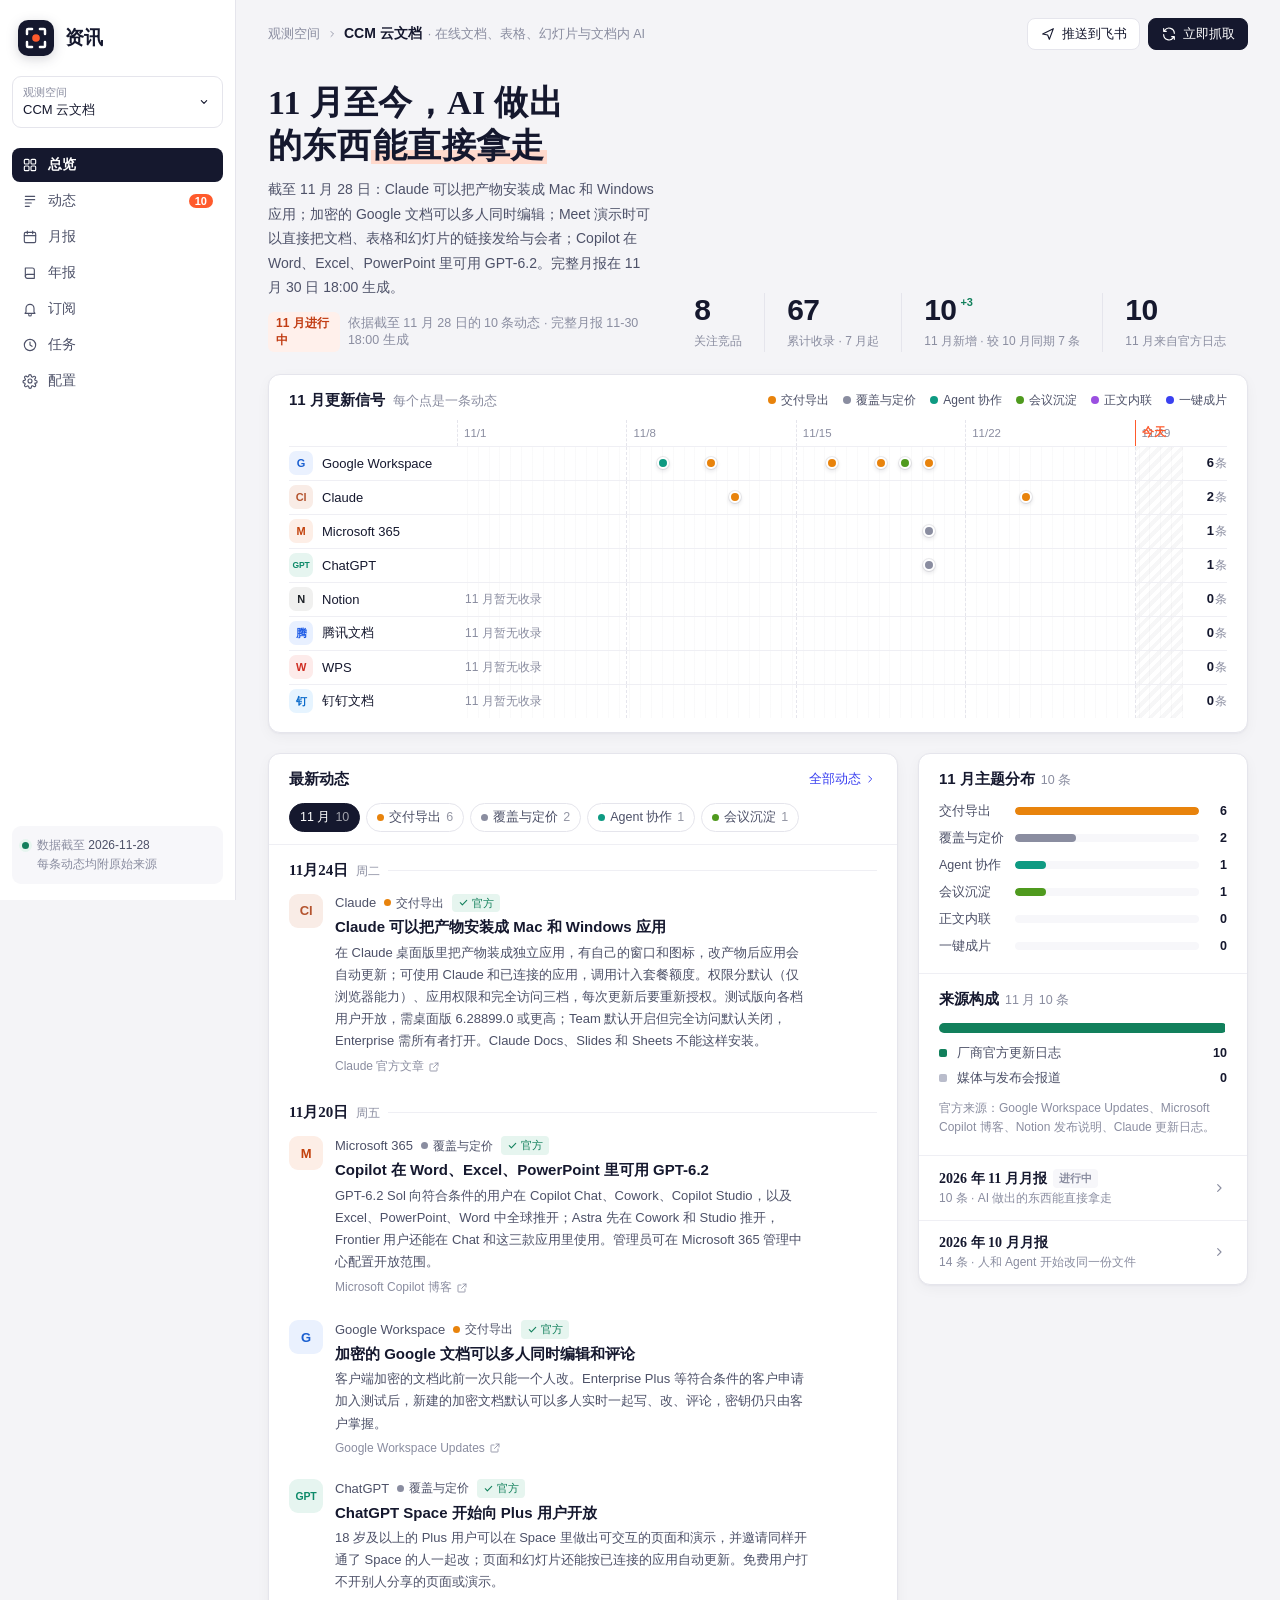
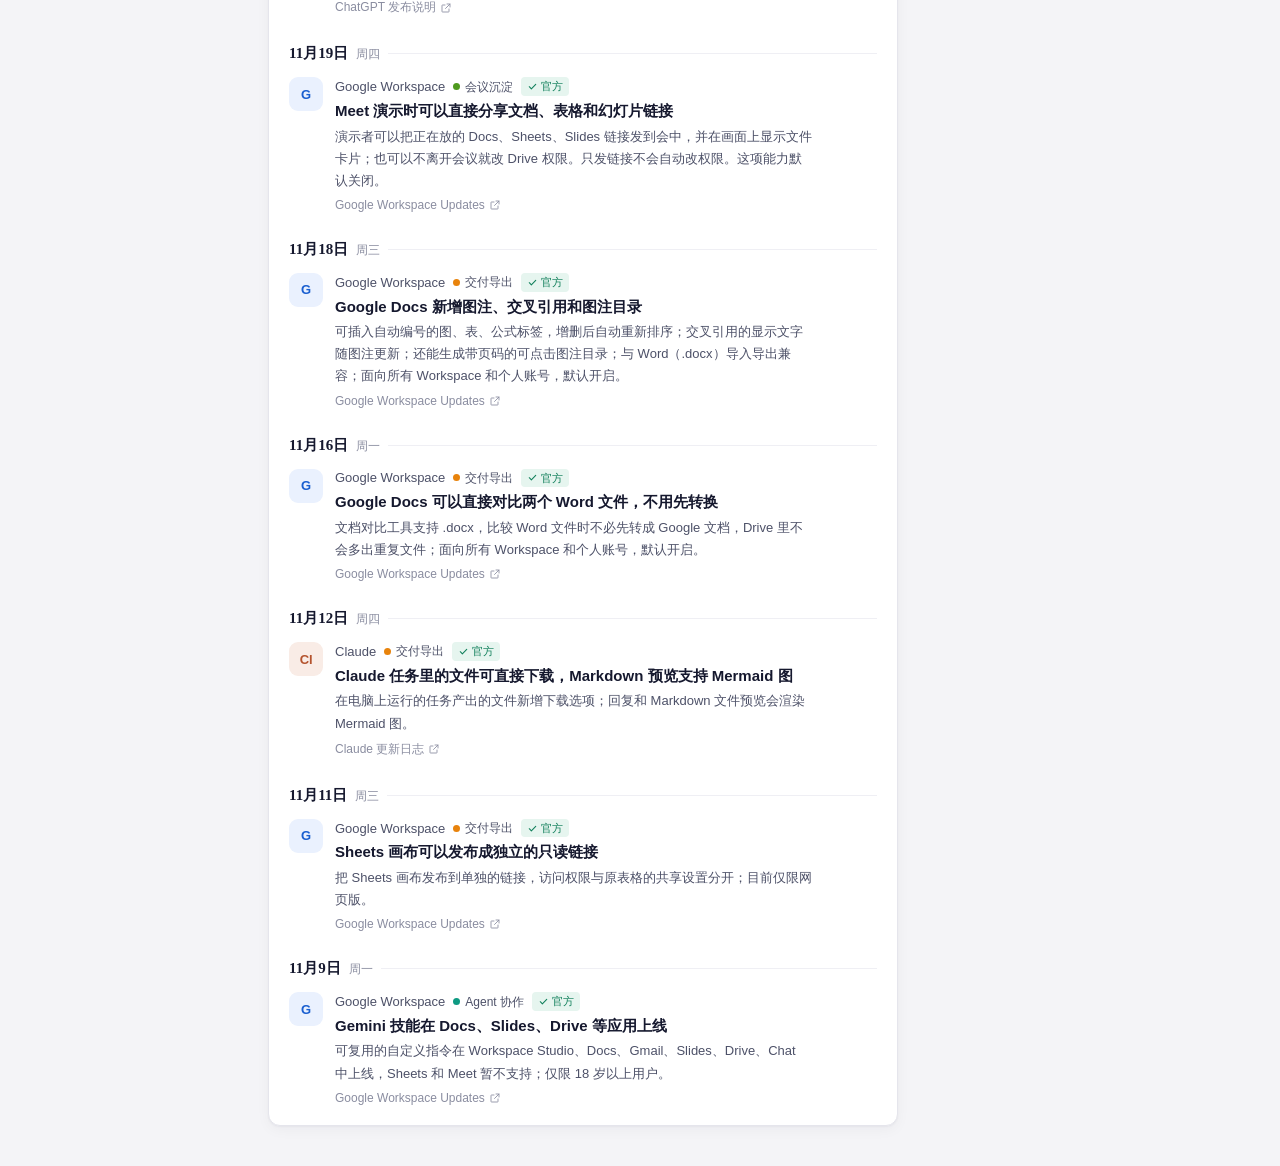
<file: index.html>
<!doctype html>
<html lang="zh-CN">
<head>
<meta charset="utf-8">
<meta name="viewport" content="width=device-width, initial-scale=1">
<title>资讯 · 总览</title>
<link rel="icon" href="data:image/svg+xml,%3Csvg xmlns='http://www.w3.org/2000/svg' viewBox='0 0 32 32'%3E%3Crect width='32' height='32' rx='9' fill='%2315182e'/%3E%3Cpath d='M8 12.5V9a1 1 0 0 1 1-1h3.5M19.5 8H23a1 1 0 0 1 1 1v3.5M24 19.5V23a1 1 0 0 1-1 1h-3.5M12.5 24H9a1 1 0 0 1-1-1v-3.5' fill='none' stroke='%23fff' stroke-width='2.2' stroke-linecap='round'/%3E%3Ccircle cx='16' cy='16' r='3.4' fill='%23ff5a2c'/%3E%3C/svg%3E">
<link rel="stylesheet" href="shared.css">
</head>
<!-- 版式与 竞品观测-总览.html 原稿一致；数据换成 10 月（最近完整月），全部来自 data.js 的真实收录 -->
<body>
<div class="app">
  <aside class="side"></aside>

  <main class="main">
    <header class="top">
      <div class="crumb">观测空间 <svg class="i" style="width:12px;height:12px"><use href="#i-right"/></svg> <b>CCM 云文档</b><span>· 在线文档、表格、幻灯片与文档内 AI</span></div>
      <div class="actions">
        <button class="btn" id="btn-push"><svg class="i"><use href="#i-send"/></svg>推送到飞书</button>
        <button class="btn primary" id="btn-crawl"><svg class="i"><use href="#i-refresh"/></svg>立即抓取</button>
      </div>
    </header>

    <div class="content">
      <section class="hero" aria-label="本月结论">
        <div>
          <h1 id="h1"></h1>
          <p id="lead"></p>
          <div class="hero-meta"><span class="chip" id="chip"></span><span id="hero-meta"></span></div>
        </div>
        <div class="kpis" id="kpis"></div>
      </section>

      <section class="panel" aria-label="竞品更新信号">
        <div class="panel-head">
          <h2 id="tl-title"><small>每个点是一条动态</small></h2>
          <div class="legend" id="legend"></div>
        </div>
        <div class="tl" id="timeline"></div>
      </section>

      <div class="cols">
        <section class="panel" aria-label="最新动态">
          <div class="panel-head">
            <h2>最新动态</h2>
            <a class="link" href="feed.html">全部动态<svg class="i" style="width:14px;height:14px"><use href="#i-right"/></svg></a>
          </div>
          <div class="tabs" role="tablist" id="tabs"></div>
          <div id="feed"></div>
          <div style="height:8px"></div>
        </section>

        <div class="aside">
          <section class="panel" aria-label="主题分布与来源">
            <div class="block">
              <div class="block-title"><h2 id="bars-title"></h2></div>
              <div class="bars" id="bars"></div>
            </div>
            <div class="block">
              <div class="block-title"><h2 id="src-title"></h2></div>
              <div class="stack" aria-hidden="true" id="stack"></div>
              <div class="src-list" id="src-list"></div>
              <p class="note" id="src-note"></p>
            </div>
            <div id="reports"></div>
          </section>
        </div>
      </div>
    </div>
  </main>
</div>

<script src="data.js"></script>
<script src="data-b2b.js"></script>
<script src="data-news.js"></script>
<script src="spaces.js"></script>
<script src="shell.js"></script>
<script>
const { SP, D, P, ORDER, T, U, esc, inMonth, feedHTML, logoHTML, toast, busy, pushDialog } = CW;
document.getElementById('src-note').textContent = SP.srcNote;
CW.side('index');

/* 首页展示最新的月份（11 月，进行中）；和上个月比同期（1 日到今天），不拿半个月比整月 */
const M = D.MONTHS[0], R = D.REPORT[M], LIVE = !!R.partial;
const TODAY = +D.NOW.slice(8), LAST = new Date(2026, M, 0).getDate();
const idx = inMonth(M), prevAll = inMonth(M - 1);
const prev = LIVE ? prevAll.filter(i => +U[i][0].slice(3) <= TODAY) : prevAll;
const off = idx.filter(i => U[i][3] === 'off').length;
const delta = idx.length - prev.length;

document.getElementById('h1').innerHTML = R.h1;
document.getElementById('lead').textContent = R.lead;
document.getElementById('chip').textContent = LIVE ? `${M} 月进行中` : `${M} 月月报结论`;
document.getElementById('hero-meta').textContent = LIVE ? `依据截至 ${M} 月 ${TODAY} 日的 ${idx.length} 条动态 · 完整月报 ${M}-${LAST} 18:00 生成` : `依据 ${idx.length} 条动态 · 2026-${M}-${LAST} 生成`;
document.getElementById('kpis').innerHTML = `
  <div class="kpi"><div class="kpi-value num">${ORDER.length}</div><div class="kpi-label">关注竞品</div></div>
  <div class="kpi"><div class="kpi-value num">${U.length}</div><div class="kpi-label">累计收录 · 7 月起</div></div>
  <div class="kpi"><div class="kpi-value num">${idx.length}<sup${delta < 0 ? ' class="down"' : ''}>${delta > 0 ? '+' : delta < 0 ? '−' : '±'}${Math.abs(delta)}</sup></div><div class="kpi-label">${M} 月新增 · 较 ${M - 1} 月${LIVE ? '同期' : ''} ${prev.length} 条</div></div>
  <div class="kpi"><div class="kpi-value num">${off}</div><div class="kpi-label">${M} 月来自官方日志</div></div>`;

/* 图例与主题计数：按当月条数排序 */
const tCount = t => idx.filter(i => U[i][2] === t).length;
const themes = Object.keys(T).sort((a, b) => tCount(b) - tCount(a));
document.getElementById('legend').innerHTML = themes.map(t => `<span><i style="background:${T[t][1]}"></i>${T[t][0]}</span>`).join('');

/* ---------- 信号时间轴：当月 1 日 – 月末 ---------- */
document.getElementById('tl-title').insertAdjacentText('afterbegin', `${M} 月更新信号`);
const SPAN = new Date(2026, M, 0).getDate(), START = new Date(2026, M - 1, 1);
const pos = d => { const [m, day] = d.split('-').map(Number); return ((new Date(2026, m - 1, day) - START) / 864e5 + .5) / SPAN * 100; };
const pad = n => String(n).padStart(2, '0');
const weeks = [1, 8, 15, 22, 29].map(d => `${pad(M)}-${pad(d)}`);
/* 进行中的月份：今天以后的部分淡化，并标出「今天」 */
const restL = LIVE ? pos(`${pad(M)}-${pad(TODAY)}`) + .5 / SPAN * 100 : 100;
const rest = LIVE ? `<div class="tl-rest" style="left:${restL}%"></div>` : '';
const order = [...ORDER].sort((a, b) => idx.filter(i => U[i][1] === b).length - idx.filter(i => U[i][1] === a).length);
let tl = `<div class="tl-axis"><div></div><div class="tl-track">
  ${weeks.map(w => `<div class="tl-month" style="left:${pos(w) - .5 / SPAN * 100}%">${+w.slice(0, 2)}/${+w.slice(3)}</div>`).join('')}${LIVE ? `<div class="tl-today" style="left:${restL}%">今天</div>` : ''}
</div><div></div></div>`;
for (const p of order) {
  const items = idx.filter(i => U[i][1] === p);
  let dots = rest + weeks.slice(1).map(w => `<div class="tl-grid" style="left:${pos(w) - .5 / SPAN * 100}%"></div>`).join('');
  if (!items.length) dots += `<span class="tl-empty">${M} 月${LIVE ? '暂' : ''}无收录</span>`;
  const seen = {};
  for (const i of items) {
    const [d, , t, , title] = U[i];
    const n = seen[d] = (seen[d] || 0) + 1, same = items.filter(j => U[j][0] === d).length;
    const dy = (n - 1) * 9 - (same - 1) * 4.5;
    dots += `<a class="dot${pos(d) > 60 ? ' tip-r' : ''}" href="detail.html#u${i}" style="left:${pos(d)}%;top:calc(50% + ${dy}px);background:${T[t][1]}" data-tip="${esc(`${+d.slice(0, 2)}/${+d.slice(3)} ${title}`)}" aria-label="${esc(title)}"></a>`;
  }
  tl += `<div class="tl-row">
    <div class="tl-name"><div class="logo sm ${P[p].cls}">${P[p].mark}</div><span>${P[p].name}</span></div>
    <div class="tl-track">${dots}</div>
    <div class="tl-count num">${items.length}<small>条</small></div>
  </div>`;
}
document.getElementById('timeline').innerHTML = tl;

/* ---------- 最新动态：按主题筛选 ---------- */
const tabs = document.getElementById('tabs');
tabs.innerHTML = `<span class="tab on" role="tab" tabindex="0" aria-selected="true" data-t="">${M} 月<span class="num">${idx.length}</span></span>` +
  themes.filter(tCount).map(t => `<span class="tab" role="tab" tabindex="0" aria-selected="false" data-t="${t}"><i style="background:${T[t][1]}"></i>${T[t][0]}<span class="num">${tCount(t)}</span></span>`).join('');
const renderFeed = t => { document.getElementById('feed').innerHTML = feedHTML(idx.filter(i => !t || U[i][2] === t)); };
const pick = el => { tabs.querySelectorAll('.tab').forEach(x => { x.classList.toggle('on', x === el); x.setAttribute('aria-selected', x === el); }); renderFeed(el.dataset.t); };
tabs.addEventListener('click', e => { const el = e.target.closest('.tab'); if (el) pick(el); });
tabs.addEventListener('keydown', e => { const el = e.target.closest('.tab'); if (el && (e.key === 'Enter' || e.key === ' ')) { e.preventDefault(); pick(el); } });
renderFeed('');

/* ---------- 右栏 ---------- */
const max = Math.max(...themes.map(tCount));
document.getElementById('bars-title').innerHTML = `${M} 月主题分布<small>${idx.length} 条</small>`;
document.getElementById('bars').innerHTML = themes.map(t => `
  <div class="bar"><span>${T[t][0]}</span><div class="bar-track"><div class="bar-fill" style="width:${tCount(t) / max * 100}%;background:${T[t][1]}"></div></div><span class="num">${tCount(t)}</span></div>`).join('');
document.getElementById('src-title').innerHTML = `来源构成<small>${M} 月 ${idx.length} 条</small>`;
document.getElementById('stack').innerHTML = `<span style="flex:${off};background:var(--ok)"></span><span style="flex:${idx.length - off};background:#b9bccb"></span>`;
document.getElementById('src-list').innerHTML = `
  <div><i style="background:var(--ok)"></i>厂商官方更新日志<b class="num">${off}</b></div>
  <div><i style="background:#b9bccb"></i>媒体与发布会报道<b class="num">${idx.length - off}</b></div>`;
const strip = h => h.replace(/<[^>]+>/g, '').replace(/^\d+ 月[^，]*，/, '');
document.getElementById('reports').innerHTML = [M, M - 1].map(m => `
  <a class="report-link" href="monthly.html#m${m}"><span><span class="serif">2026 年 ${m} 月月报${D.REPORT[m].partial ? '<span class="kind" style="margin-left:6px;vertical-align:1px">进行中</span>' : ''}</span><small>${inMonth(m).length} 条 · ${strip(D.REPORT[m].h1)}</small></span><svg class="i" style="color:var(--ink-3)"><use href="#i-right"/></svg></a>`).join('');

/* ---------- 顶栏按钮 ---------- */
document.getElementById('btn-push').onclick = () => pushDialog(`${M} 月${LIVE ? '进展' : '月报'} · ${strip(R.h1)}`);
document.getElementById('btn-crawl').onclick = e => busy(e.currentTarget, '抓取中…', 1600, () => toast(`抓取完成：${SP.SRC.length} 个来源都没有新动态`));
</script>
</body>
</html>
</file>
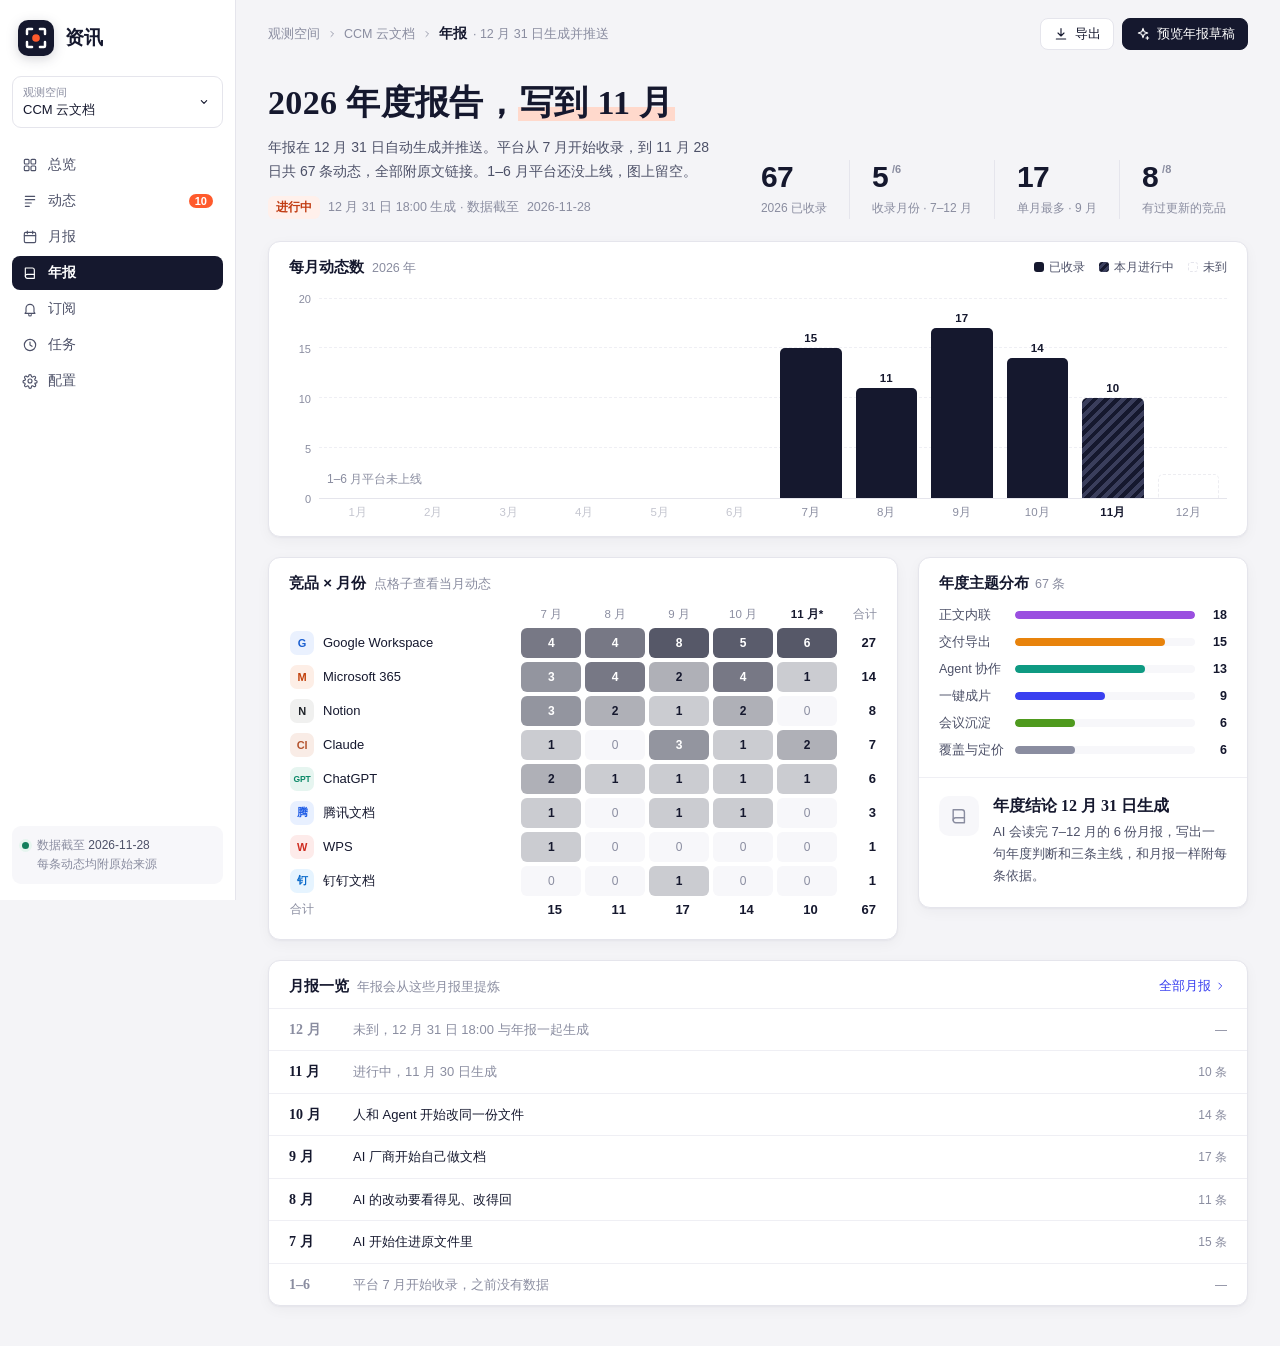
<file: annual.html>
<!doctype html>
<html lang="zh-CN">
<head>
<meta charset="utf-8">
<meta name="viewport" content="width=device-width, initial-scale=1">
<title>资讯 · 年报</title>
<link rel="icon" href="data:image/svg+xml,%3Csvg xmlns='http://www.w3.org/2000/svg' viewBox='0 0 32 32'%3E%3Crect width='32' height='32' rx='9' fill='%2315182e'/%3E%3Cpath d='M8 12.5V9a1 1 0 0 1 1-1h3.5M19.5 8H23a1 1 0 0 1 1 1v3.5M24 19.5V23a1 1 0 0 1-1 1h-3.5M12.5 24H9a1 1 0 0 1-1-1v-3.5' fill='none' stroke='%23fff' stroke-width='2.2' stroke-linecap='round'/%3E%3Ccircle cx='16' cy='16' r='3.4' fill='%23ff5a2c'/%3E%3C/svg%3E">
<link rel="stylesheet" href="shared.css">
<style>
  .cc-bar.partial { background: repeating-linear-gradient(135deg, var(--brand) 0 4px, #3a3e5c 4px 8px); }
  .cc-empty { position: absolute; left: 8px; bottom: 10px; font-size: 12px; color: var(--ink-3); }
  .heat td.c { cursor: pointer; }
  .heat td.c:hover { box-shadow: inset 0 0 0 2px var(--accent); }
</style>
</head>
<!-- 数据全部来自 data.js：2026-07-01 起真实收录，截至 2026-11-15。1–6 月平台尚未开始收录，不放任何数字。 -->
<body>
<div class="app">
  <aside class="side"></aside>

  <main class="main">
    <header class="top">
      <div class="crumb">观测空间 <svg class="i" style="width:12px;height:12px"><use href="#i-right"/></svg> <a href="index.html">CCM 云文档</a> <svg class="i" style="width:12px;height:12px"><use href="#i-right"/></svg> <b>年报</b><span>· 12 月 31 日生成并推送</span></div>
      <div class="actions">
        <button class="btn" id="btn-export"><svg class="i"><use href="#i-download"/></svg>导出</button>
        <button class="btn primary" id="btn-draft"><svg class="i"><use href="#i-spark"/></svg>预览年报草稿</button>
      </div>
    </header>

    <div class="content">
      <section class="hero" aria-label="年度概况">
        <div>
          <h1>2026 年度报告，<mark>写到 11 月</mark></h1>
          <p id="lead"></p>
          <div class="hero-meta"><span class="chip">进行中</span>12 月 31 日 18:00 生成 · 数据截至 <span id="now"></span></div>
        </div>
        <div class="kpis" id="kpis"></div>
      </section>

      <section class="panel" aria-label="每月动态数">
        <div class="panel-head">
          <h2>每月动态数<small>2026 年</small></h2>
          <div class="cc-key">
            <span><i style="background:var(--brand)"></i>已收录</span>
            <span><i style="background:repeating-linear-gradient(135deg,var(--brand) 0 3px,#3a3e5c 3px 6px)"></i>本月进行中</span>
            <span><i style="border:1px dashed var(--line)"></i>未到</span>
          </div>
        </div>
        <div class="cc">
          <div class="cc-y" id="cc-y"></div>
          <div class="cc-plot" id="cc-plot"></div>
        </div>
        <div class="cc-xwrap"><div></div><div class="cc-x" id="cc-x"></div></div>
      </section>

      <div class="cols">
        <section class="panel" aria-label="竞品 × 月份">
          <div class="panel-head">
            <h2>竞品 × 月份<small>点格子查看当月动态</small></h2>
          </div>
          <div class="heat"><table id="heat"></table></div>
        </section>

        <div class="aside">
          <section class="panel" aria-label="年度主题与结论">
            <div class="block">
              <div class="block-title"><h2 id="topics-title"></h2></div>
              <div class="bars" id="topics"></div>
            </div>
            <div class="pending" style="border-top:1px solid var(--line-soft)">
              <div class="pending-ico"><svg class="i" style="width:20px;height:20px"><use href="#i-book"/></svg></div>
              <div>
                <h3>年度结论 12 月 31 日生成</h3>
                <p>AI 会读完 7–12 月的 6 份月报，写出一句年度判断和三条主线，和月报一样附每条依据。</p>
              </div>
            </div>
          </section>
        </div>
      </div>

      <section class="panel" aria-label="月报一览">
        <div class="panel-head" style="padding-bottom:12px">
          <h2>月报一览<small>年报会从这些月报里提炼</small></h2>
          <a class="link" href="monthly.html">全部月报<svg class="i" style="width:14px;height:14px"><use href="#i-right"/></svg></a>
        </div>
        <div class="miles" id="miles"></div>
      </section>
    </div>
  </main>
</div>

<script src="data.js"></script>
<script src="data-b2b.js"></script>
<script src="data-news.js"></script>
<script src="spaces.js"></script>
<script src="shell.js"></script>
<script>
const { D, P, ORDER, T, U, esc, inMonth, logoHTML, modal, toast, busy } = CW;
CW.side('annual');

const NOWM = CW.CUR, COLLECTED = D.MONTHS.slice().reverse();
document.getElementById('now').textContent = D.NOW;
const cnt = m => inMonth(m).length;
const total = U.length, full = [7, 8, 9, 10];
const peak = full.reduce((a, m) => cnt(m) > cnt(a) ? m : a, 7);

document.getElementById('lead').textContent = `年报在 12 月 31 日自动生成并推送。平台从 7 月开始收录，到 ${NOWM} 月 ${CW.DAY} 日共 ${total} 条动态，全部附原文链接。1–6 月平台还没上线，图上留空。`;
document.getElementById('kpis').innerHTML = `
  <div class="kpi"><div class="kpi-value num">${total}</div><div class="kpi-label">2026 已收录</div></div>
  <div class="kpi"><div class="kpi-value num">${COLLECTED.length}<sup class="down">/6</sup></div><div class="kpi-label">收录月份 · 7–12 月</div></div>
  <div class="kpi"><div class="kpi-value num">${cnt(peak)}</div><div class="kpi-label">单月最多 · ${peak} 月</div></div>
  <div class="kpi"><div class="kpi-value num">${new Set(U.map(u => u[1])).size}<sup class="down">/${ORDER.length}</sup></div><div class="kpi-label">有过更新的竞品</div></div>`;

/* ---------- 柱状图 ---------- */
/* 纵轴按当前空间最多的月份取整到 5 */
const YMAX = Math.max(20, Math.ceil(Math.max(...COLLECTED.map(cnt)) / 5) * 5), TICKS = Array.from({ length: YMAX / 5 + 1 }, (_, k) => k * 5);
document.getElementById('cc-y').innerHTML = TICKS.map(v => `<span class="num" style="bottom:${v / YMAX * 100}%">${v}</span>`).join('');
document.getElementById('cc-plot').innerHTML =
  TICKS.slice(1).map(v => `<div class="cc-line" style="bottom:${v / YMAX * 100}%"></div>`).join('') +
  `<div class="cc-bars">${Array.from({ length: 12 }, (_, k) => { const m = k + 1;
    if (m < 7) return '<div></div>';
    if (m > NOWM) return `<div class="cc-bar future" style="height:12%" title="${m} 月未到"></div>`;
    const v = cnt(m);
    return `<a class="cc-bar${m === NOWM ? ' partial' : ''}" href="monthly.html#m${m}" style="height:${v / YMAX * 100}%" title="${m} 月 ${v} 条${m === NOWM ? '（截至 ${CW.DAY} 日）' : ''}" aria-label="${m} 月 ${v} 条"><span class="cc-val num">${v}</span></a>`; }).join('')}</div>` +
  `<span class="cc-empty">1–6 月平台未上线</span>`;
document.getElementById('cc-x').innerHTML = Array.from({ length: 12 }, (_, k) => `<span class="num${k + 1 === NOWM ? ' now' : ''}"${k < 6 ? ' style="opacity:.5"' : ''}>${k + 1}月</span>`).join('');

/* ---------- 热力表 ---------- */
const shade = v => {
  if (!v) return 'class="c zero"';
  const a = Math.min(.1 + v / 5 * .6, .72);
  return `class="c num" style="background:rgba(21,24,46,${a.toFixed(2)});color:${a > .42 ? '#fff' : 'var(--ink)'}"`;
};
const order = [...ORDER].sort((a, b) => U.filter(u => u[1] === b).length - U.filter(u => u[1] === a).length);
document.getElementById('heat').innerHTML = `
  <thead><tr><th></th>${COLLECTED.map(m => `<th class="num${m === NOWM ? ' now' : ''}">${m} 月${m === NOWM ? '*' : ''}</th>`).join('')}<th class="num" style="text-align:right">合计</th></tr></thead>
  <tbody>${order.map(p => { const r = COLLECTED.map(m => inMonth(m).filter(i => U[i][1] === p).length);
    return `<tr><td class="name"><div class="tl-name">${logoHTML(p, true)}<span>${P[p].name}</span></div></td>${r.map((v, k) => `<td ${shade(v)} data-p="${p}" data-m="${COLLECTED[k]}" tabindex="0" title="${P[p].name} · ${COLLECTED[k]} 月 ${v} 条">${v}</td>`).join('')}<td class="sum num">${r.reduce((a, b) => a + b, 0)}</td></tr>`; }).join('')}</tbody>
  <tfoot><tr><td class="name" style="font-size:12px;color:var(--ink-3)">合计</td>${COLLECTED.map(m => `<td class="sum num" style="text-align:center">${cnt(m)}</td>`).join('')}<td class="sum num">${total}</td></tr></tfoot>`;
const openCell = td => {
  const p = td.dataset.p, m = +td.dataset.m, ids = inMonth(m).filter(i => U[i][1] === p);
  modal({ title: `${P[p].name} · ${m} 月`, sub: ids.length ? `${ids.length} 条动态` : '这个月没有可核实的公开更新', ok: ids.length ? '在动态页查看' : '知道了', wide: true,
    body: ids.length ? `<div class="rel">${ids.map(i => `<a href="detail.html#u${i}">${logoHTML(p, true)}<span><span class="t">${esc(U[i][4])}</span><small>${+U[i][0].slice(0, 2)} 月 ${+U[i][0].slice(3)} 日 · ${T[U[i][2]][0]}</small></span></a>`).join('')}</div>` : `<p class="note" style="margin:0">平台检索了 ${P[p].name} 的官方日志和媒体报道，这个月没有找到可核实的发布。</p>`,
    onOk() { if (ids.length) location.href = `feed.html#p-${p}`; } });
};
const heat = document.getElementById('heat');
heat.addEventListener('click', e => { const td = e.target.closest('td.c'); if (td) openCell(td); });
heat.addEventListener('keydown', e => { const td = e.target.closest('td.c'); if (td && (e.key === 'Enter' || e.key === ' ')) { e.preventDefault(); openCell(td); } });

/* ---------- 年度主题分布 ---------- */
const tc = t => U.filter(u => u[2] === t).length;
const themes = Object.keys(T).sort((a, b) => tc(b) - tc(a)), tmax = tc(themes[0]);
document.getElementById('topics-title').innerHTML = `年度主题分布<small>${total} 条</small>`;
document.getElementById('topics').innerHTML = themes.map(t => `
  <a class="bar" href="feed.html#t-${t}" style="grid-template-columns:66px 1fr 22px"><span>${T[t][0]}</span><div class="bar-track"><div class="bar-fill" style="width:${tc(t) / tmax * 100}%;background:${T[t][1]}"></div></div><span class="num">${tc(t)}</span></a>`).join('');

/* ---------- 月报一览 ---------- */
const strip = h => h.replace(/<[^>]+>/g, '').replace(/^\d+ 月[，]?/, '');
document.getElementById('miles').innerHTML =
  (D.MONTHS.includes(12) ? '' : `<div class="mile"><span class="m" style="color:var(--ink-3)">12 月</span><span class="t ph">未到，12 月 31 日 18:00 与年报一起生成</span><span class="n">—</span></div>`) +
  D.MONTHS.map(m => `<a class="mile" href="monthly.html#m${m}"><span class="m">${m} 月</span><span class="t${D.REPORT[m].partial ? ' ph' : ''}">${D.REPORT[m].partial ? `进行中，${NOWM} 月 ${CW.lastDay(NOWM)} 日生成` : strip(D.REPORT[m].h1)}</span><span class="n num">${cnt(m)} 条</span></a>`).join('') +
  `<div class="mile"><span class="m" style="color:var(--ink-3)">1–6</span><span class="t ph">平台 7 月开始收录，之前没有数据</span><span class="n">—</span></div>`;

document.getElementById('btn-draft').onclick = e => busy(e.currentTarget, '起草中…', 1600, () => modal({
  title: '年报草稿预览', sub: `依据 7–${CW.FULL} 月 ${CW.FULL - 6} 份月报和 ${NOWM} 月已收录动态，正式版 12 月 31 日生成`, ok: '知道了', wide: true,
  body: `<p class="note" style="margin:0 0 4px">下面是按已有月报拼出的骨架，年度判断要等 12 月数据齐了再写。</p>
    <div class="list-plain">${D.MONTHS.slice().reverse().map(m => `<div><span><b>${m} 月</b> · ${D.REPORT[m].partial ? '进行中' : strip(D.REPORT[m].h1)}</span><span class="num">${cnt(m)} 条</span></div>`).join('')}</div>
    <div class="list-plain" style="margin-top:6px">${themes.slice(0, 3).map(t => `<div><span>主线候选 · <b>${T[t][0]}</b></span><span class="num">${tc(t)} 条</span></div>`).join('')}</div>`,
}));
document.getElementById('btn-export').onclick = () => toast(`已导出年报数据：${total} 条动态，${COLLECTED.length} 个月`);
</script>
</body>
</html>
</file>
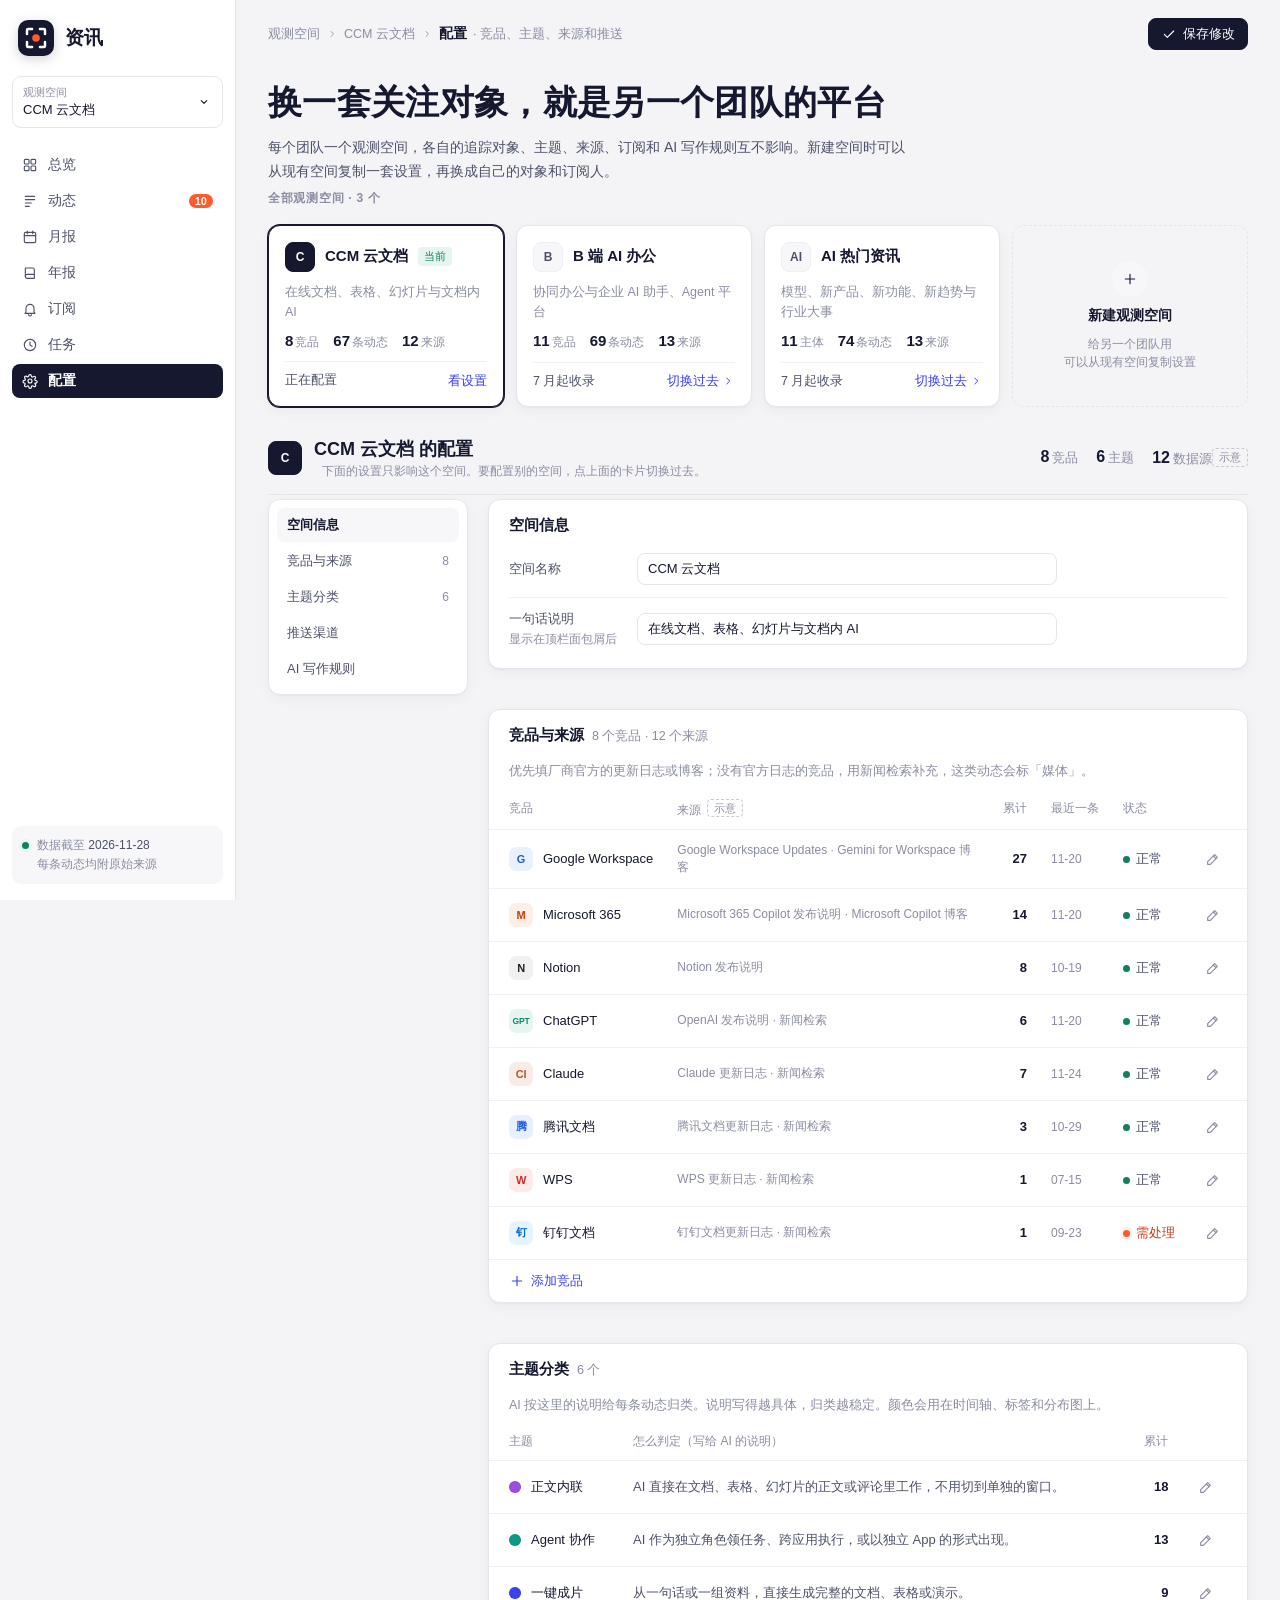
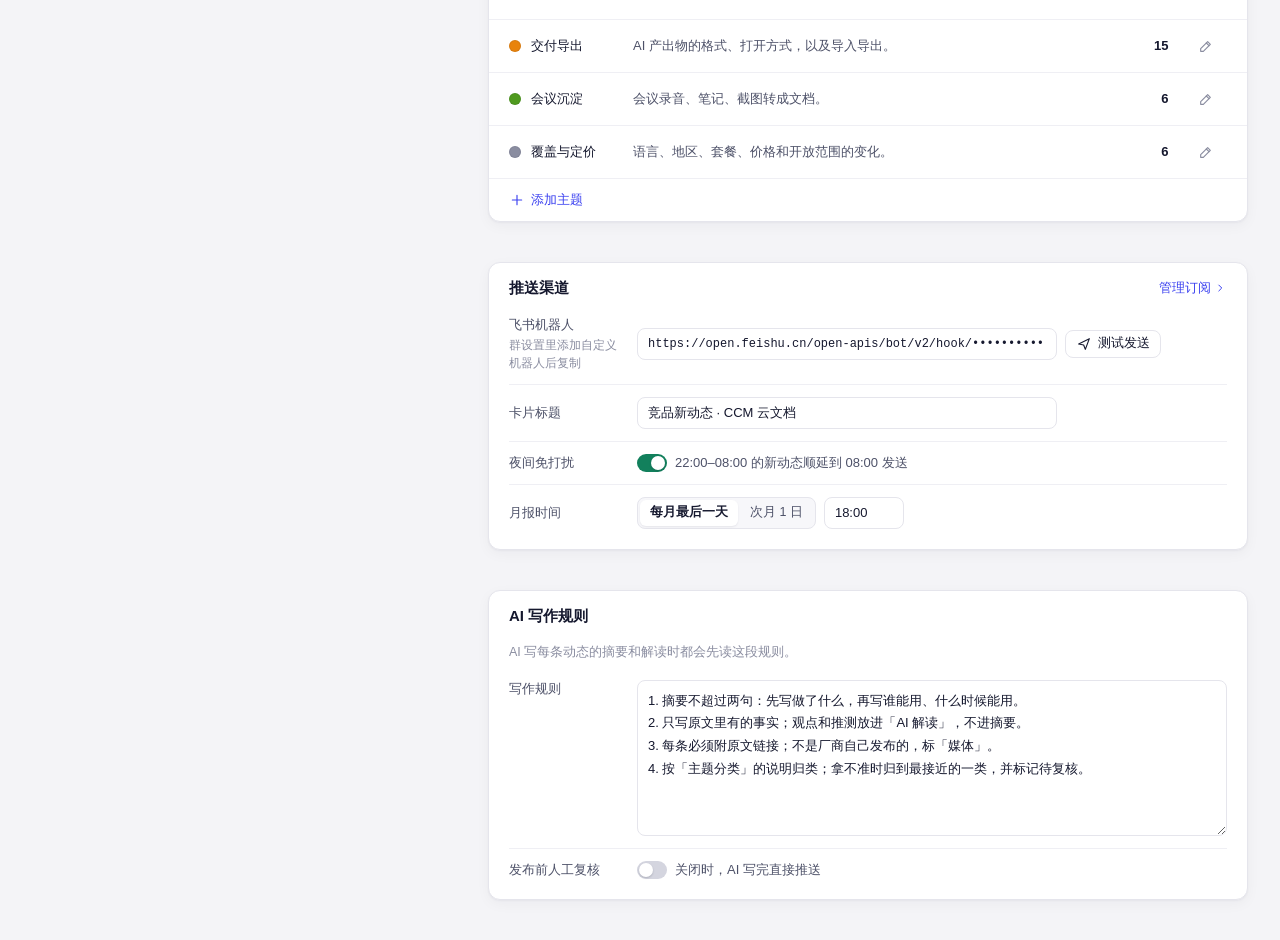
<file: config.html>
<!doctype html>
<html lang="zh-CN">
<head>
<meta charset="utf-8">
<meta name="viewport" content="width=device-width, initial-scale=1">
<title>资讯 · 配置</title>
<link rel="icon" href="data:image/svg+xml,%3Csvg xmlns='http://www.w3.org/2000/svg' viewBox='0 0 32 32'%3E%3Crect width='32' height='32' rx='9' fill='%2315182e'/%3E%3Cpath d='M8 12.5V9a1 1 0 0 1 1-1h3.5M19.5 8H23a1 1 0 0 1 1 1v3.5M24 19.5V23a1 1 0 0 1-1 1h-3.5M12.5 24H9a1 1 0 0 1-1-1v-3.5' fill='none' stroke='%23fff' stroke-width='2.2' stroke-linecap='round'/%3E%3Ccircle cx='16' cy='16' r='3.4' fill='%23ff5a2c'/%3E%3C/svg%3E">
<link rel="stylesheet" href="shared.css">
</head>
<!-- 竞品、主题与累计条数来自 data.js 的真实收录；其他空间名称、来源清单、机器人地址为示意 -->
<body>
<div class="app">
  <aside class="side"></aside>

  <main class="main">
    <header class="top">
      <div class="crumb">观测空间 <svg class="i" style="width:12px;height:12px"><use href="#i-right"/></svg> <a href="index.html" id="crumb-name">CCM 云文档</a> <svg class="i" style="width:12px;height:12px"><use href="#i-right"/></svg> <b>配置</b><span>· 竞品、主题、来源和推送</span></div>
      <div class="actions">
        <button class="btn primary" id="btn-save"><svg class="i"><use href="#i-check"/></svg>保存修改</button>
      </div>
    </header>

    <div class="content">
      <section class="hero" aria-label="观测空间" style="grid-template-columns:1fr;padding-bottom:0">
        <div>
          <h1>换一套关注对象，就是另一个团队的平台</h1>
          <p>每个团队一个观测空间，各自的追踪对象、主题、来源、订阅和 AI 写作规则互不影响。新建空间时可以从现有空间复制一套设置，再换成自己的对象和订阅人。</p>
        </div>
      </section>

      <p class="section-label" id="spaces-label">全部观测空间</p>
      <div class="space-grid" id="spaces"></div>

      <div class="scope-head" id="scope">
        <span class="av" id="scope-av">C</span>
        <h2><span id="scope-name">CCM 云文档</span> 的配置<small>下面的设置只影响这个空间。要配置别的空间，点上面的卡片切换过去。</small></h2>
        <div class="scope-stats"><span><b class="num" id="k-comp">8</b><span id="k-unit">竞品</span></span><span><b class="num" id="k-topic">6</b>主题</span><span><b class="num" id="k-src">12</b>数据源<span class="demo">示意</span></span></div>
      </div>

      <div class="split">
        <nav class="panel subnav" aria-label="配置分区">
          <a href="#space" class="on">空间信息</a>
          <a href="#sources">竞品与来源<span class="num" id="n-comp">8</span></a>
          <a href="#topics">主题分类<span class="num" id="n-topic">6</span></a>
          <a href="#push">推送渠道</a>
          <a href="#ai">AI 写作规则</a>
        </nav>

        <div class="stack-col">
          <section class="panel anchor" id="space" aria-label="空间信息">
            <div class="panel-head"><h2>空间信息</h2></div>
            <div class="form">
              <div class="form-row"><label class="lbl" for="f-name">空间名称</label><input class="input" id="f-name" value="CCM 云文档"></div>
              <div class="form-row"><label class="lbl" for="f-desc">一句话说明<small>显示在顶栏面包屑后</small></label><input class="input" id="f-desc" value="在线文档、表格、幻灯片与文档内 AI"></div>
            </div>
          </section>

          <section class="panel anchor" id="sources" aria-label="竞品与来源">
            <div class="panel-head">
              <h2 id="comp-title">竞品与来源<small>8 个竞品 · 12 个来源</small></h2>
              <p class="panel-sub">优先填厂商官方的更新日志或博客；没有官方日志的竞品，用新闻检索补充，这类动态会标「媒体」。</p>
            </div>
            <div class="table-wrap">
              <table class="table">
                <thead><tr><th>竞品</th><th>来源<span class="demo" style="margin-left:6px">示意</span></th><th class="r">累计</th><th>最近一条</th><th>状态</th><th class="r"></th></tr></thead>
                <tbody id="comp"></tbody>
              </table>
            </div>
            <button class="add-row" id="add-comp"><svg class="i"><use href="#i-plus"/></svg>添加竞品</button>
          </section>

          <section class="panel anchor" id="topics" aria-label="主题分类">
            <div class="panel-head">
              <h2 id="topic-title">主题分类<small>6 个</small></h2>
              <p class="panel-sub">AI 按这里的说明给每条动态归类。说明写得越具体，归类越稳定。颜色会用在时间轴、标签和分布图上。</p>
            </div>
            <div class="table-wrap">
              <table class="table">
                <thead><tr><th>主题</th><th>怎么判定（写给 AI 的说明）</th><th class="r">累计</th><th class="r"></th></tr></thead>
                <tbody id="tps"></tbody>
              </table>
            </div>
            <button class="add-row" id="add-topic"><svg class="i"><use href="#i-plus"/></svg>添加主题</button>
          </section>

          <section class="panel anchor" id="push" aria-label="推送渠道">
            <div class="panel-head"><h2>推送渠道</h2><a class="link" href="subscribe.html">管理订阅<svg class="i" style="width:14px;height:14px"><use href="#i-right"/></svg></a></div>
            <div class="form">
              <div class="form-row"><label class="lbl" for="f-hook">飞书机器人<small>群设置里添加自定义机器人后复制</small></label>
                <div class="input-row"><input class="input mono" id="f-hook" value="https://open.feishu.cn/open-apis/bot/v2/hook/••••••••••••3f2a" readonly><button class="btn sm" type="button" id="btn-hook"><svg class="i"><use href="#i-send"/></svg>测试发送</button></div>
              </div>
              <div class="form-row"><label class="lbl" for="f-title">卡片标题</label><input class="input" id="f-title" value="竞品新动态 · CCM 云文档"></div>
              <div class="form-row"><span class="lbl">夜间免打扰</span>
                <div class="input-row"><button class="switch" role="switch" aria-checked="true" aria-label="夜间免打扰"></button><span style="font-size:13px;color:var(--ink-2)">22:00–08:00 的新动态顺延到 08:00 发送</span></div>
              </div>
              <div class="form-row"><span class="lbl">月报时间</span>
                <div class="input-row"><div class="seg" role="group" aria-label="月报时间"><button class="on">每月最后一天</button><button>次月 1 日</button></div><input class="input num" id="f-time" value="18:00" style="width:80px"></div>
              </div>
            </div>
          </section>

          <section class="panel anchor" id="ai" aria-label="AI 写作规则">
            <div class="panel-head">
              <h2>AI 写作规则</h2>
              <p class="panel-sub">AI 写每条动态的摘要和解读时都会先读这段规则。</p>
            </div>
            <div class="form">
              <div class="form-row top"><label class="lbl" for="f-rule">写作规则</label>
                <textarea class="input" id="f-rule" rows="6">1. 摘要不超过两句：先写做了什么，再写谁能用、什么时候能用。
2. 只写原文里有的事实；观点和推测放进「AI 解读」，不进摘要。
3. 每条必须附原文链接；不是厂商自己发布的，标「媒体」。
4. 按「主题分类」的说明归类；拿不准时归到最接近的一类，并标记待复核。</textarea>
              </div>
              <div class="form-row"><span class="lbl">发布前人工复核</span>
                <div class="input-row"><button class="switch" role="switch" aria-checked="false" aria-label="发布前人工复核"></button><span style="font-size:13px;color:var(--ink-2)">关闭时，AI 写完直接推送</span></div>
              </div>
            </div>
          </section>
        </div>
      </div>
    </div>
  </main>
</div>

<script src="data.js"></script>
<script src="data-b2b.js"></script>
<script src="data-news.js"></script>
<script src="spaces.js"></script>
<script src="shell.js"></script>
<script>
const { SP, SPACES: LIST, HEX, srcOf, FAILING, withSpace, P, ORDER, T, U, esc, logoHTML, modal, val, toast, busy } = CW;
document.getElementById('f-name').value = SP.name;
document.getElementById('f-desc').value = SP.desc;
document.getElementById('f-title').value = `${SP.unit === '竞品' ? '竞品新动态' : 'AI 新动态'} · ${SP.name}`;
document.getElementById('k-src').textContent = SP.SRC.length;
CW.side('config');

/* 全部观测空间（平台级）：固定顺序，当前空间高亮；新建的空间只在本页演示 */
const SPACES = LIST.map(x => ({ ...x }));
document.getElementById('scope-av').textContent = SP.av;
document.getElementById('scope-name').textContent = SP.name;
document.getElementById('k-unit').textContent = SP.unit;
const tile = x => {
  const cur = x.key === SP.key;
  const body = `<div class="space-tile-head"><span class="av">${esc(x.av)}</span><b>${esc(x.name)}</b>${cur ? '<span class="kind off">当前</span>' : x.key ? '' : '<span class="demo">示意</span>'}</div>
    <p>${esc(x.desc || '')}</p>
    <div class="space-tile-stats"><span><b class="num">${x.comps}</b>${esc(x.unit)}</span><span><b class="num">${x.total}</b>条动态</span><span><b class="num">${x.srcs}</b>来源</span></div>
    <div class="space-tile-foot">${cur ? '<span>正在配置</span><a class="link" href="#scope">看设置</a>' : x.key ? `<span>${x.total ? '7 月起收录' : ''}</span><span class="go">切换过去<svg class="i" style="width:14px;height:14px"><use href="#i-right"/></svg></span>` : '<span>等待首次抓取 · 明天 09:00</span>'}</div>`;
  return cur || !x.key ? `<div class="space-tile${cur ? ' on' : ''}" role="listitem" data-keep>${body}</div>` : `<a class="space-tile" role="listitem" href="${withSpace('config.html', x.key)}" data-space="${x.key}" data-keep>${body}</a>`;
};
const renderSpaces = () => {
  document.getElementById('spaces').innerHTML = SPACES.map(tile).join('') +
    `<button type="button" class="space-tile new" id="btn-new-space"><span class="plus"><svg class="i"><use href="#i-plus"/></svg></span><b>新建观测空间</b><small>给另一个团队用<br>可以从现有空间复制设置</small></button>`;
  document.getElementById('spaces-label').textContent = `全部观测空间 · ${SPACES.length} 个`;
};
renderSpaces();
document.getElementById('spaces').setAttribute('role', 'list');
document.getElementById('spaces').addEventListener('click', e => {
  const a = e.target.closest('[data-space]'); if (a) CW.store.raw('space', a.dataset.space);
  if (e.target.closest('#btn-new-space')) newSpace();
});
renderSpaces();

/* 来源：该竞品的官方来源；有媒体条目的再加「新闻检索」 */
const SRCS = Object.fromEntries(ORDER.map(p => [p, [...srcOf(p), ...(U.some(u => u[1] === p && u[3] === 'media') ? ['新闻检索'] : [])].join(' · ') || '新闻检索']));
const COMP = ORDER.map(p => ({ id: p, name: P[p].name, mark: P[p].mark, cls: P[p].cls, src: SRCS[p] }));
function renderComp() {
  document.getElementById('comp').innerHTML = COMP.map((c, k) => { const n = U.filter(u => u[1] === c.id), last = n[0];
    return `<tr class="${c.fresh ? 'row-new' : ''}">
      <td><div class="cell"><div class="logo sm ${c.cls}">${esc(c.mark)}</div><b>${esc(c.name)}</b></div></td>
      <td class="muted">${esc(c.src)}</td>
      <td class="r num" style="color:var(--ink);font-weight:600">${n.length}</td>
      <td class="muted num" style="white-space:nowrap">${last ? `<a href="detail.html#u${U.indexOf(last)}">${last[0]}</a>` : c.fresh ? '等待首次抓取' : '—'}</td>
      <td>${FAILING && c.id === FAILING[1] ? '<a class="st warn" href="tasks.html">需处理</a>' : c.fresh ? '<span class="st run">待抓取</span>' : '<span class="st ok">正常</span>'}</td>
      <td class="r"><button class="icon-btn" data-ec="${k}" aria-label="编辑 ${esc(c.name)}"><svg class="i"><use href="#i-edit"/></svg></button></td>
    </tr>`; }).join('');
  const nsrc = COMP.reduce((a, c) => a + c.src.split('·').filter(x => !x.includes('新闻检索')).length, 0) + 2;
  document.getElementById('comp-title').innerHTML = `竞品与来源<small>${COMP.length} 个竞品 · ${nsrc} 个来源</small>`;
  document.getElementById('k-comp').textContent = document.getElementById('n-comp').textContent = COMP.length;
}
function editComp(c) {
  const isNew = !c; c = c || { id: 'new' + Date.now(), name: '', mark: '', cls: 'l-notion', src: '', fresh: true };
  modal({ title: isNew ? '添加竞品' : `编辑 ${c.name}`, sub: '来源越接近厂商官方，收录越准确', ok: isNew ? '添加' : '保存',
    body: `<div style="display:grid;grid-template-columns:1fr 90px;gap:12px">
        <div class="field"><label for="c-name">竞品名称</label><input class="input" id="c-name" name="name" value="${esc(c.name)}" placeholder="例如：飞书文档" maxlength="20"></div>
        <div class="field"><label for="c-mark">标识</label><input class="input" id="c-mark" name="mark" value="${esc(c.mark)}" placeholder="1–3 字" maxlength="3"></div></div>
      <div class="field"><label for="c-src">来源</label><textarea class="input" id="c-src" name="src" rows="3" placeholder="每行一个：官方更新日志、博客地址，或「新闻检索」">${esc(c.src.split(' · ').join('\n'))}</textarea></div>`,
    onOk(f, err) { const name = val(f, 'name'), src = val(f, 'src');
      if (!name) { err('填写竞品名称'); return false; } if (!src) { err('至少填一个来源'); return false; }
      Object.assign(c, { name, mark: val(f, 'mark') || name.slice(0, 1), src: src.split('\n').map(x => x.trim()).filter(Boolean).join(' · ') });
      if (isNew) COMP.push(c); renderComp(); dirty(); toast(isNew ? `已添加「${name}」，下次抓取时开始收录` : `已更新「${name}」`); } });
}
document.getElementById('comp').addEventListener('click', e => { const b = e.target.closest('[data-ec]'); if (b) editComp(COMP[+b.dataset.ec]); });
document.getElementById('add-comp').onclick = () => editComp();

const PALETTE = ['#9a4fe0', '#0e9a82', '#3a40f0', '#e8830c', '#4f9a1e', '#8a8da0', '#d6457a', '#1d8fd6'];
/* 主题名、颜色和判定说明都来自当前空间（spaces.js） */
const TOP = Object.keys(T).map((t, k) => ({ id: t, name: T[t][0], color: HEX[T[t][1]] || PALETTE[k], rule: T[t][2] }));
function renderTopics() {
  document.getElementById('tps').innerHTML = TOP.map((t, k) => `
    <tr class="${t.fresh ? 'row-new' : ''}">
      <td style="white-space:nowrap"><div class="cell"><span class="swatch" style="background:${t.color}"></span><b>${esc(t.name)}</b></div></td>
      <td>${esc(t.rule)}</td>
      <td class="r num" style="color:var(--ink);font-weight:600">${t.fresh ? '—' : `<a href="feed.html#t-${t.id}">${U.filter(u => u[2] === t.id).length}</a>`}</td>
      <td class="r"><button class="icon-btn" data-et="${k}" aria-label="编辑 ${esc(t.name)}"><svg class="i"><use href="#i-edit"/></svg></button></td>
    </tr>`).join('');
  document.getElementById('topic-title').innerHTML = `主题分类<small>${TOP.length} 个</small>`;
  document.getElementById('k-topic').textContent = document.getElementById('n-topic').textContent = TOP.length;
}
function editTopic(t) {
  const isNew = !t; t = t || { id: 'new' + Date.now(), name: '', color: PALETTE[6], rule: '', fresh: true };
  modal({ title: isNew ? '添加主题' : `编辑「${t.name}」`, sub: '改了判定说明后，新收录的动态按新说明归类', ok: isNew ? '添加' : '保存',
    body: `<div class="field"><label for="t-name">主题名称</label><input class="input" id="t-name" name="name" value="${esc(t.name)}" maxlength="8" placeholder="不超过 8 个字"></div>
      <div class="field"><span class="lbl">颜色</span><div class="colors">${PALETTE.map(c => `<label style="background:${c}"><input type="radio" name="color" value="${c}"${c === t.color ? ' checked' : ''} aria-label="颜色 ${c}"></label>`).join('')}</div></div>
      <div class="field"><label for="t-rule">怎么判定</label><textarea class="input" id="t-rule" name="rule" rows="3" placeholder="写给 AI：什么样的动态归到这一类">${esc(t.rule)}</textarea></div>`,
    onOk(f, err) { const name = val(f, 'name'), rule = val(f, 'rule');
      if (!name) { err('填写主题名称'); return false; } if (rule.length < 8) { err('判定说明写具体一点，至少 8 个字'); return false; }
      Object.assign(t, { name, rule, color: f.querySelector('[name=color]:checked').value });
      if (isNew) TOP.push(t); renderTopics(); dirty(); toast(isNew ? `已添加主题「${name}」` : `已更新「${name}」`); } });
}
document.getElementById('tps').addEventListener('click', e => { const b = e.target.closest('[data-et]'); if (b) editTopic(TOP[+b.dataset.et]); });
document.getElementById('add-topic').onclick = () => editTopic();

const saveBtn = document.getElementById('btn-save');
function dirty() { saveBtn.innerHTML = '<svg class="i"><use href="#i-check"/></svg>保存修改 ·'; }
document.querySelectorAll('.form input, .form textarea').forEach(el => el.addEventListener('input', dirty));
document.querySelectorAll('.form .switch, .form .seg button').forEach(el => el.addEventListener('click', dirty));
saveBtn.onclick = () => {
  const name = document.getElementById('f-name').value.trim();
  if (!name) { toast('空间名称不能为空', 'warn'); document.getElementById('f-name').focus(); return; }
  busy(saveBtn, '保存中…', 700, () => {
    document.getElementById('crumb-name').textContent = name; document.getElementById('scope-name').textContent = name;
    const me = SPACES.find(x => x.key === SP.key); me.name = name; me.desc = document.getElementById('f-desc').value.trim(); renderSpaces();
    saveBtn.innerHTML = '<svg class="i"><use href="#i-check"/></svg>保存修改';
    toast('已保存，下次抓取和推送按新配置执行');
  });
};
function newSpace() { const m = modal({
  title: '新建观测空间', sub: '给另一个团队用：先复制一套现成的设置，再换成自己的追踪对象和订阅人', ok: '创建', wide: true,
  body: `<div style="display:grid;grid-template-columns:1fr 1fr;gap:12px">
      <div class="field"><label for="ns-name">空间名称</label><input class="input" id="ns-name" name="name" placeholder="例如：飞书多维表格" maxlength="20"></div>
      <div class="field"><label for="ns-desc">一句话说明</label><input class="input" id="ns-desc" name="desc" placeholder="显示在顶栏面包屑后" maxlength="30"></div></div>
    <div class="field"><span class="lbl">从哪里开始</span><div class="pills">
      ${SPACES.filter(x => x.key).map(x => `<label class="pill"><input type="radio" name="from" value="${x.key}"${x.key === SP.key ? ' checked' : ''}>复制「${esc(x.name)}」</label>`).join('')}
      <label class="pill"><input type="radio" name="from" value="">空白空间</label></div></div>
    <div class="field" id="ns-what"><span class="lbl">一起复制</span><div class="pills">
      <label class="pill"><input type="checkbox" name="w" value="c" checked>追踪对象与来源</label>
      <label class="pill"><input type="checkbox" name="w" value="t" checked>主题分类</label>
      <label class="pill"><input type="checkbox" name="w" value="a" checked>AI 写作规则</label>
      <label class="pill"><input type="checkbox" name="w" value="s">订阅</label></div></div>
    <p class="note" style="margin:0">新空间从明天 09:00 的抓取开始收录；之前的动态不会复制过去。</p>`,
  onOk(f, err) {
    const n = val(f, 'name'); if (!n) { err('填写空间名称'); return false; }
    if (SPACES.some(x => x.name === n)) { err('已经有同名的空间'); return false; }
    const from = SPACES.find(x => x.key === f.querySelector('[name=from]:checked').value);
    const w = [...f.querySelectorAll('[name=w]:checked')].map(x => x.value);
    const copyC = from && w.includes('c');
    SPACES.push({ key: '', av: n.slice(0, 1), name: n, desc: val(f, 'desc') || (from ? `从「${from.name}」复制` : '空白空间'), unit: from ? from.unit : '竞品', comps: copyC ? from.comps : 0, total: 0, srcs: copyC ? from.srcs : 0 });
    renderSpaces(); toast(`已创建「${n}」，明天 09:00 开始抓取`);
  },
});
  const what = m.form.querySelector('#ns-what');
  m.form.addEventListener('change', () => { what.hidden = !m.form.querySelector('[name=from]:checked').value; });
}
document.getElementById('btn-hook').onclick = e => busy(e.currentTarget, '发送中', 900, () => toast('测试消息已发到机器人所在的群'));

renderComp(); renderTopics();

/* 子导航高亮跟随滚动 */
const links = [...document.querySelectorAll('.subnav a')];
const secs = links.map(a => document.querySelector(a.getAttribute('href')));
addEventListener('scroll', () => {
  let k = 0; secs.forEach((s, i) => { if (s.getBoundingClientRect().top < 140) k = i; });
  links.forEach((a, i) => a.classList.toggle('on', i === k));
}, { passive: true });
</script>
</body>
</html>
</file>
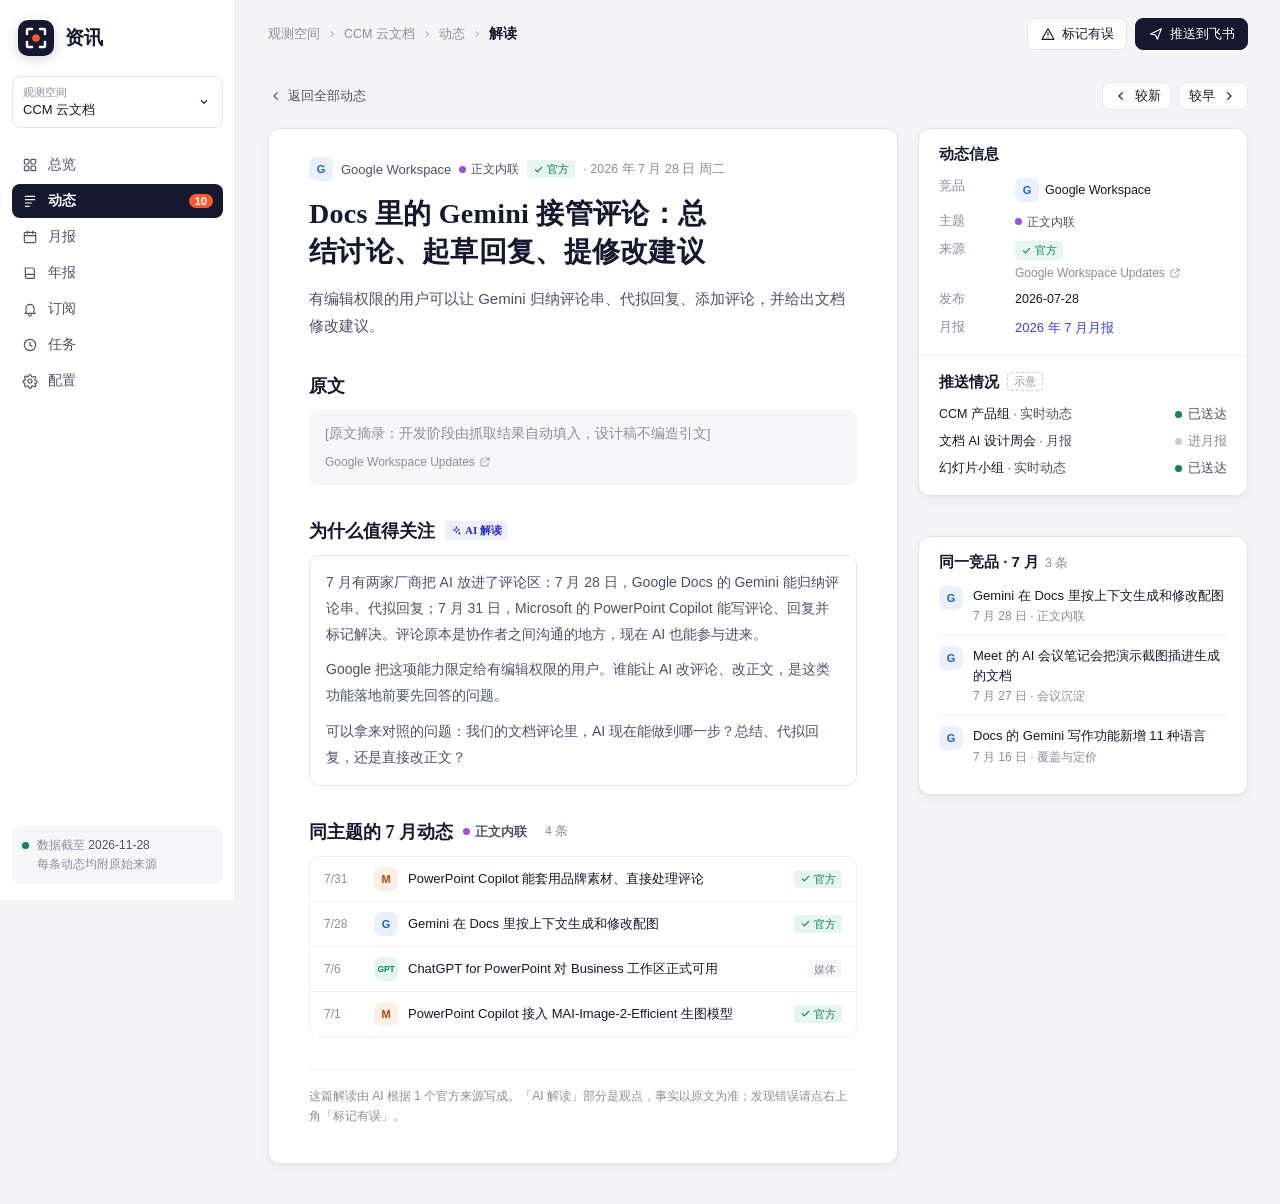
<file: detail.html>
<!doctype html>
<html lang="zh-CN">
<head>
<meta charset="utf-8">
<meta name="viewport" content="width=device-width, initial-scale=1">
<title>资讯 · 动态解读</title>
<link rel="icon" href="data:image/svg+xml,%3Csvg xmlns='http://www.w3.org/2000/svg' viewBox='0 0 32 32'%3E%3Crect width='32' height='32' rx='9' fill='%2315182e'/%3E%3Cpath d='M8 12.5V9a1 1 0 0 1 1-1h3.5M19.5 8H23a1 1 0 0 1 1 1v3.5M24 19.5V23a1 1 0 0 1-1 1h-3.5M12.5 24H9a1 1 0 0 1-1-1v-3.5' fill='none' stroke='%23fff' stroke-width='2.2' stroke-linecap='round'/%3E%3Ccircle cx='16' cy='16' r='3.4' fill='%23ff5a2c'/%3E%3C/svg%3E">
<link rel="stylesheet" href="shared.css">
</head>
<body>
<div class="app">
  <aside class="side"></aside>

  <main class="main">
    <header class="top">
      <div class="crumb">观测空间 <svg class="i" style="width:12px;height:12px"><use href="#i-right"/></svg> <a href="index.html">CCM 云文档</a> <svg class="i" style="width:12px;height:12px"><use href="#i-right"/></svg> <a href="feed.html">动态</a> <svg class="i" style="width:12px;height:12px"><use href="#i-right"/></svg> <b>解读</b></div>
      <div class="actions">
        <button class="btn" id="btn-flag"><svg class="i"><use href="#i-alert"/></svg>标记有误</button>
        <button class="btn primary" id="btn-push"><svg class="i"><use href="#i-send"/></svg>推送到飞书</button>
      </div>
    </header>

    <div class="content">
      <div style="padding:14px 0 18px;display:flex;justify-content:space-between;gap:12px;flex-wrap:wrap"><a class="back" href="feed.html"><svg class="i"><use href="#i-left"/></svg>返回全部动态</a><span style="display:flex;gap:6px"><a class="btn sm" id="prev"><svg class="i"><use href="#i-left"/></svg>较新</a><a class="btn sm" id="next">较早<svg class="i"><use href="#i-right"/></svg></a></span></div>

      <div class="cols" style="margin-top:0">
        <article class="panel doc" id="doc"></article>

        <div class="aside">
          <section class="panel" aria-label="动态信息">
            <div class="block">
              <div class="block-title"><h2>动态信息</h2></div>
              <dl class="kv" id="kv"></dl>
            </div>
            <div class="block">
              <div class="block-title"><h2>推送情况<span class="demo">示意</span></h2></div>
              <div class="list-plain" id="push-list"></div>
            </div>
          </section>

          <section class="panel" aria-label="同一竞品的其他动态">
            <div class="block">
              <div class="block-title"><h2 id="rel-title">同一竞品</h2></div>
              <div class="rel" id="rel"></div>
            </div>
          </section>
        </div>
      </div>
    </div>
  </main>
</div>

<script src="data.js"></script>
<script src="data-b2b.js"></script>
<script src="data-news.js"></script>
<script src="spaces.js"></script>
<script src="shell.js"></script>
<script>
const { SP, subHits, D, P, T, U, esc, md, kindHTML, tagHTML, logoHTML, modal, val, checked, toast, pushDialog } = CW;
CW.side('feed');

/* 完整解读样例：每个空间写了一条（spaces.js 的 SAMPLE），其余条目显示同样的版式 */
const SAMPLE = Math.max(0, U.findIndex(u => u[4].includes(SP.SAMPLE.find)));
const AI = { [SAMPLE]: SP.SAMPLE.html };
const KL = { rt: '实时动态', daily: '每日汇总', mon: '月报', year: '年报' };

function render() {
  const m = /^#u(\d+)$/.exec(location.hash);
  const i = m && U[+m[1]] ? +m[1] : SAMPLE;
  cur = i;
  const [d, p, t, k, title, body, [srcName, srcUrl]] = U[i];
  const { m: mo, day, w } = md(d);
  const mo0 = d.slice(0, 2);
  const same = U.map((u, j) => j).filter(j => j !== i && U[j][2] === t && U[j][0].slice(0, 2) === mo0);
  const sameP = U.map((u, j) => j).filter(j => j !== i && U[j][1] === p && U[j][0].slice(0, 2) === mo0);

  document.title = `资讯 · ${title}`;
  document.getElementById('doc').innerHTML = `
    <div class="doc-eyebrow">${logoHTML(p, true)}<span class="who" style="color:var(--ink-2);font-weight:500;font-size:13px">${P[p].name}</span>${tagHTML(t)}${kindHTML(k)}<span>· 2026 年 ${mo} 月 ${day} 日 周${w}</span></div>
    <h1>${esc(title)}</h1>
    <p class="lead">${esc(body)}</p>

    <h2 class="sec" id="s-src">原文</h2>
    <div class="quote">
      <span style="color:var(--ink-3)">[原文摘录：开发阶段由抓取结果自动填入，设计稿不编造引文]</span>
      <cite><a href="${srcUrl}" target="_blank" rel="noopener">${esc(srcName)}</a><svg class="i"><use href="#i-out"/></svg></cite>
    </div>

    <h2 class="sec" id="s-ai">为什么值得关注<span class="kind blue"><svg class="i" style="width:11px;height:11px"><use href="#i-spark"/></svg>AI 解读</span></h2>
    <div class="ai-box">
      ${AI[i] || `<p style="color:var(--ink-3)">设计稿只为「${esc(U[SAMPLE][4])}」这一条写了完整解读，这里显示同样的位置。<a class="link" href="detail.html#u${SAMPLE}">看样例</a></p>`}
    </div>

    <h2 class="sec" id="s-same">同主题的 ${mo} 月动态${tagHTML(t)}<small>${same.length} 条</small></h2>
    ${same.length ? `<div class="mini">${same.map(j => {
      const [dj, pj, , kj, tj] = U[j]; const x = md(dj);
      return `<a href="detail.html#u${j}"><span class="d num">${x.m}/${x.day}</span>${logoHTML(pj, true)}<span class="t">${esc(tj)}</span>${kindHTML(kj)}</a>`;
    }).join('')}</div>` : `<p style="color:var(--ink-3)">${mo} 月没有同主题的其他动态。</p>`}

    <div class="doc-foot">这篇解读由 AI 根据 1 个${k === 'off' ? '官方' : '媒体'}来源写成。「AI 解读」部分是观点，事实以原文为准；发现错误请点右上角「标记有误」。</div>`;

  document.getElementById('kv').innerHTML = `
    <dt>竞品</dt><dd>${logoHTML(p, true)}${P[p].name}</dd>
    <dt>主题</dt><dd>${tagHTML(t)}</dd>
    <dt>来源</dt><dd>${kindHTML(k)}<a class="src" style="margin:0" href="${srcUrl}" target="_blank" rel="noopener">${esc(srcName)}<svg class="i"><use href="#i-out"/></svg></a></dd>
    <dt>发布</dt><dd class="num">2026-${d}</dd>
    <dt>月报</dt><dd><a class="link" href="monthly.html#m${mo}">2026 年 ${mo} 月月报</a></dd>`;

  document.getElementById('rel-title').innerHTML = `同一竞品 · ${mo} 月<small>${sameP.length} 条</small>`;
  document.getElementById('rel').innerHTML = sameP.length ? sameP.map(j => {
    const [dj, pj, tj, , tl] = U[j]; const x = md(dj);
    return `<a href="detail.html#u${j}">${logoHTML(pj, true)}<span><span class="t">${esc(tl)}</span><small>${x.m} 月 ${x.day} 日 · ${T[tj][0]}</small></span></a>`;
  }).join('') : `<p class="note" style="margin:0">${P[p].name} ${mo} 月只有这一条。<a class="link" href="feed.html#p-${p}">看全部</a></p>`;
  /* 推送情况：当前空间前三个群订阅，按订阅条件判断这条会不会发过去（示意） */
  document.getElementById('push-list').innerHTML = SP.SEED.filter(s => s.kind === 'group').slice(0, 3).map(s => {
    const k = s.k.find(x => x === 'rt' || x === 'daily') || s.k[0], hit = s.on && (k === 'rt' || k === 'daily') && subHits(s, i);
    return `<div><span><b>${esc(s.name)}</b> · ${KL[k]}</span><span class="st ${hit ? 'ok' : 'idle'}">${hit ? '已送达' : k === 'mon' ? '进月报' : '不在范围'}</span></div>`; }).join('');
  const prev = document.getElementById('prev'), next = document.getElementById('next');
  prev.toggleAttribute('hidden', i === 0); prev.href = `detail.html#u${i - 1}`;
  next.toggleAttribute('hidden', i === U.length - 1); next.href = `detail.html#u${i + 1}`;
  window.scrollTo(0, 0);
}
let cur = SAMPLE;
document.getElementById('btn-push').onclick = () => pushDialog('动态 · ' + U[cur][4]);
document.getElementById('btn-flag').onclick = () => modal({
  title: '标记有误', sub: U[cur][4], ok: '提交',
  body: `<div class="field"><span class="lbl">哪里不对</span><div class="pills">
      <label class="pill"><input type="checkbox" name="w" value="fact">摘要与原文不符</label>
      <label class="pill"><input type="checkbox" name="w" value="theme">主题归错了</label>
      <label class="pill"><input type="checkbox" name="w" value="src">来源或日期有误</label>
      <label class="pill"><input type="checkbox" name="w" value="dup">重复收录</label></div></div>
    <div class="field"><label for="fl-theme">改成哪个主题（可选）</label><select class="input" id="fl-theme" name="theme"><option value="">不改</option>${Object.keys(T).map(k => `<option value="${k}">${T[k][0]}</option>`).join('')}</select></div>
    <div class="field"><label for="fl-note">补充说明</label><textarea class="input" id="fl-note" name="note" rows="3" placeholder="例如：原文写的是仅限网页端"></textarea></div>`,
  onOk(f, err) { if (!checked(f, 'w').length && !val(f, 'note')) { err('选一项问题，或写一句说明'); return false; } toast('已提交，管理员复核后会更新这条动态'); },
});
render();
addEventListener('hashchange', render);
</script>
</body>
</html>
</file>
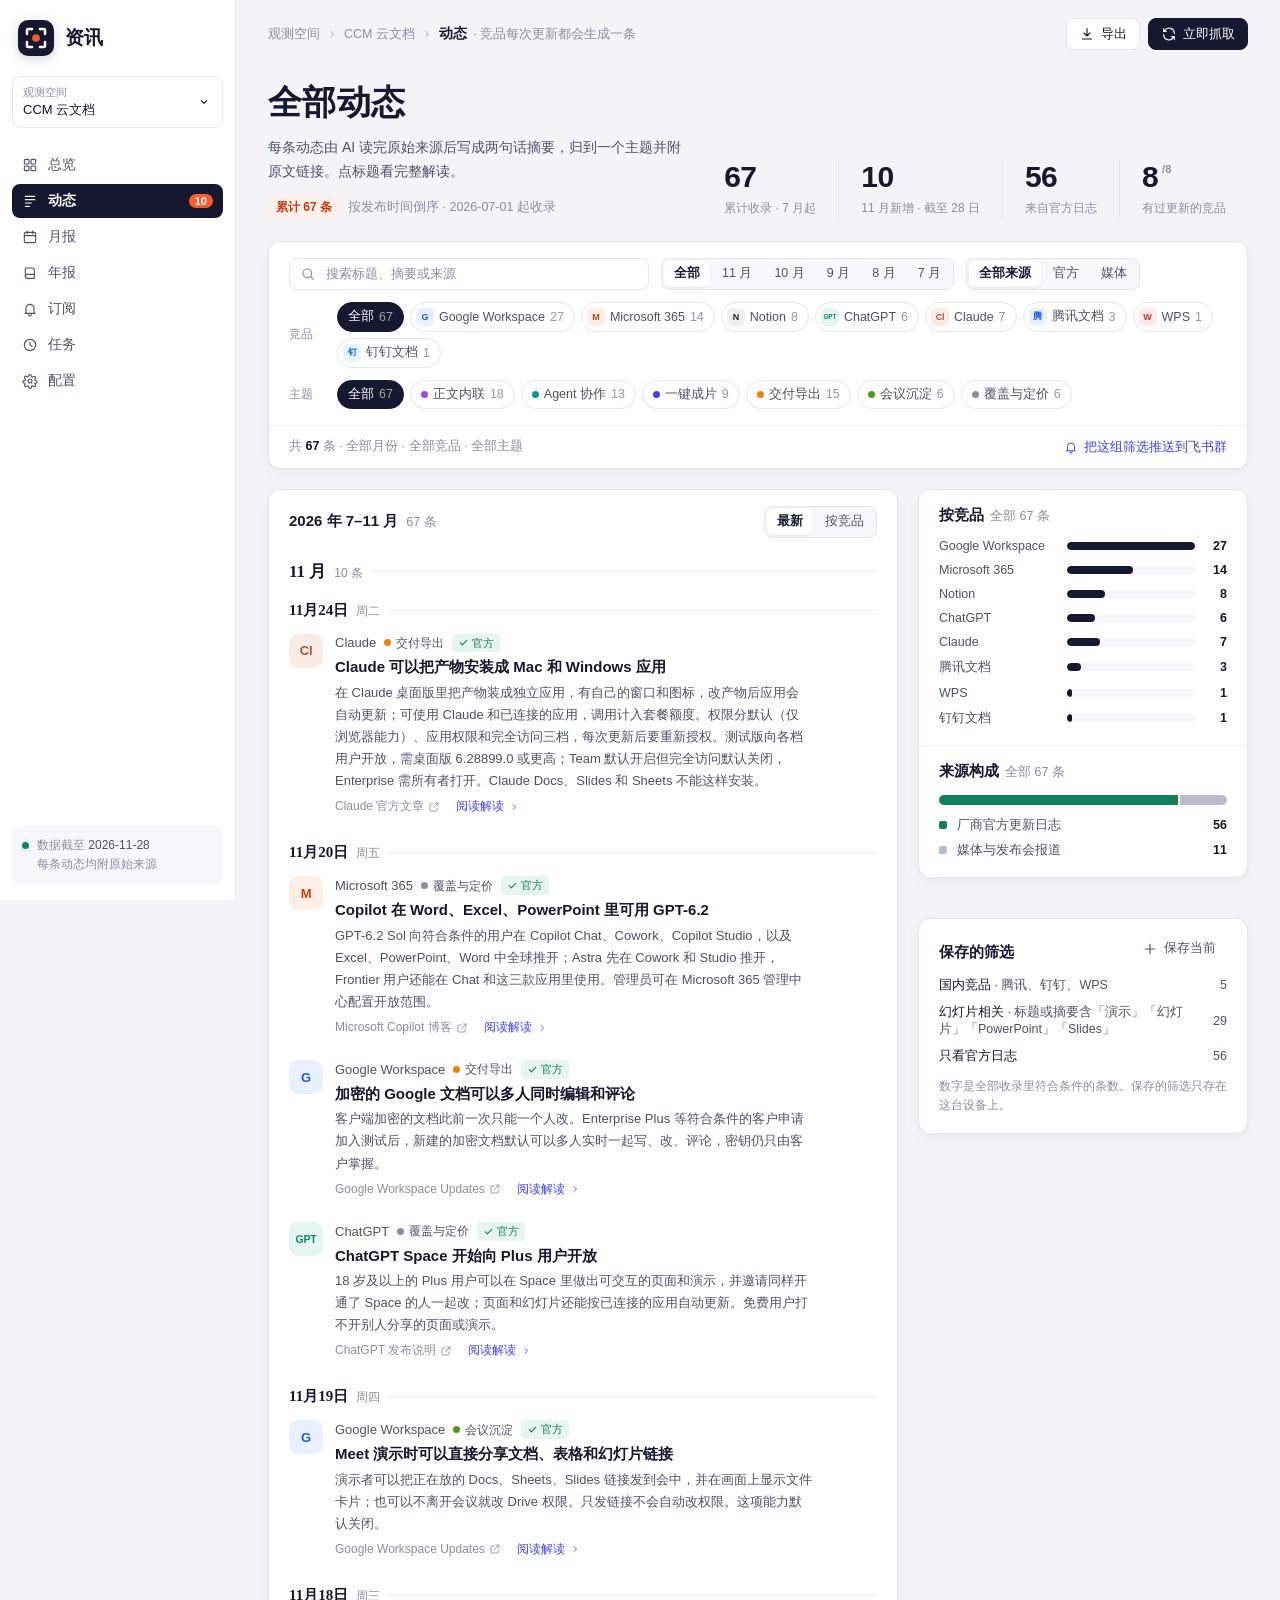
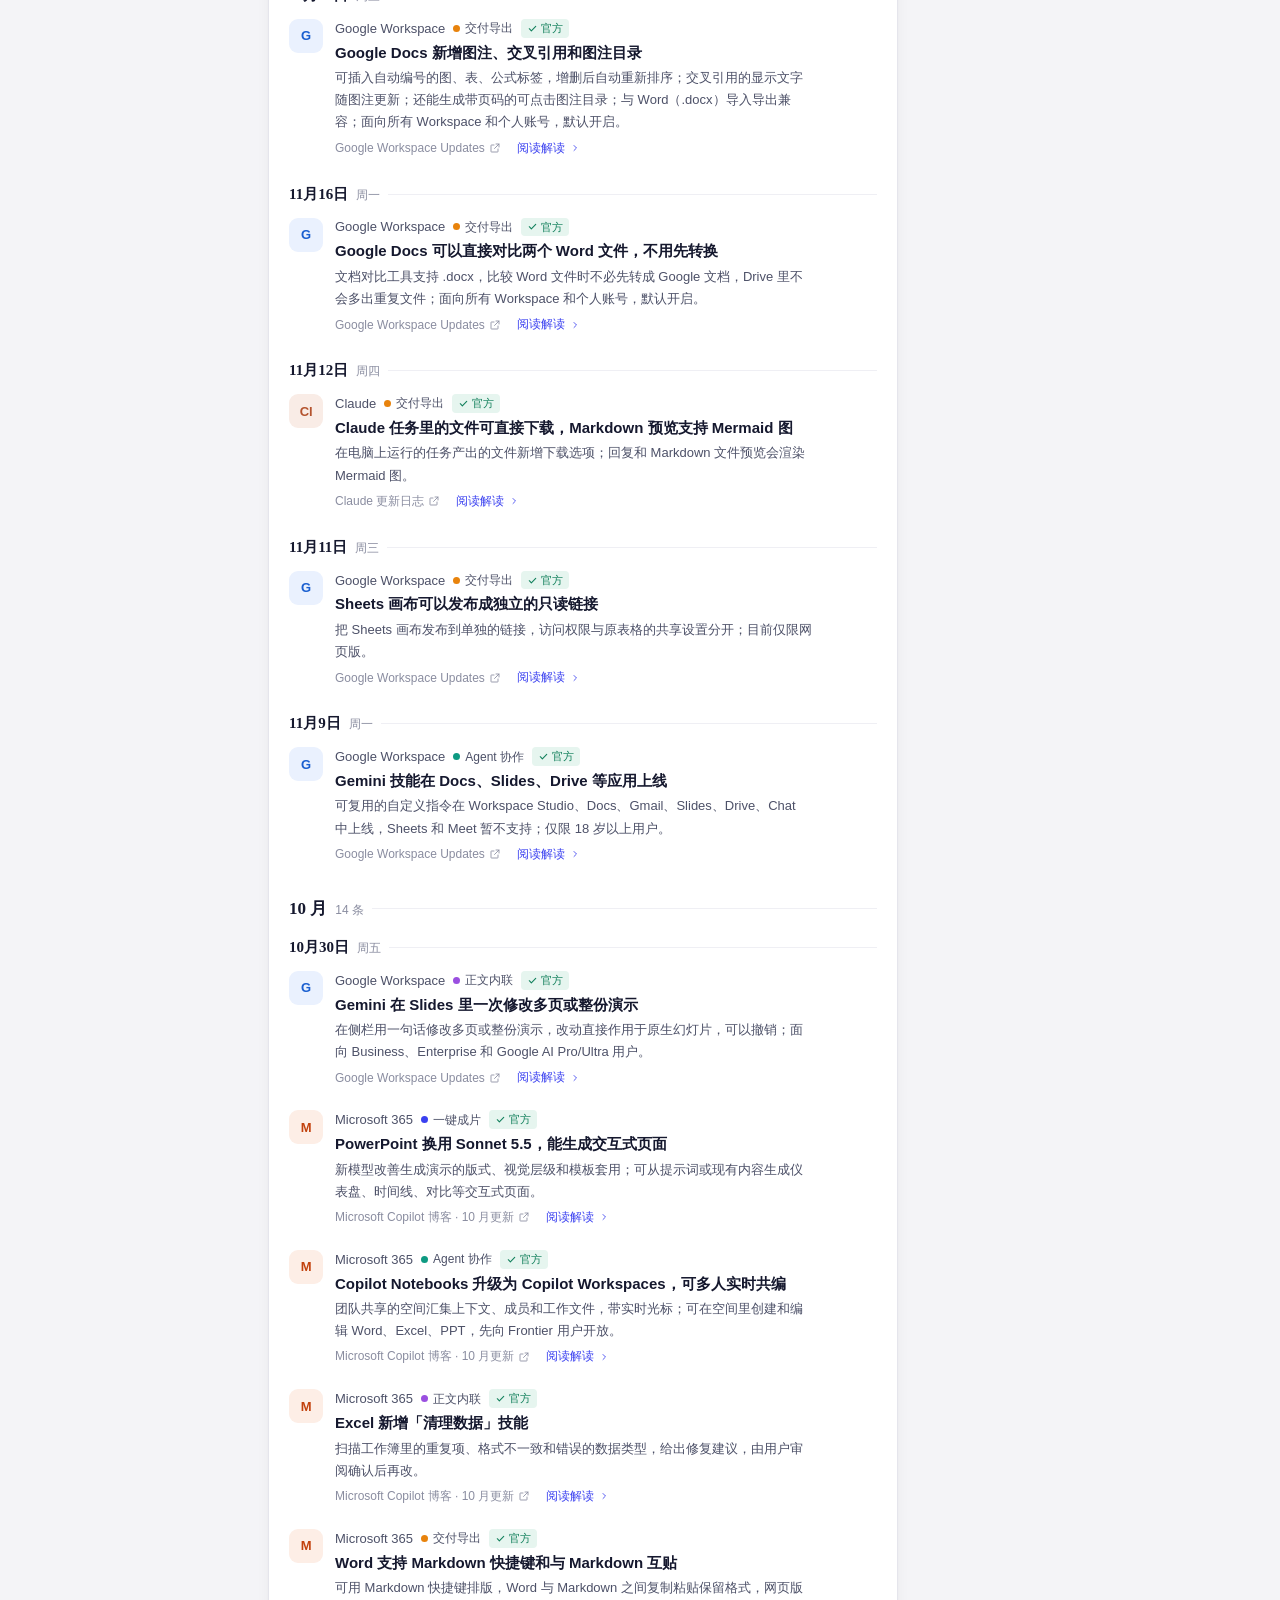
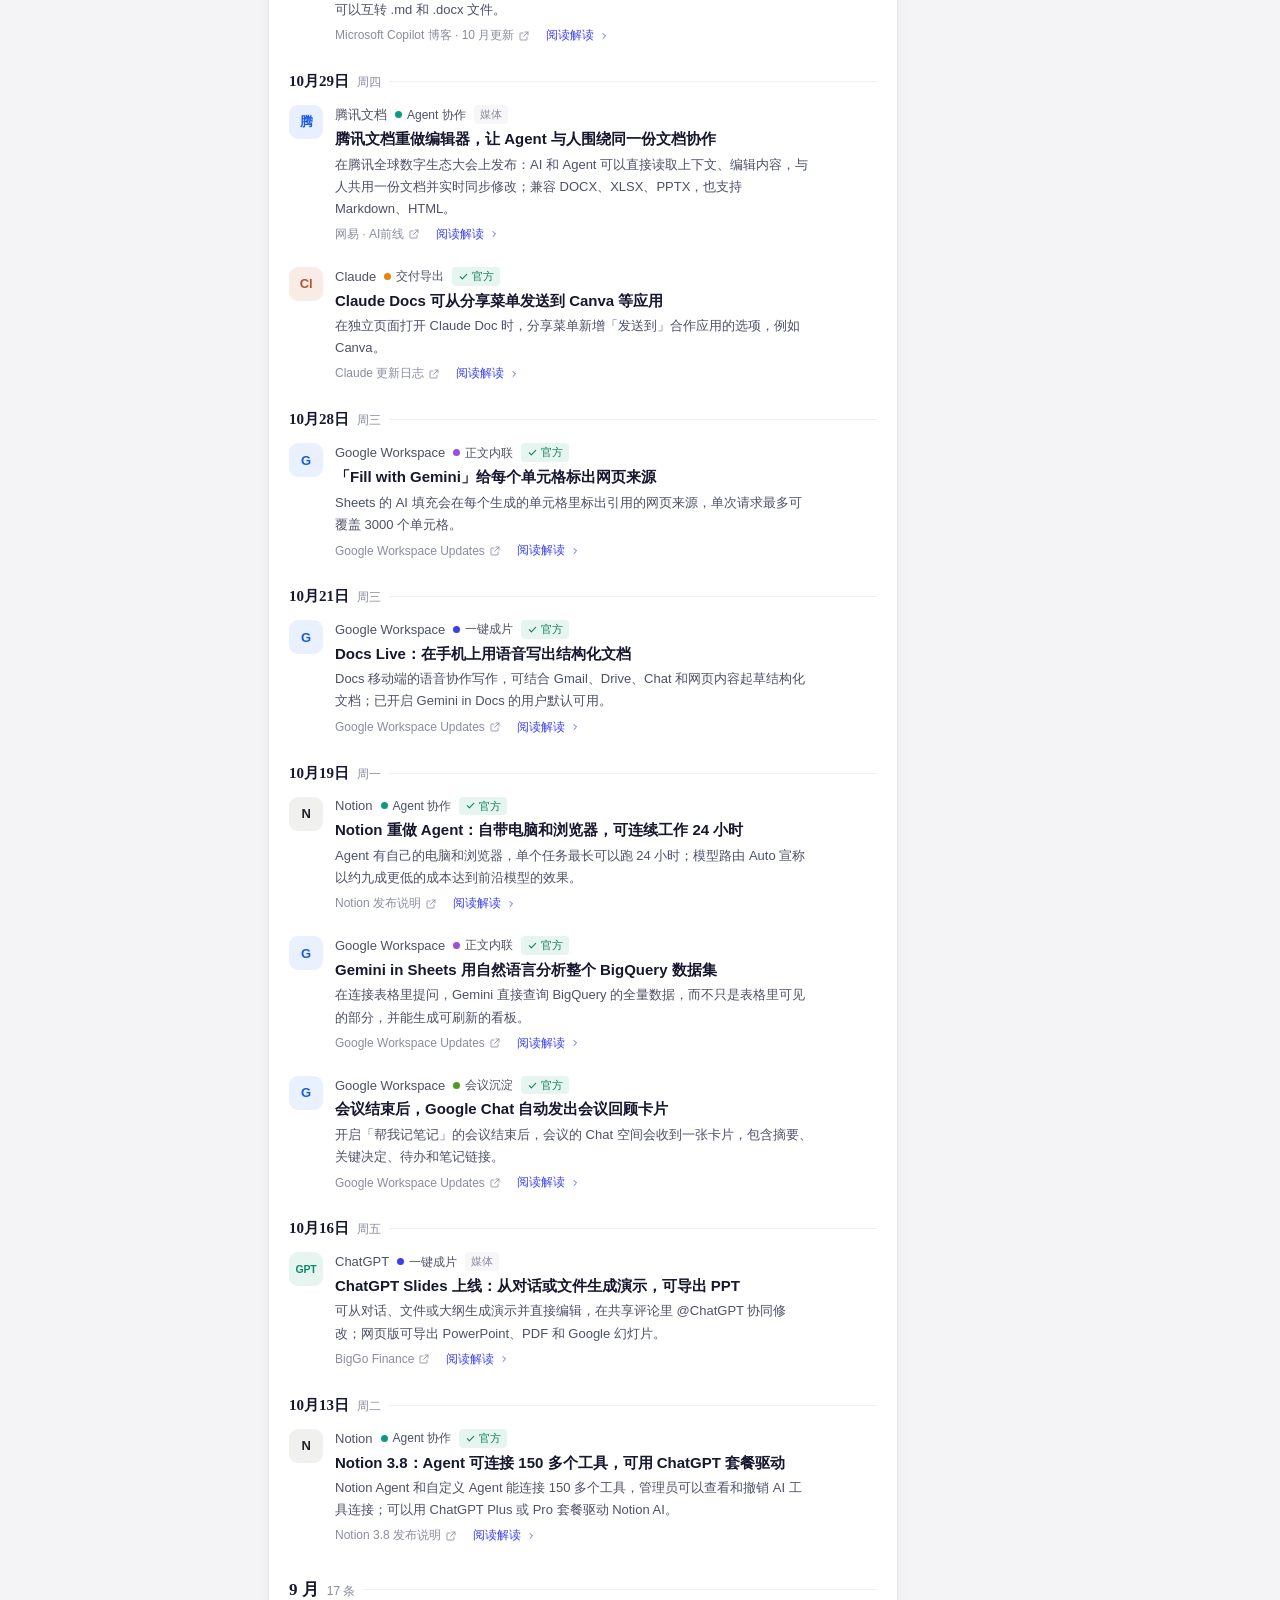
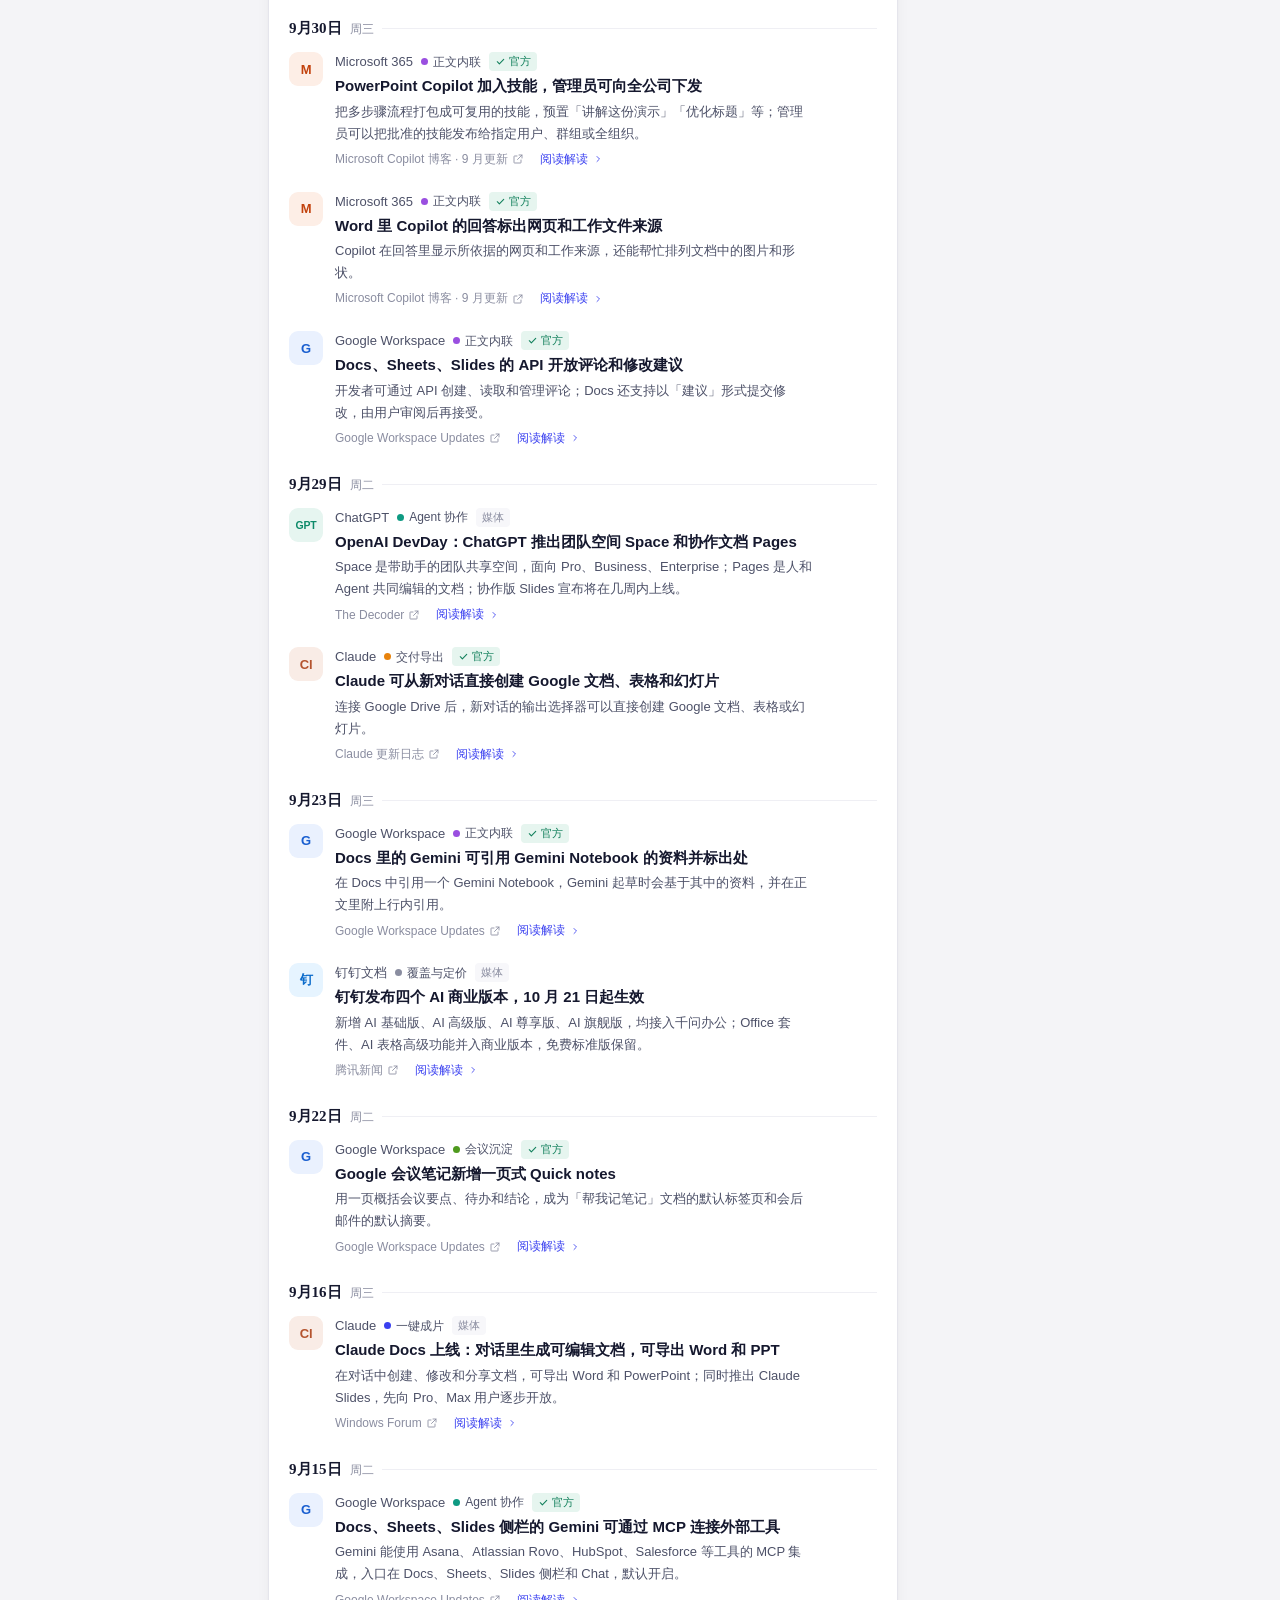
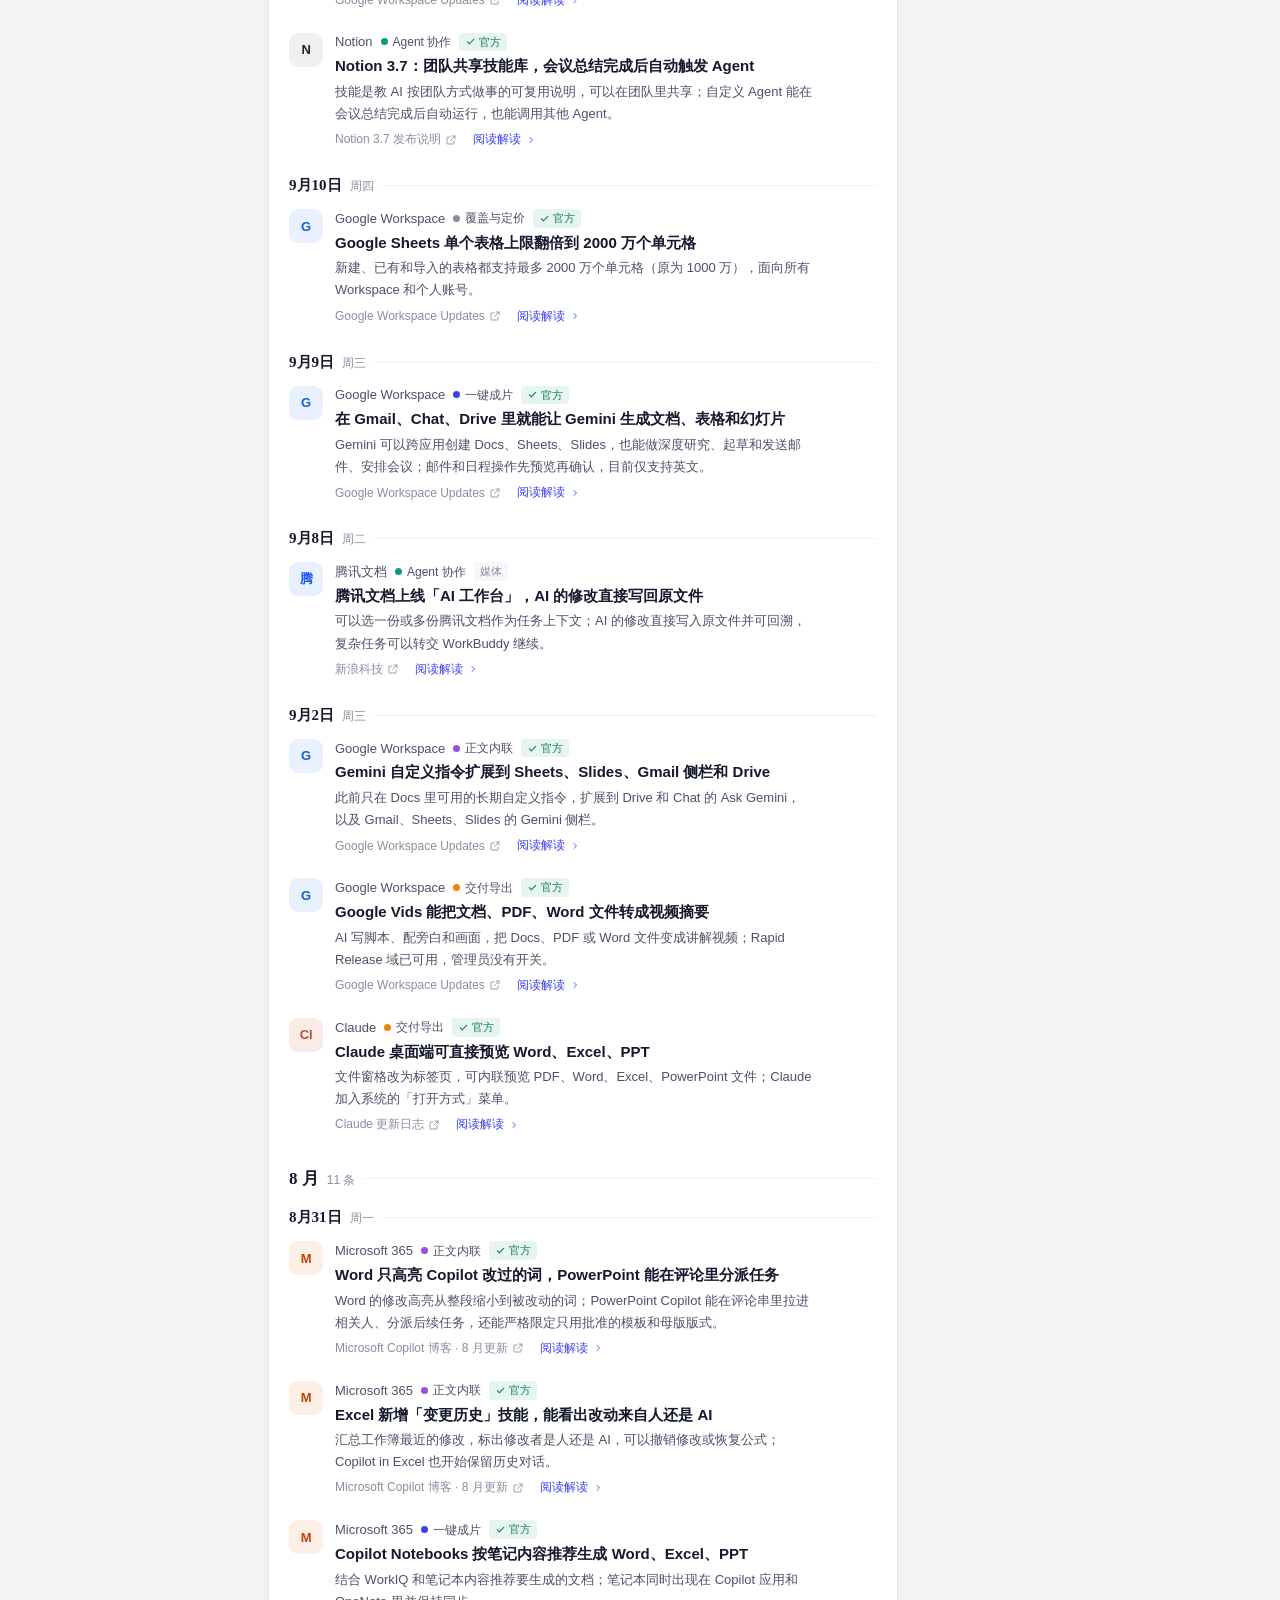
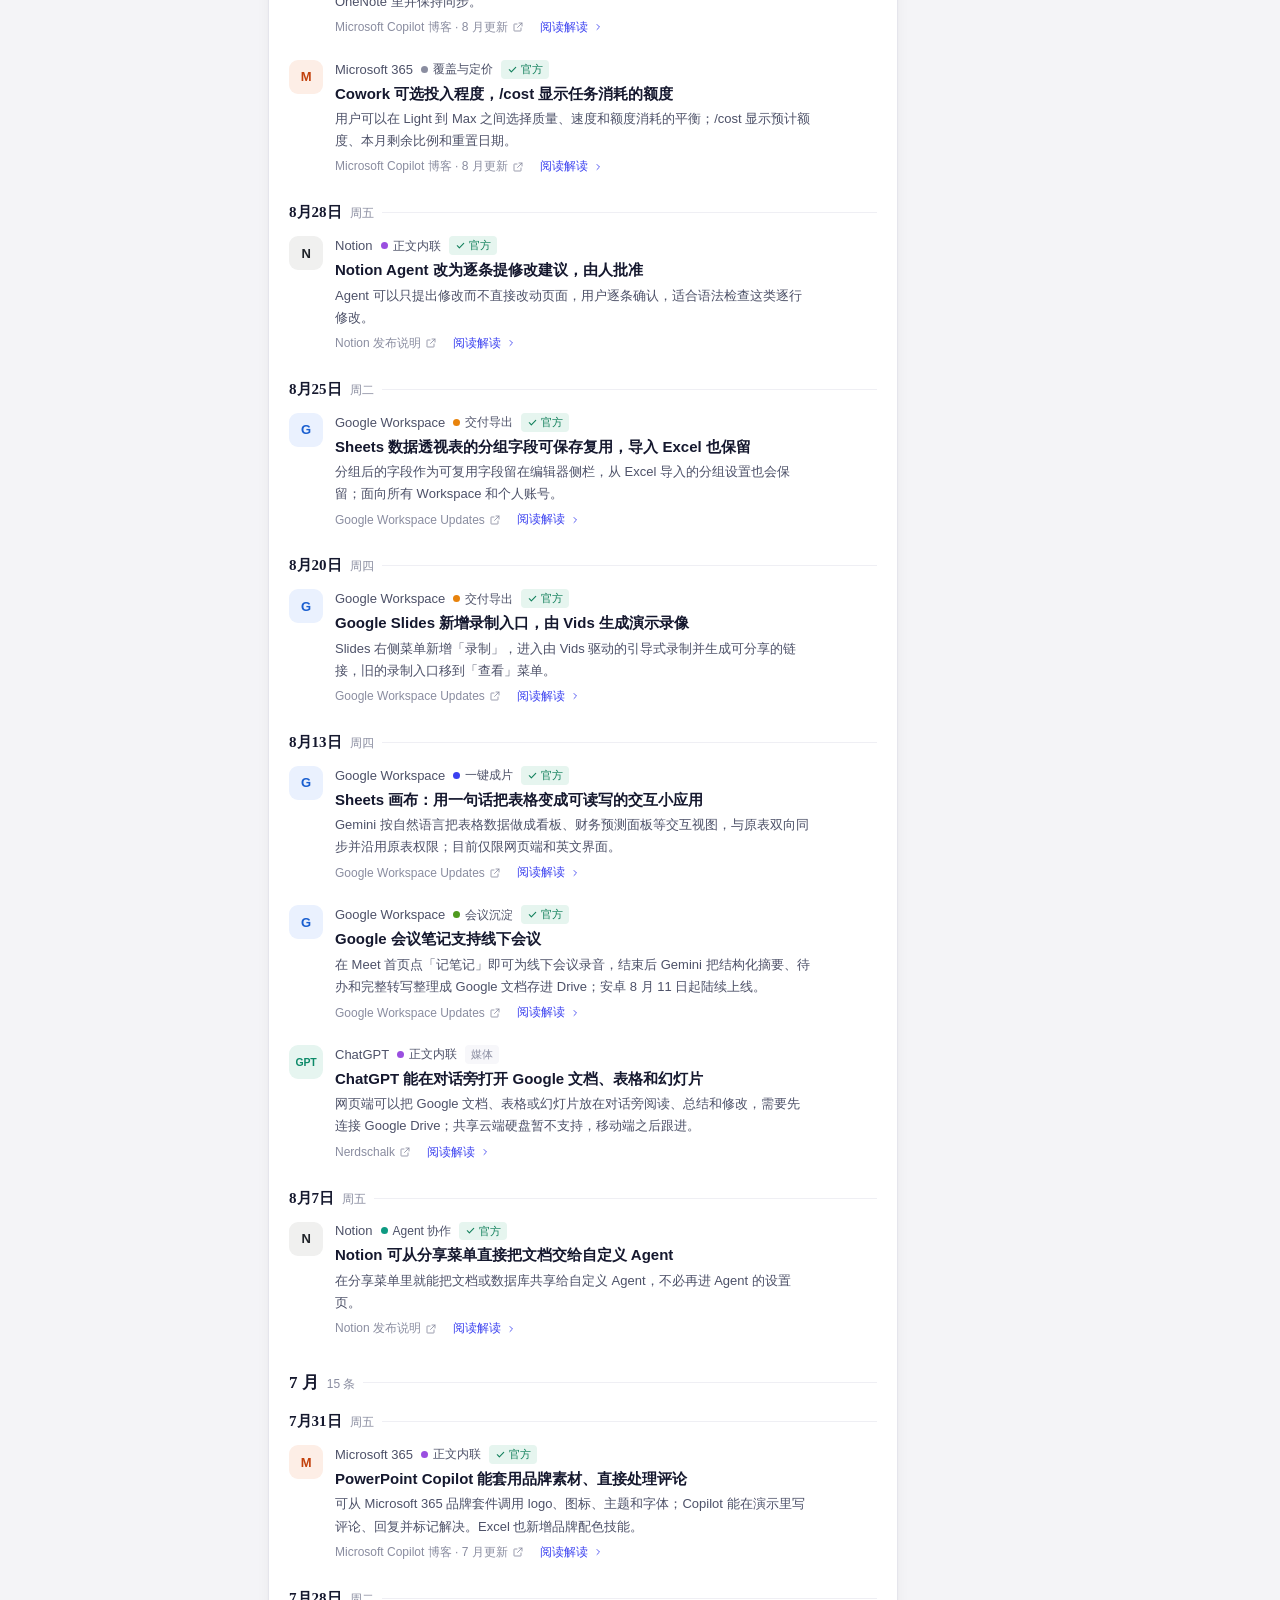
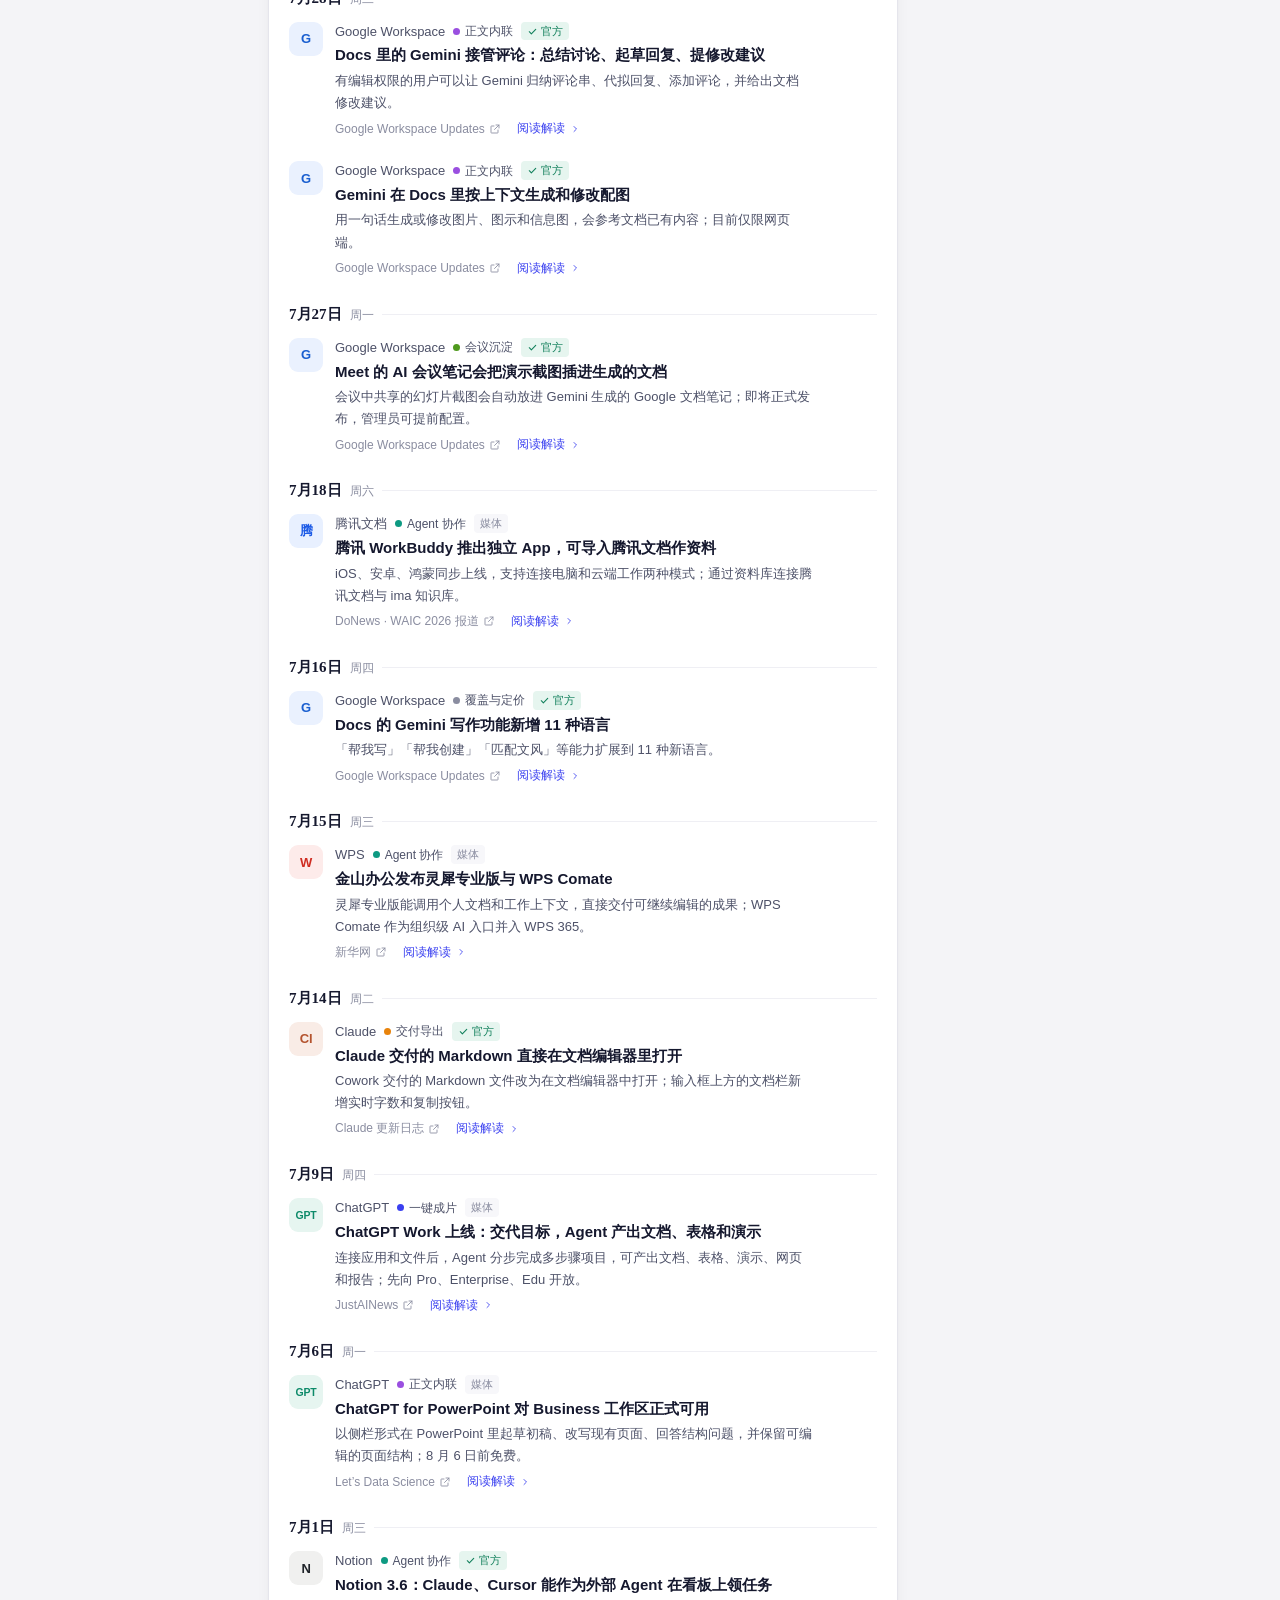
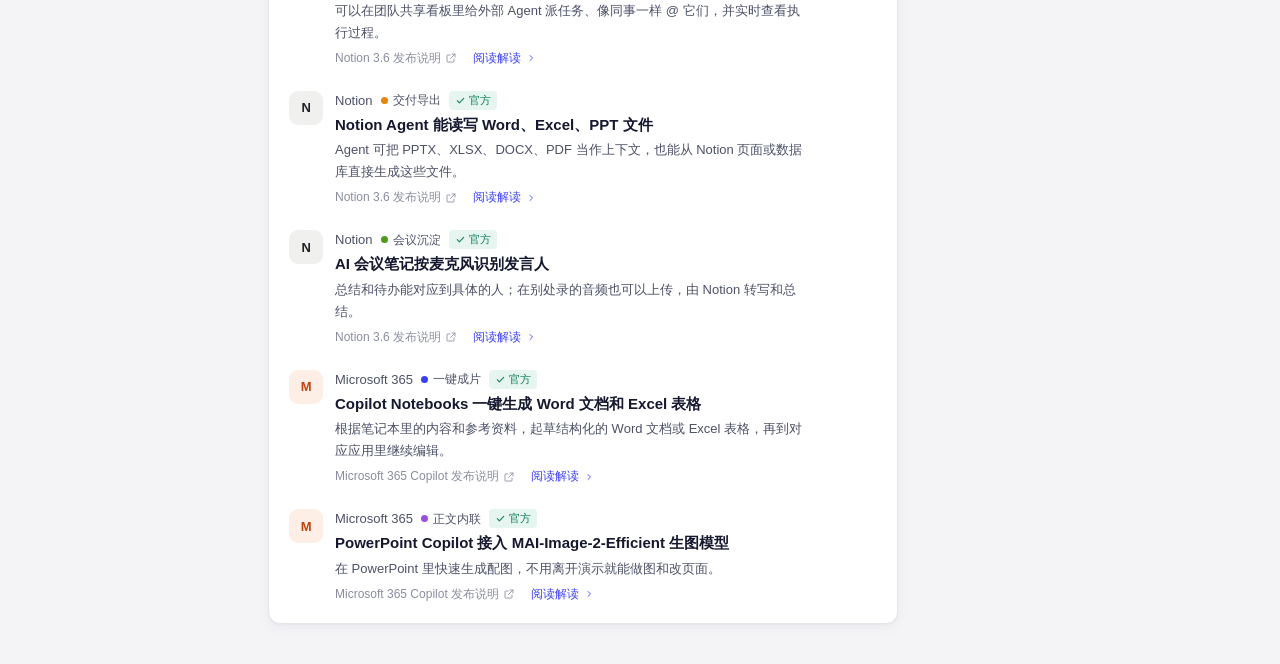
<file: feed.html>
<!doctype html>
<html lang="zh-CN">
<head>
<meta charset="utf-8">
<meta name="viewport" content="width=device-width, initial-scale=1">
<title>资讯 · 动态</title>
<link rel="icon" href="data:image/svg+xml,%3Csvg xmlns='http://www.w3.org/2000/svg' viewBox='0 0 32 32'%3E%3Crect width='32' height='32' rx='9' fill='%2315182e'/%3E%3Cpath d='M8 12.5V9a1 1 0 0 1 1-1h3.5M19.5 8H23a1 1 0 0 1 1 1v3.5M24 19.5V23a1 1 0 0 1-1 1h-3.5M12.5 24H9a1 1 0 0 1-1-1v-3.5' fill='none' stroke='%23fff' stroke-width='2.2' stroke-linecap='round'/%3E%3Ccircle cx='16' cy='16' r='3.4' fill='%23ff5a2c'/%3E%3C/svg%3E">
<link rel="stylesheet" href="shared.css">
</head>
<body>
<div class="app">
  <aside class="side"></aside>

  <main class="main">
    <header class="top">
      <div class="crumb">观测空间 <svg class="i" style="width:12px;height:12px"><use href="#i-right"/></svg> <a href="index.html">CCM 云文档</a> <svg class="i" style="width:12px;height:12px"><use href="#i-right"/></svg> <b>动态</b><span>· 竞品每次更新都会生成一条</span></div>
      <div class="actions">
        <button class="btn" id="btn-export"><svg class="i"><use href="#i-download"/></svg>导出</button>
        <button class="btn primary" id="btn-crawl"><svg class="i"><use href="#i-refresh"/></svg>立即抓取</button>
      </div>
    </header>

    <div class="content">
      <section class="hero" aria-label="动态概况">
        <div>
          <h1>全部动态</h1>
          <p>每条动态由 AI 读完原始来源后写成两句话摘要，归到一个主题并附原文链接。点标题看完整解读。</p>
          <div class="hero-meta"><span class="chip" id="chip"></span>按发布时间倒序 · 2026-07-01 起收录</div>
        </div>
        <div class="kpis" id="kpis"></div>
      </section>

      <section class="panel" aria-label="筛选">
        <div class="filters">
          <div class="f-row">
            <label class="search"><svg class="i"><use href="#i-search"/></svg><input id="q" type="search" placeholder="搜索标题、摘要或来源" autocomplete="off"></label>
            <div class="seg" role="group" aria-label="时间范围" id="f-m"></div>
            <div class="seg" role="group" aria-label="来源类型" id="f-k">
              <button data-v="" class="on">全部来源</button><button data-v="off">官方</button><button data-v="media">媒体</button>
            </div>
          </div>
          <div class="f-row"><span class="f-label">竞品</span><div class="f-tabs" id="f-p"></div></div>
          <div class="f-row"><span class="f-label">主题</span><div class="f-tabs" id="f-t"></div></div>
        </div>
        <div class="result-bar">
          <span id="result"></span>
          <span style="display:flex;gap:16px;flex-wrap:wrap">
            <button class="btn link-btn sm" id="btn-reset" hidden>清空筛选</button>
            <a class="link" href="subscribe.html#new" id="to-sub"><svg class="i" style="width:14px;height:14px"><use href="#i-bell"/></svg>&nbsp;把这组筛选推送到飞书群</a>
          </span>
        </div>
      </section>

      <div class="cols">
        <section class="panel" aria-label="动态列表">
          <div class="panel-head">
            <h2 id="list-title"></h2>
            <div class="seg" role="group" aria-label="排序" id="f-sort"><button data-v="date" class="on">最新</button><button data-v="comp">按竞品</button></div>
          </div>
          <div id="feed"></div>
          <div style="height:8px"></div>
        </section>

        <div class="aside">
          <section class="panel" aria-label="竞品与来源分布">
            <div class="block">
              <div class="block-title"><h2 id="by-p-title"></h2></div>
              <div class="bars" id="by-p"></div>
            </div>
            <div class="block">
              <div class="block-title"><h2 id="src-title"></h2></div>
              <div class="stack" aria-hidden="true" id="stack"></div>
              <div class="src-list" id="src-list"></div>
            </div>
          </section>

          <section class="panel" aria-label="保存的筛选">
            <div class="block">
              <div class="block-title"><h2>保存的筛选</h2><button class="btn sm ghost" id="btn-save"><svg class="i"><use href="#i-plus"/></svg>保存当前</button></div>
              <div class="list-plain" id="saved"></div>
              <p class="note">数字是全部收录里符合条件的条数。保存的筛选只存在这台设备上。</p>
            </div>
          </section>
        </div>
      </div>
    </div>
  </main>
</div>

<script src="data.js"></script>
<script src="data-b2b.js"></script>
<script src="data-news.js"></script>
<script src="spaces.js"></script>
<script src="shell.js"></script>
<script>
const { D, P, ORDER, T, U, esc, md, kindHTML, tagHTML, logoHTML, toast, busy, modal, val, store } = CW;
CW.side('feed');

/* ---------- 筛选状态 ---------- */
const S = { q: '', m: 'all', k: '', p: '', t: '', sort: 'date' };
const ALL = U.map((_, i) => i);
const match = (i, s = S, skip) => {
  const [d, p, t, k, title, body, [src]] = U[i];
  if (skip !== 'm' && s.m !== 'all' && +d.slice(0, 2) !== +s.m) return false;
  if (skip !== 'k' && s.k && k !== s.k) return false;
  if (skip !== 'p' && s.p && p !== s.p) return false;
  if (skip !== 't' && s.t && t !== s.t) return false;
  if (s.q) { const q = s.q.toLowerCase(); if (![title, body, src, P[p].name, T[t][0]].some(x => x.toLowerCase().includes(q))) return false; }
  return true;
};

/* ---------- 头部 ---------- */
const off = U.filter(u => u[3] === 'off').length;
document.getElementById('chip').textContent = `累计 ${U.length} 条`;
document.getElementById('kpis').innerHTML = `
  <div class="kpi"><div class="kpi-value num">${U.length}</div><div class="kpi-label">累计收录 · 7 月起</div></div>
  <div class="kpi"><div class="kpi-value num">${CW.inMonth(CW.CUR).length}</div><div class="kpi-label">${CW.CUR} 月新增 · 截至 ${CW.DAY} 日</div></div>
  <div class="kpi"><div class="kpi-value num">${off}</div><div class="kpi-label">来自官方日志</div></div>
  <div class="kpi"><div class="kpi-value num">${new Set(U.map(u => u[1])).size}<sup class="down">/${ORDER.length}</sup></div><div class="kpi-label">有过更新的竞品</div></div>`;
document.getElementById('f-m').innerHTML = ['all', ...D.MONTHS].map(m => `<button data-v="${m}"${m === 'all' ? ' class="on"' : ''}>${m === 'all' ? '全部' : m + ' 月'}</button>`).join('');

/* ---------- 渲染 ---------- */
const hl = s => { const e = esc(s); if (!S.q) return e; const q = esc(S.q).replace(/[.*+?^${}()|[\]\\]/g, '\\$&'); return e.replace(new RegExp(q, 'gi'), x => `<mark class="hit">${x}</mark>`); };
function item(i) {
  const [d, p, t, k, title, body, [srcName, srcUrl]] = U[i];
  return `<article class="item">
    ${logoHTML(p)}
    <div>
      <div class="meta"><span class="who">${P[p].name}</span>${tagHTML(t)}${kindHTML(k)}</div>
      <h3><a href="detail.html#u${i}">${hl(title)}</a></h3>
      <p>${hl(body)}</p>
      <div class="item-links">
        <a class="src" href="${srcUrl}" target="_blank" rel="noopener">${esc(srcName)}<svg class="i"><use href="#i-out"/></svg></a>
        <a class="src read" href="detail.html#u${i}">阅读解读<svg class="i"><use href="#i-right"/></svg></a>
      </div>
    </div>
  </article>`;
}
function tabsHTML(key, list, label, extra) {
  return `<span class="tab${S[key] ? '' : ' on'}" role="button" tabindex="0" data-k="${key}" data-v="">全部<span class="num">${ALL.filter(i => match(i, S, key)).length}</span></span>` +
    list.map(v => { const n = ALL.filter(i => match(i, { ...S, [key]: v })).length;
      return `<span class="tab${S[key] === v ? ' on' : ''}" role="button" tabindex="0" data-k="${key}" data-v="${v}"${n || S[key] === v ? '' : ' style="opacity:.45"'}>${extra(v)}${label(v)}<span class="num">${n}</span></span>`; }).join('');
}
function render() {
  const idx = ALL.filter(i => match(i));
  document.getElementById('f-p').innerHTML = tabsHTML('p', ORDER, p => P[p].name, p => logoHTML(p, true));
  document.getElementById('f-t').innerHTML = tabsHTML('t', Object.keys(T), t => T[t][0], t => `<i style="background:${T[t][1]}"></i>`);

  const parts = [S.m === 'all' ? '全部月份' : S.m + ' 月', S.p ? P[S.p].name : '全部竞品', S.t ? T[S.t][0] : '全部主题'];
  if (S.k) parts.push(S.k === 'off' ? '只看官方' : '只看媒体');
  if (S.q) parts.push(`含「${esc(S.q)}」`);
  document.getElementById('result').innerHTML = `共 <b class="num">${idx.length}</b> 条 · ${parts.join(' · ')}`;
  const dirty = S.q || S.m !== 'all' || S.k || S.p || S.t;
  document.getElementById('btn-reset').hidden = !dirty;
  document.getElementById('list-title').innerHTML = `${S.m === 'all' ? '2026 年 7–11 月' : `2026 年 ${S.m} 月`}<small>${idx.length} 条</small>`;

  let html = '';
  if (!idx.length) {
    html = `<div class="empty"><b>没有符合条件的动态</b>${S.p && !S.q ? `${P[S.p].name} 在所选范围内没有可核实的公开更新。` : '换个关键词，或者放宽筛选条件。'}<br><button class="btn" data-reset>清空筛选</button></div>`;
  } else if (S.sort === 'comp') {
    for (const p of ORDER) { const g = idx.filter(i => U[i][1] === p); if (!g.length) continue;
      html += `<div class="day"><b>${P[p].name}</b><span class="num">${g.length} 条</span></div>` + g.map(item).join(''); }
  } else {
    let last = '', lastM = 0;
    for (const i of idx) {
      const d = U[i][0], m = +d.slice(0, 2);
      if (S.m === 'all' && m !== lastM) { html += `<div class="day" style="padding-top:22px"><b style="font-size:17px">${m} 月</b><span class="num">${idx.filter(j => +U[j][0].slice(0, 2) === m).length} 条</span></div>`; lastM = m; last = ''; }
      if (d !== last) { const x = md(d); html += `<div class="day"><b class="num">${x.m}月${x.day}日</b><span>周${x.w}</span></div>`; last = d; }
      html += item(i);
    }
  }
  document.getElementById('feed').innerHTML = html;

  /* 右栏跟随当前时间范围 */
  const scope = ALL.filter(i => match(i, { ...S, p: '', t: '', k: '', q: '' }));
  const lab = S.m === 'all' ? '全部' : S.m + ' 月';
  const cnt = p => scope.filter(i => U[i][1] === p).length, max = Math.max(1, ...ORDER.map(cnt));
  document.getElementById('by-p-title').innerHTML = `按竞品<small>${lab} ${scope.length} 条</small>`;
  document.getElementById('by-p').innerHTML = ORDER.map(p => `
    <div class="bar" style="grid-template-columns:118px 1fr 22px"><span>${P[p].name}</span><div class="bar-track"><div class="bar-fill" style="width:${cnt(p) / max * 100}%;background:var(--ink)"></div></div><span class="num">${cnt(p)}</span></div>`).join('');
  const so = scope.filter(i => U[i][3] === 'off').length;
  document.getElementById('src-title').innerHTML = `来源构成<small>${lab} ${scope.length} 条</small>`;
  document.getElementById('stack').innerHTML = `<span style="flex:${so};background:var(--ok)"></span><span style="flex:${scope.length - so};background:#b9bccb"></span>`;
  document.getElementById('src-list').innerHTML = `<div><i style="background:var(--ok)"></i>厂商官方更新日志<b class="num">${so}</b></div><div><i style="background:#b9bccb"></i>媒体与发布会报道<b class="num">${scope.length - so}</b></div>`;
  renderSaved();
}

/* ---------- 保存的筛选（本机） ---------- */
/* 预设筛选来自当前空间（spaces.js），缺省字段补成「全部」 */
const PRESET = CW.SP.PRESET.map(s => ({ ...s, f: { q: '', m: 'all', k: '', p: '', t: '', ...s.f } }));
let saved = store.get('feed-saved', []);
const presetMatch = (i, f) => (!f.ps || f.ps.includes(U[i][1])) && (!f.ts || f.ts.includes(U[i][2])) && (!f.kw || f.kw.some(w => (U[i][4] + U[i][5]).includes(w))) && match(i, f);
function renderSaved() {
  const all = [...PRESET, ...saved];
  document.getElementById('saved').innerHTML = all.map((s, n) => `
    <div><button class="linkish" data-saved="${n}"><b>${esc(s.name)}</b>${s.desc ? ` · ${esc(s.desc)}` : ''}</button><span class="num">${ALL.filter(i => presetMatch(i, s.f)).length}</span></div>`).join('');
}

/* ---------- 事件 ---------- */
let timer;
document.getElementById('q').addEventListener('input', e => { clearTimeout(timer); timer = setTimeout(() => { S.q = e.target.value.trim(); render(); }, 120); });
const seg = (id, key) => document.getElementById(id).addEventListener('click', e => { const b = e.target.closest('button'); if (!b) return; S[key] = b.dataset.v; render(); });
seg('f-m', 'm'); seg('f-k', 'k'); seg('f-sort', 'sort');
const onTab = e => { const t = e.target.closest('.tab'); if (!t) return; S[t.dataset.k] = S[t.dataset.k] === t.dataset.v ? '' : t.dataset.v; render(); };
['f-p', 'f-t'].forEach(id => { const el = document.getElementById(id); el.addEventListener('click', onTab); el.addEventListener('keydown', e => { if (e.key === 'Enter' || e.key === ' ') { e.preventDefault(); onTab(e); } }); });
function reset() {
  Object.assign(S, { q: '', m: 'all', k: '', p: '', t: '' });
  document.getElementById('q').value = '';
  document.querySelectorAll('#f-m button, #f-k button').forEach(b => b.classList.toggle('on', b.dataset.v === '' || b.dataset.v === 'all'));
  render();
}
document.getElementById('btn-reset').onclick = reset;
document.getElementById('feed').addEventListener('click', e => { if (e.target.closest('[data-reset]')) reset(); });
document.getElementById('saved').addEventListener('click', e => {
  const b = e.target.closest('[data-saved]'); if (!b) return;
  const s = [...PRESET, ...saved][+b.dataset.saved];
  reset();
  Object.assign(S, { m: s.f.m, k: s.f.k, p: s.f.p, t: s.f.t, q: s.f.q || '' });
  document.getElementById('q').value = S.q;
  document.querySelectorAll('#f-m button').forEach(x => x.classList.toggle('on', x.dataset.v === String(S.m)));
  document.querySelectorAll('#f-k button').forEach(x => x.classList.toggle('on', x.dataset.v === S.k));
  render();
  if (s.f.ps || s.f.kw || s.f.ts) { // 预设里的多竞品 / 关键词条件，单独渲染
    const idx = ALL.filter(i => presetMatch(i, s.f));
    document.getElementById('feed').innerHTML = idx.length ? idx.map(item).join('') : '<div class="empty"><b>没有符合条件的动态</b></div>';
    document.getElementById('result').innerHTML = `共 <b class="num">${idx.length}</b> 条 · 保存的筛选「${esc(s.name)}」`;
    document.getElementById('list-title').innerHTML = `${esc(s.name)}<small>${idx.length} 条</small>`;
    document.getElementById('btn-reset').hidden = false;
  }
});
document.getElementById('btn-save').onclick = () => {
  const dirty = S.q || S.m !== 'all' || S.k || S.p || S.t;
  if (!dirty) { toast('先选一些筛选条件再保存', 'warn'); return; }
  const desc = [S.m !== 'all' && S.m + ' 月', S.p && P[S.p].name, S.t && T[S.t][0], S.k && (S.k === 'off' ? '官方' : '媒体'), S.q && `含「${S.q}」`].filter(Boolean).join('、');
  modal({
    title: '保存当前筛选', sub: desc, ok: '保存',
    body: `<div class="field"><label for="sv-name">名称</label><input class="input" id="sv-name" name="name" maxlength="20" placeholder="例如：微软的正文内联"></div>`,
    onOk(f, err) { const name = val(f, 'name'); if (!name) { err('给这组筛选起个名字'); return false; }
      saved.push({ name, desc, f: { q: S.q, m: S.m, k: S.k, p: S.p, t: S.t } }); store.set('feed-saved', saved); renderSaved(); toast(`已保存「${name}」`); },
  });
};
document.getElementById('btn-export').onclick = () => {
  const idx = ALL.filter(i => match(i));
  modal({ title: '导出动态', sub: `当前筛选下共 ${idx.length} 条`, ok: '导出',
    body: `<div class="field"><span class="lbl">格式</span><div class="pills">
      <label class="pill"><input type="radio" name="fmt" value="飞书文档" checked>飞书文档</label>
      <label class="pill"><input type="radio" name="fmt" value="Excel">Excel</label>
      <label class="pill"><input type="radio" name="fmt" value="Markdown">Markdown</label></div></div>
      <p class="note">导出内容包含日期、竞品、主题、来源类型、标题、摘要和原文链接。</p>`,
    onOk(f) { toast(`已生成${f.querySelector('[name=fmt]:checked').value}，共 ${idx.length} 条`); } });
};
document.getElementById('btn-crawl').onclick = e => busy(e.currentTarget, '抓取中…', 1600, () => toast(`抓取完成：${CW.SP.SRC.length} 个来源都没有新动态`));

/* 从其他页带筛选进来：feed.html#p-google、#t-inline、#m10 */
const h = location.hash.slice(1);
if (/^p-\w+$/.test(h) && P[h.slice(2)]) S.p = h.slice(2);
if (/^t-\w+$/.test(h) && T[h.slice(2)]) S.t = h.slice(2);
if (/^m\d+$/.test(h) && D.MONTHS.includes(+h.slice(1))) { S.m = h.slice(1); document.querySelectorAll('#f-m button').forEach(x => x.classList.toggle('on', x.dataset.v === S.m)); }
render();
</script>
</body>
</html>
</file>
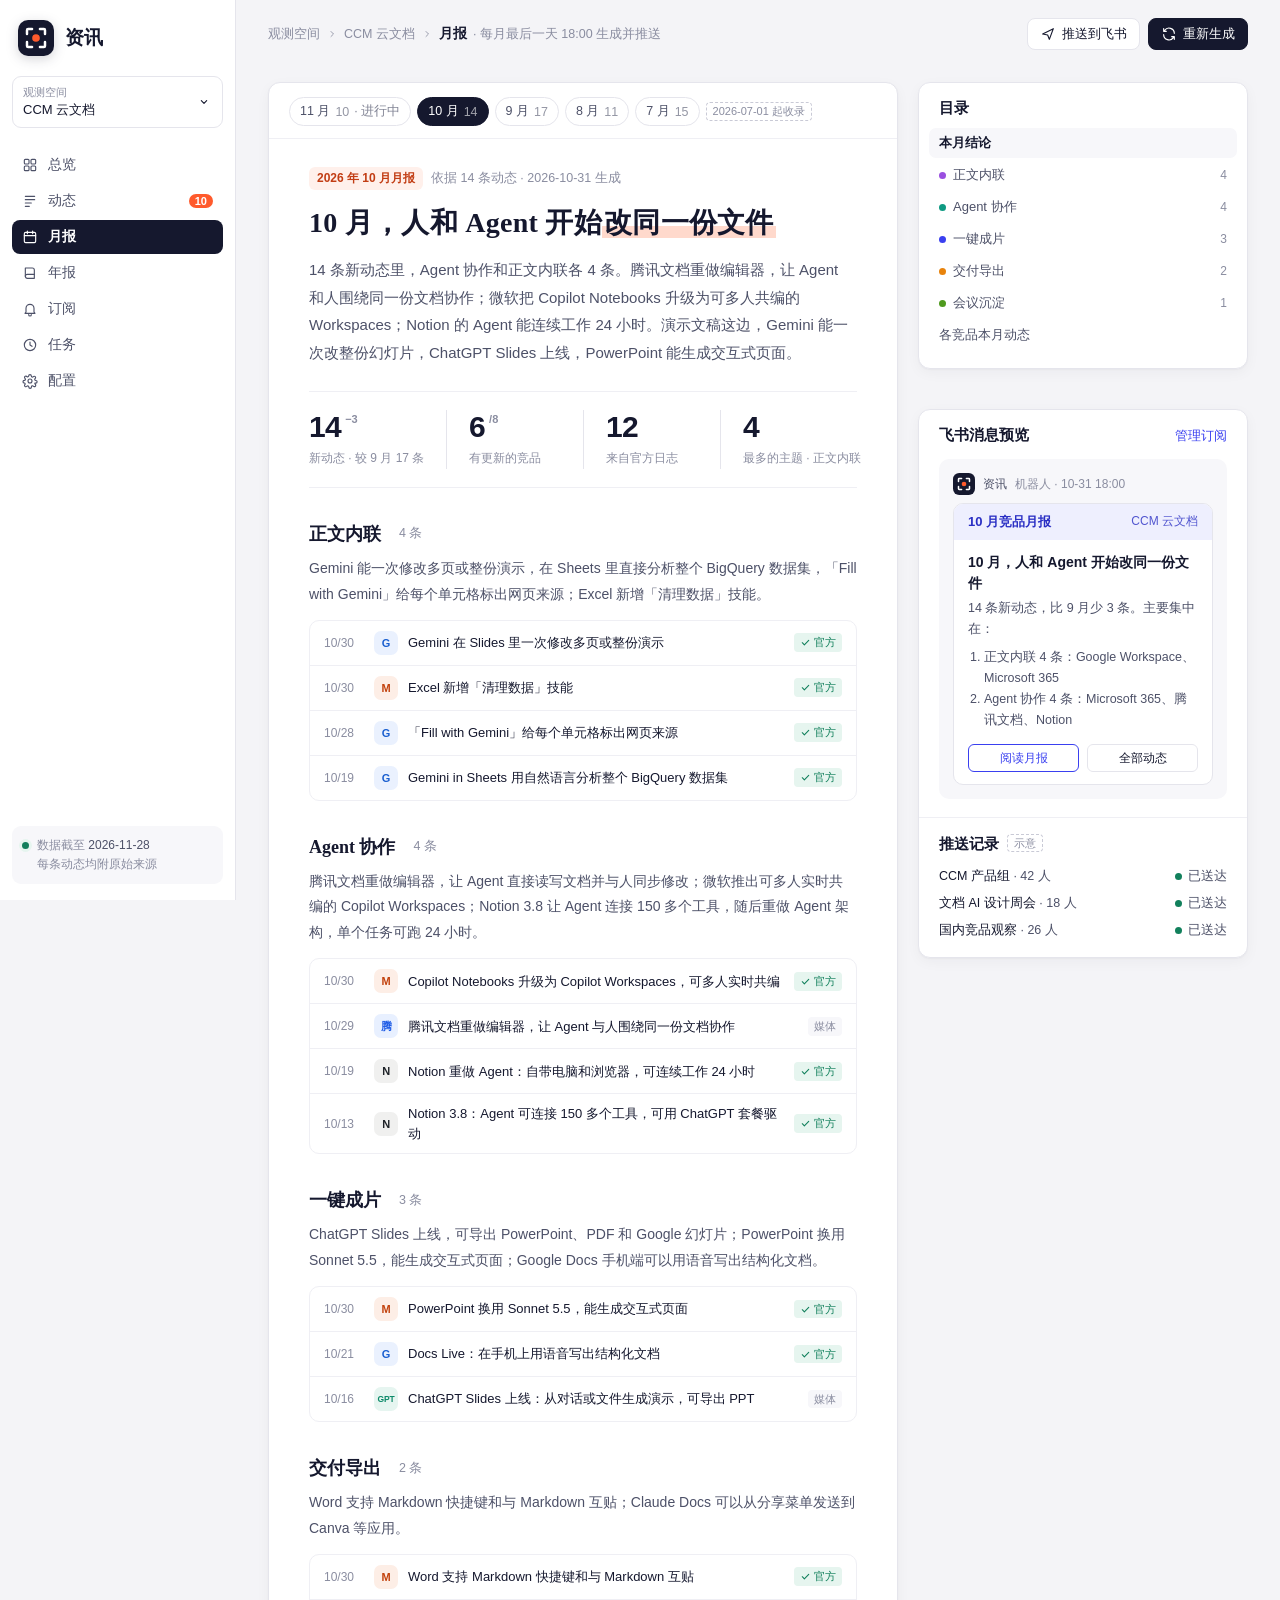
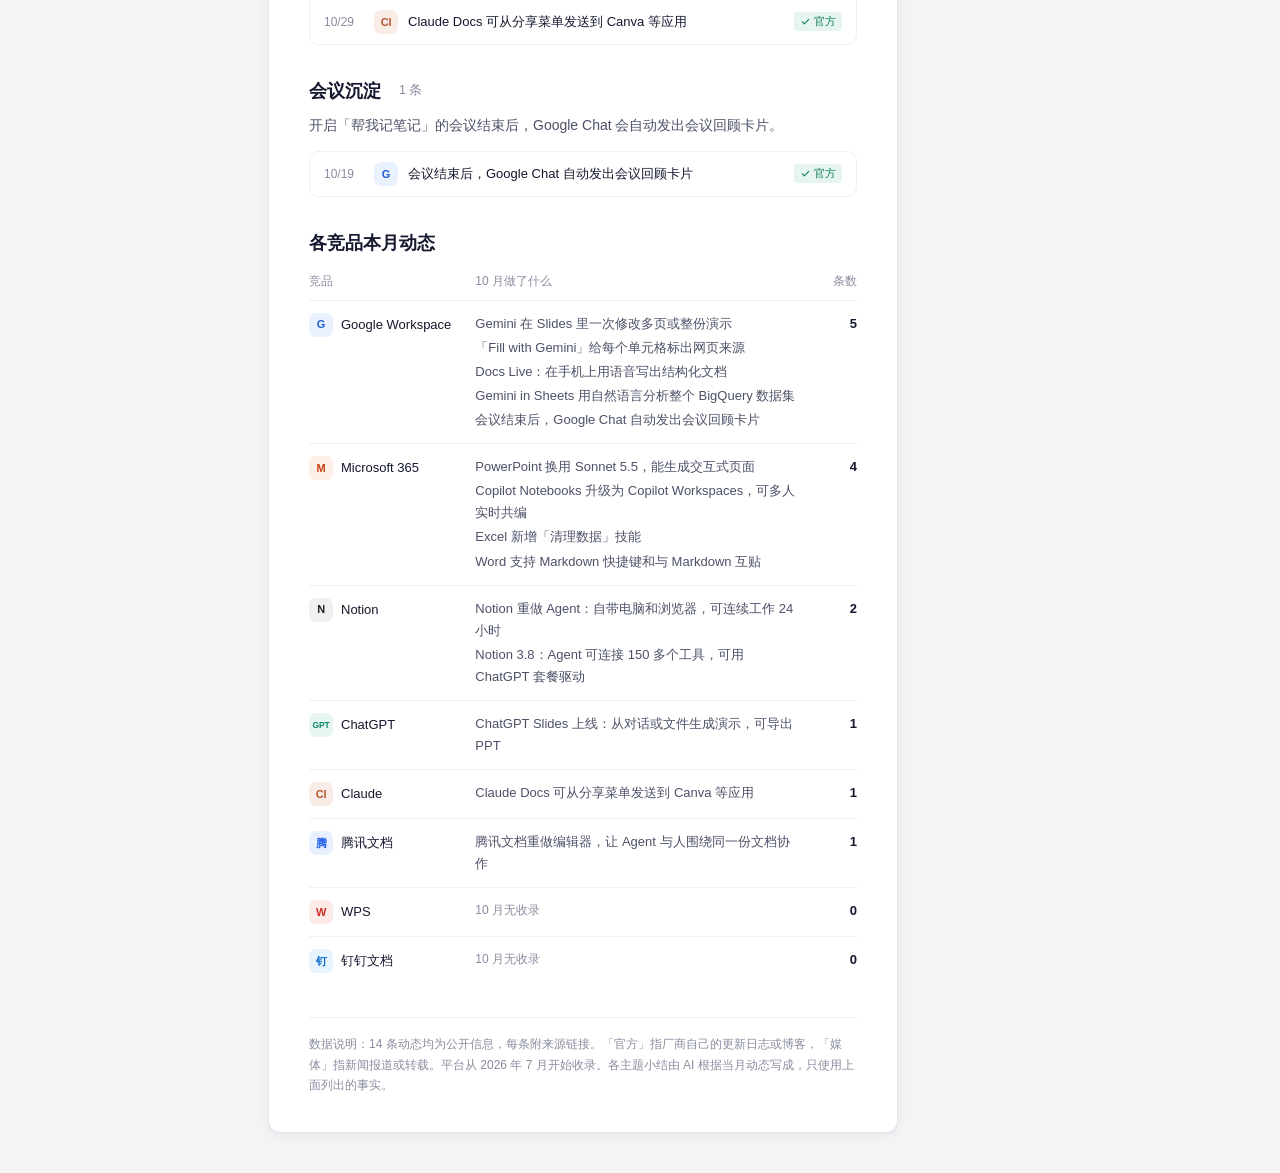
<file: monthly.html>
<!doctype html>
<html lang="zh-CN">
<head>
<meta charset="utf-8">
<meta name="viewport" content="width=device-width, initial-scale=1">
<title>资讯 · 月报</title>
<link rel="icon" href="data:image/svg+xml,%3Csvg xmlns='http://www.w3.org/2000/svg' viewBox='0 0 32 32'%3E%3Crect width='32' height='32' rx='9' fill='%2315182e'/%3E%3Cpath d='M8 12.5V9a1 1 0 0 1 1-1h3.5M19.5 8H23a1 1 0 0 1 1 1v3.5M24 19.5V23a1 1 0 0 1-1 1h-3.5M12.5 24H9a1 1 0 0 1-1-1v-3.5' fill='none' stroke='%23fff' stroke-width='2.2' stroke-linecap='round'/%3E%3Ccircle cx='16' cy='16' r='3.4' fill='%23ff5a2c'/%3E%3C/svg%3E">
<link rel="stylesheet" href="shared.css">
<style>
  .doc .table td:first-child, .doc .table th:first-child { padding-left: 0; }
  .doc .table td:last-child, .doc .table th:last-child { padding-right: 0; }
  .doc .table td { vertical-align: top; line-height: 1.7; }
  .doc .table .who-cell { display: flex; align-items: center; gap: 8px; white-space: nowrap; color: var(--ink); font-weight: 500; }
  .doc .table .titles { display: flex; flex-direction: column; gap: 2px; }
  .doc .table .titles a:hover { color: var(--accent-ink); }
</style>
</head>
<body>
<div class="app">
  <aside class="side"></aside>

  <main class="main">
    <header class="top">
      <div class="crumb">观测空间 <svg class="i" style="width:12px;height:12px"><use href="#i-right"/></svg> <a href="index.html">CCM 云文档</a> <svg class="i" style="width:12px;height:12px"><use href="#i-right"/></svg> <b>月报</b><span>· 每月最后一天 18:00 生成并推送</span></div>
      <div class="actions">
        <button class="btn" id="btn-push"><svg class="i"><use href="#i-send"/></svg>推送到飞书</button>
        <button class="btn primary" id="btn-regen"><svg class="i"><use href="#i-refresh"/></svg>重新生成</button>
      </div>
    </header>

    <div class="content">
      <div class="cols" style="margin-top:14px">
        <section class="panel" aria-label="月报">
          <div class="tabs" role="tablist" aria-label="选择月份" id="months"></div>
          <div class="doc" id="doc"></div>
        </section>

        <div class="aside sticky">
          <section class="panel" aria-label="目录">
            <div class="block">
              <div class="block-title"><h2>目录</h2></div>
              <nav class="toc" id="toc"></nav>
            </div>
          </section>

          <section class="panel" aria-label="飞书推送">
            <div class="block">
              <div class="block-title"><h2>飞书消息预览</h2><a class="link" href="subscribe.html">管理订阅</a></div>
              <div class="chat" id="chat"></div>
            </div>
            <div class="block">
              <div class="block-title"><h2>推送记录<span class="demo">示意</span></h2></div>
              <div class="list-plain" id="pushlog"></div>
            </div>
          </section>
        </div>
      </div>
    </div>
  </main>
</div>

<script src="data.js"></script>
<script src="data-b2b.js"></script>
<script src="data-news.js"></script>
<script src="spaces.js"></script>
<script src="shell.js"></script>
<script>
const { CUR, DAY, MONTH_END, SP, D, P, ORDER, T, U, esc, md, inMonth, kindHTML, logoHTML, toast, busy, pushDialog } = CW;
CW.side('monthly');

const strip = h => h.replace(/<[^>]+>/g, '');
const last = m => new Date(2026, m, 0).getDate();
let M = D.LATEST_FULL;

document.getElementById('months').innerHTML = D.MONTHS.map(m =>
  `<span class="tab" role="tab" tabindex="0" data-m="${m}">${m} 月<span class="num">${inMonth(m).length}</span>${D.REPORT[m].partial ? '<span style="opacity:.7">· 进行中</span>' : ''}</span>`).join('') +
  `<span class="demo" style="align-self:center">2026-07-01 起收录</span>`;

function render() {
  const R = D.REPORT[M], idx = inMonth(M), prevIdx = D.MONTHS.includes(M - 1) ? inMonth(M - 1) : null;
  const off = idx.filter(i => U[i][3] === 'off').length;
  const comps = new Set(idx.map(i => U[i][1])).size;
  const themes = Object.keys(T).map(t => [t, idx.filter(i => U[i][2] === t)]).filter(x => x[1].length).sort((a, b) => b[1].length - a[1].length);
  const delta = prevIdx ? idx.length - prevIdx.length : null;

  document.querySelectorAll('#months .tab').forEach(t => { const on = +t.dataset.m === M; t.classList.toggle('on', on); t.setAttribute('aria-selected', on); });

  document.getElementById('doc').innerHTML = `
    <div class="doc-eyebrow"><span class="chip">2026 年 ${M} 月月报</span>${R.partial ? `进行中 · 截至 ${D.NOW} · 已收录 ${idx.length} 条` : `依据 ${idx.length} 条动态 · 2026-${M}-${last(M)} 生成`}</div>
    <h1 id="s-sum">${R.h1}</h1>
    <p class="lead">${esc(R.lead)}</p>
    <div class="kpis">
      <div class="kpi"><div class="kpi-value num">${idx.length}${delta == null || R.partial ? '' : `<sup${delta < 0 ? ' class="down"' : ''}>${delta > 0 ? '+' : delta < 0 ? '−' : '±'}${Math.abs(delta)}</sup>`}</div><div class="kpi-label">${R.partial ? '已收录 · 截至 ${DAY} 日' : prevIdx ? `新动态 · 较 ${M - 1} 月 ${prevIdx.length} 条` : '新动态 · 收录首月'}</div></div>
      <div class="kpi"><div class="kpi-value num">${comps}<sup class="down">/${ORDER.length}</sup></div><div class="kpi-label">有更新的竞品</div></div>
      <div class="kpi"><div class="kpi-value num">${off}</div><div class="kpi-label">来自官方日志</div></div>
      <div class="kpi"><div class="kpi-value num">${themes[0][1].length}</div><div class="kpi-label">最多的主题 · ${T[themes[0][0]][0]}</div></div>
    </div>
    ${themes.map(([t, ids]) => `
      <h2 class="sec" id="s-${t}">${T[t][0]}<small>${ids.length} 条</small></h2>
      <p>${esc(R.sum[t] || '')}</p>
      <div class="mini">${ids.map(i => { const [d, p, , k, title] = U[i]; const x = md(d);
        return `<a href="detail.html#u${i}"><span class="d num">${x.m}/${x.day}</span>${logoHTML(p, true)}<span class="t">${esc(title)}</span>${kindHTML(k)}</a>`; }).join('')}</div>`).join('')}
    <h2 class="sec" id="s-who">各竞品本月动态</h2>
    <div class="table-wrap" style="margin-top:8px">
      <table class="table">
        <thead><tr><th style="width:150px">竞品</th><th>${M} 月做了什么</th><th class="r" style="width:44px">条数</th></tr></thead>
        <tbody>${ORDER.map(p => { const ids = idx.filter(i => U[i][1] === p);
          return `<tr><td><span class="who-cell">${logoHTML(p, true)}${P[p].name}</span></td><td${ids.length ? '' : ' class="muted"'}>${ids.length ? `<div class="titles">${ids.map(i => `<a href="detail.html#u${i}">${esc(U[i][4])}</a>`).join('')}</div>` : `${M} 月无收录`}</td><td class="r num" style="color:var(--ink);font-weight:600">${ids.length}</td></tr>`; }).join('')}</tbody>
      </table>
    </div>
    <div class="doc-foot">数据说明：${idx.length} 条动态均为公开信息，每条附来源链接。「官方」指厂商自己的更新日志或博客，「媒体」指新闻报道或转载。平台从 2026 年 7 月开始收录。各主题小结由 AI 根据当月动态写成，只使用上面列出的事实。${R.partial ? `本月还没结束，完整月报在 ${CUR} 月 ${+MONTH_END.slice(3)} 日 18:00 生成。` : ''}</div>`;

  document.getElementById('toc').innerHTML =
    `<a href="#s-sum" class="on">本月结论</a>` +
    themes.map(([t, ids]) => `<a href="#s-${t}"><span style="display:inline-flex;align-items:center;gap:7px"><i style="width:7px;height:7px;border-radius:50%;background:${T[t][1]}"></i>${T[t][0]}</span><span class="num">${ids.length}</span></a>`).join('') +
    `<a href="#s-who">各竞品本月动态</a>`;

  const top2 = themes.slice(0, 2);
  document.getElementById('chat').innerHTML = `
    <div class="chat-head"><svg viewBox="0 0 32 32"><use href="#mark"/></svg><b>资讯</b>机器人 · ${R.partial ? `${MONTH_END} 18:00 发送` : `${M}-${last(M)} 18:00`}</div>
    <div class="msg">
      <div class="msg-head">${M} 月竞品月报${R.partial ? '（预览）' : ''}<span>${esc(SP.name)}</span></div>
      <div class="msg-body">
        <h4>${strip(R.h1)}</h4>
        ${idx.length} 条新动态${delta != null && !R.partial ? `，比 ${M - 1} 月${delta >= 0 ? '多' : '少'} ${Math.abs(delta)} 条` : ''}。主要集中在：
        <ol>${top2.map(([t, ids]) => `<li>${T[t][0]} ${ids.length} 条：${[...new Set(ids.map(i => P[U[i][1]].name))].join('、')}</li>`).join('')}</ol>
      </div>
      <div class="msg-foot"><span class="pri">阅读月报</span><span>全部动态</span></div>
    </div>`;
  document.getElementById('pushlog').innerHTML = R.partial
    ? `<div><span>${CUR} 月月报</span><span class="st idle">${MONTH_END} 18:00 发送</span></div>`
    : SP.SEED.filter(s => s.on && s.kind === 'group' && s.k.includes('mon')).map(({ name: g, size: n }) => `<div><span><b>${g}</b> · ${n} 人</span><span class="st ok">已送达</span></div>`).join('');

  document.getElementById('btn-push').disabled = !!R.partial;
  document.getElementById('btn-push').title = R.partial ? '本月还没结束，月末自动推送' : '';
  bindToc();
}

/* 目录高亮跟随滚动 */
let links = [], secs = [];
function bindToc() { links = [...document.querySelectorAll('#toc a')]; secs = links.map(a => document.querySelector(a.getAttribute('href'))); }
addEventListener('scroll', () => {
  let k = 0; secs.forEach((s, i) => { if (s && s.getBoundingClientRect().top < 120) k = i; });
  links.forEach((a, i) => a.classList.toggle('on', i === k));
}, { passive: true });

/* 月份切换：monthly.html#m9 */
function fromHash() { const m = +(/^#m(\d+)$/.exec(location.hash) || [])[1]; M = D.MONTHS.includes(m) ? m : D.LATEST_FULL; render(); }
const months = document.getElementById('months');
const go = el => { if (el) { try { history.replaceState(null, '', '#m' + el.dataset.m); } catch (err) {} M = +el.dataset.m; render(); scrollTo(0, 0); } };
months.addEventListener('click', e => go(e.target.closest('.tab')));
months.addEventListener('keydown', e => { if (e.key === 'Enter' || e.key === ' ') { e.preventDefault(); go(e.target.closest('.tab')); } });
addEventListener('hashchange', fromHash);
fromHash();

document.getElementById('btn-push').onclick = () => pushDialog(`${M} 月月报 · ${strip(D.REPORT[M].h1)}`);
document.getElementById('btn-regen').onclick = e => busy(e.currentTarget, '生成中…', 1800, () => toast(`${M} 月月报已重新生成，依据 ${inMonth(M).length} 条动态`));
</script>
</body>
</html>
</file>
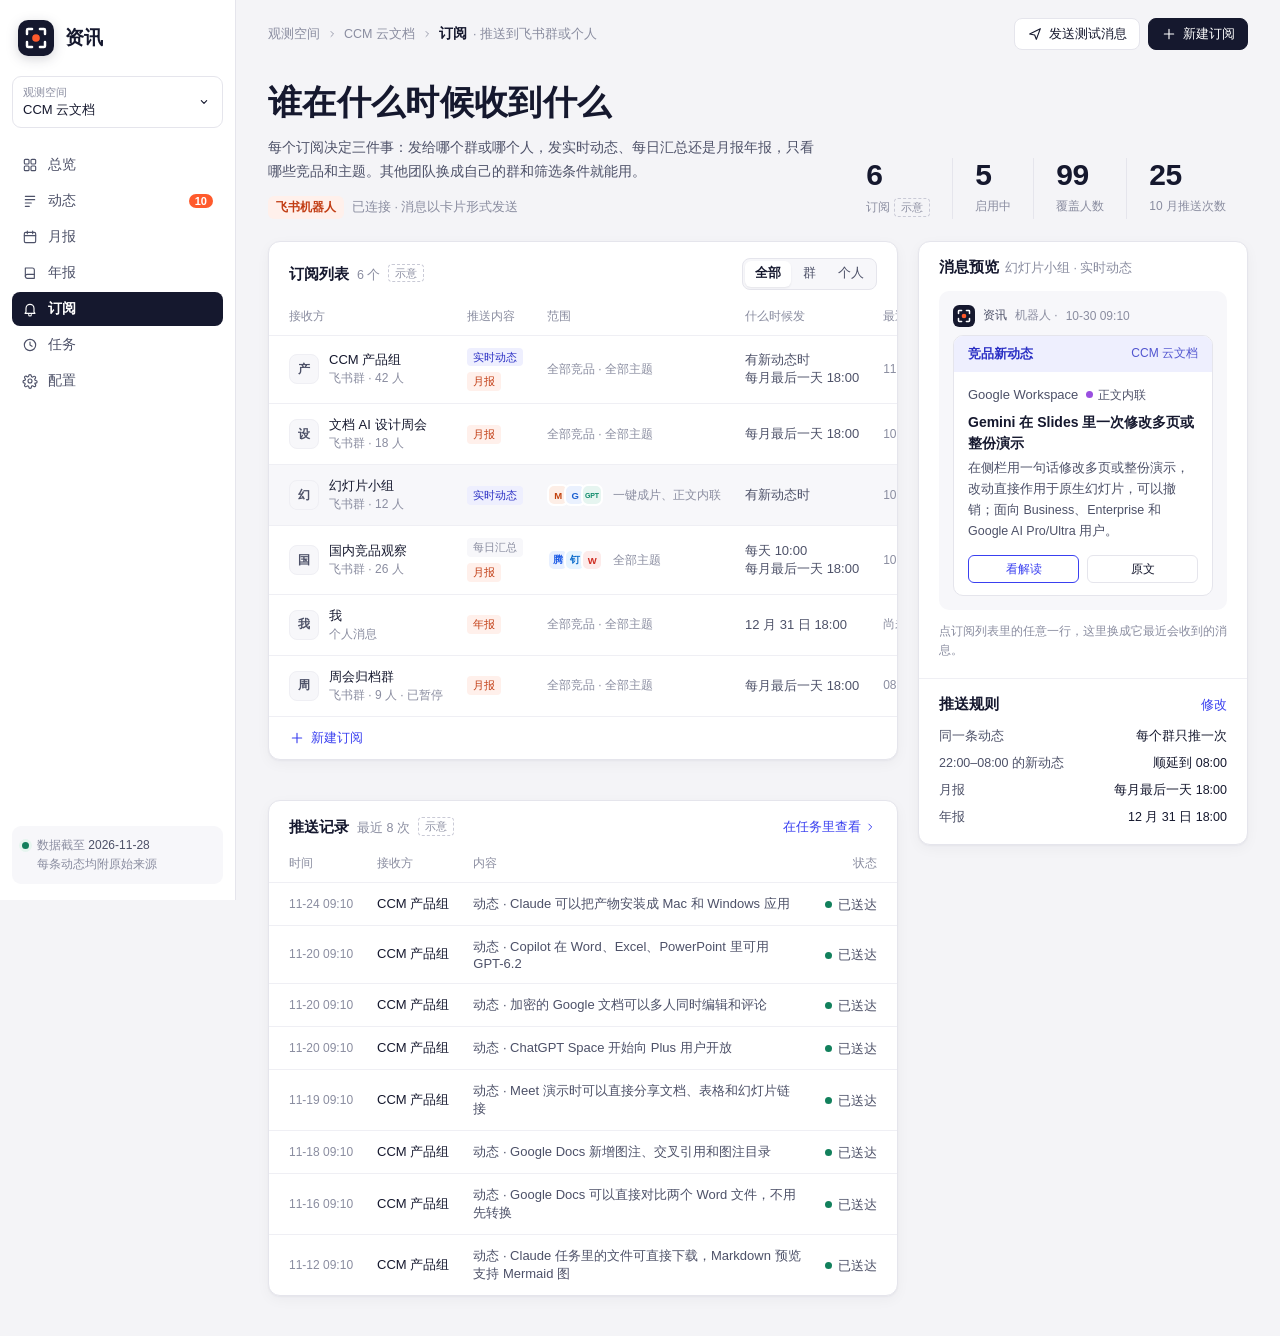
<file: subscribe.html>
<!doctype html>
<html lang="zh-CN">
<head>
<meta charset="utf-8">
<meta name="viewport" content="width=device-width, initial-scale=1">
<title>资讯 · 订阅</title>
<link rel="icon" href="data:image/svg+xml,%3Csvg xmlns='http://www.w3.org/2000/svg' viewBox='0 0 32 32'%3E%3Crect width='32' height='32' rx='9' fill='%2315182e'/%3E%3Cpath d='M8 12.5V9a1 1 0 0 1 1-1h3.5M19.5 8H23a1 1 0 0 1 1 1v3.5M24 19.5V23a1 1 0 0 1-1 1h-3.5M12.5 24H9a1 1 0 0 1-1-1v-3.5' fill='none' stroke='%23fff' stroke-width='2.2' stroke-linecap='round'/%3E%3Ccircle cx='16' cy='16' r='3.4' fill='%23ff5a2c'/%3E%3C/svg%3E">
<link rel="stylesheet" href="shared.css">
</head>
<!-- 订阅群、人数为示意数据；「最近一次」「推送次数」按每个订阅的筛选规则，从 data.js 的真实动态算出 -->
<body>
<div class="app">
  <aside class="side"></aside>

  <main class="main">
    <header class="top">
      <div class="crumb">观测空间 <svg class="i" style="width:12px;height:12px"><use href="#i-right"/></svg> <a href="index.html">CCM 云文档</a> <svg class="i" style="width:12px;height:12px"><use href="#i-right"/></svg> <b>订阅</b><span>· 推送到飞书群或个人</span></div>
      <div class="actions">
        <button class="btn" id="btn-test"><svg class="i"><use href="#i-send"/></svg>发送测试消息</button>
        <button class="btn primary" id="btn-new"><svg class="i"><use href="#i-plus"/></svg>新建订阅</button>
      </div>
    </header>

    <div class="content">
      <section class="hero" aria-label="订阅概况">
        <div>
          <h1>谁在什么时候收到什么</h1>
          <p>每个订阅决定三件事：发给哪个群或哪个人，发实时动态、每日汇总还是月报年报，只看哪些竞品和主题。其他团队换成自己的群和筛选条件就能用。</p>
          <div class="hero-meta"><span class="chip">飞书机器人</span>已连接 · 消息以卡片形式发送</div>
        </div>
        <div class="kpis" id="kpis"></div>
      </section>

      <div class="cols" style="margin-top:0">
        <div class="stack-col">
          <section class="panel" aria-label="订阅列表">
            <div class="panel-head">
              <h2 id="list-title"></h2>
              <div class="seg" role="group" aria-label="筛选订阅" id="f-kind"><button data-v="" class="on">全部</button><button data-v="group">群</button><button data-v="person">个人</button></div>
            </div>
            <div class="table-wrap">
              <table class="table">
                <thead><tr><th>接收方</th><th>推送内容</th><th>范围</th><th>什么时候发</th><th>最近一次</th><th class="r">启用</th><th class="r"><span class="sr" style="position:absolute;left:-9999px">操作</span></th></tr></thead>
                <tbody id="subs"></tbody>
              </table>
            </div>
            <button class="add-row" id="add-row"><svg class="i"><use href="#i-plus"/></svg>新建订阅</button>
          </section>

          <section class="panel" aria-label="推送记录">
            <div class="panel-head">
              <h2>推送记录<small>最近 8 次</small><span class="demo">示意</span></h2>
              <a class="link" href="tasks.html">在任务里查看<svg class="i" style="width:14px;height:14px"><use href="#i-right"/></svg></a>
            </div>
            <div class="table-wrap">
              <table class="table">
                <thead><tr><th>时间</th><th>接收方</th><th>内容</th><th class="r">状态</th></tr></thead>
                <tbody id="log"></tbody>
              </table>
            </div>
          </section>
        </div>

        <div class="aside">
          <section class="panel" aria-label="消息预览">
            <div class="block">
              <div class="block-title"><h2>消息预览<small id="pv-sub"></small></h2></div>
              <div class="chat">
                <div class="chat-head"><svg viewBox="0 0 32 32"><use href="#mark"/></svg><b>资讯</b>机器人 · <span id="pv-time"></span></div>
                <div class="msg" id="msg"></div>
              </div>
              <p class="note">点订阅列表里的任意一行，这里换成它最近会收到的消息。</p>
            </div>
            <div class="block">
              <div class="block-title"><h2>推送规则</h2><a class="link" href="config.html#push">修改</a></div>
              <div class="list-plain">
                <div><span>同一条动态</span><b>每个群只推一次</b></div>
                <div><span>22:00–08:00 的新动态</span><b>顺延到 08:00</b></div>
                <div><span>月报</span><b class="num">每月最后一天 18:00</b></div>
                <div><span>年报</span><b class="num">12 月 31 日 18:00</b></div>
              </div>
            </div>
          </section>
        </div>
      </div>
    </div>
  </main>
</div>

<script src="data.js"></script>
<script src="data-b2b.js"></script>
<script src="data-news.js"></script>
<script src="spaces.js"></script>
<script src="shell.js"></script>
<script>
const { FULL, FULL_END, TODAY, SP, subHits, D, P, ORDER, T, U, esc, inMonth, logoHTML, tagHTML, modal, val, checked, toast, store } = CW;
CW.side('subscribe');

const K = { rt: ['实时动态', 'blue', '有新动态时'], daily: ['每日汇总', '', '每天 10:00'], mon: ['月报', 'sig', '每月最后一天 18:00'], year: ['年报', 'sig', '12 月 31 日 18:00'] };
const SEED = SP.SEED; /* 每个空间一套示意订阅，见 spaces.js */
let SUBS = store.get('subs', null) || SEED.map(s => ({ ...s }));
const save = () => store.set('subs', SUBS);
let filterKind = '', selected = 's3';
if (!SUBS.some(s => s.id === selected)) selected = SUBS[0] && SUBS[0].id;

/* 订阅命中的动态（按竞品和主题筛） */
const hits = s => U.map((_, i) => i).filter(i => subHits(s, i));
function lastPush(s) {
  if (!s.on) return s.pausedAt ? `${s.pausedAt} · 已暂停` : '已暂停';
  const c = [];
  const h = hits(s);
  if (s.k.includes('rt') && h.length) c.push(`${U[h[0]][0]} 09:10`);
  if (s.k.includes('daily') && h.length) c.push(`${U[h[0]][0]} 10:00`);
  if (s.k.includes('mon')) c.push(`${FULL_END} 18:00`);
  return c.length ? c.sort().pop() : '尚未推送';
}
function octPushes(s) {
  if (!s.on) return 0;
  const h = hits(s).filter(i => +U[i][0].slice(0, 2) === FULL);
  return (s.k.includes('rt') ? h.length : 0) + (s.k.includes('daily') ? new Set(h.map(i => U[i][0])).size : 0) + (s.k.includes('mon') ? 1 : 0);
}
const scopeHTML = s => {
  const t = s.ts.length ? s.ts.map(x => T[x][0]).join('、') : '全部主题';
  return s.ps.length ? `<div class="cell"><div class="logos">${s.ps.map(p => logoHTML(p, true)).join('')}</div><small style="margin:0">${t}</small></div>` : `<span class="muted">全部竞品 · ${t}</span>`;
};

function render() {
  const on = SUBS.filter(s => s.on);
  document.getElementById('kpis').innerHTML = `
    <div class="kpi"><div class="kpi-value num">${SUBS.length}</div><div class="kpi-label">订阅<span class="demo">示意</span></div></div>
    <div class="kpi"><div class="kpi-value num">${on.length}</div><div class="kpi-label">启用中</div></div>
    <div class="kpi"><div class="kpi-value num">${on.reduce((a, s) => a + s.size, 0)}</div><div class="kpi-label">覆盖人数</div></div>
    <div class="kpi"><div class="kpi-value num">${SUBS.reduce((a, s) => a + octPushes(s), 0)}</div><div class="kpi-label">${FULL} 月推送次数</div></div>`;
  const list = SUBS.filter(s => !filterKind || s.kind === filterKind);
  document.getElementById('list-title').innerHTML = `订阅列表<small>${list.length} 个</small><span class="demo">示意</span>`;
  document.getElementById('subs').innerHTML = list.length ? list.map(s => `
    <tr class="clickable${s.id === selected ? ' on' : ''}" data-id="${s.id}">
      <td><div class="cell"><span class="av">${esc(s.av)}</span><span><b>${esc(s.name)}</b><small>${s.kind === 'group' ? `飞书群 · ${s.size} 人` : '个人消息'}${s.on ? '' : ' · 已暂停'}</small></span></div></td>
      <td><div class="chips">${s.k.map(k => `<span class="kind ${K[k][1]}">${K[k][0]}</span>`).join('')}</div></td>
      <td>${scopeHTML(s)}</td>
      <td style="white-space:nowrap">${s.k.map(k => K[k][2]).join('<br>')}</td>
      <td class="muted num" style="white-space:nowrap">${lastPush(s)}</td>
      <td class="r"><button class="switch" role="switch" aria-checked="${s.on}" aria-label="启用 ${esc(s.name)}" data-toggle="${s.id}"></button></td>
      <td class="r"><button class="icon-btn" data-edit="${s.id}" aria-label="编辑 ${esc(s.name)}"><svg class="i"><use href="#i-edit"/></svg></button></td>
    </tr>`).join('') : `<tr><td colspan="7"><div class="empty"><b>还没有${filterKind === 'person' ? '个人' : '群'}订阅</b><button class="btn" data-new>新建订阅</button></div></td></tr>`;
  preview();
}

/* 消息预览：选中订阅最近会收到的一条 */
function preview() {
  const s = SUBS.find(x => x.id === selected) || SUBS[0]; if (!s) return;
  const h = hits(s);
  document.getElementById('pv-sub').textContent = `${s.name} · ${s.k.map(k => K[k][0]).join('、')}`;
  const msg = document.getElementById('msg'), time = document.getElementById('pv-time');
  if ((s.k.includes('rt') || s.k.includes('daily')) && h.length) {
    const i = h[0], [d, p, t, , title, body] = U[i];
    if (s.k.includes('daily')) {
      const day = h.filter(j => U[j][0] === d);
      time.textContent = `${d} 10:00`;
      msg.innerHTML = `<div class="msg-head">每日汇总 · ${+d.slice(0, 2)} 月 ${+d.slice(3)} 日<span>${esc(SP.name)}</span></div>
        <div class="msg-body"><h4>今天有 ${day.length} 条新动态</h4><ol>${day.map(j => `<li>${P[U[j][1]].name}：${esc(U[j][4])}</li>`).join('')}</ol></div>
        <div class="msg-foot"><span class="pri">查看动态</span><span>原文</span></div>`;
    } else {
      time.textContent = `${d} 09:10`;
      msg.innerHTML = `<div class="msg-head">竞品新动态<span>${esc(SP.name)}</span></div>
        <div class="msg-body"><div class="meta"><span class="who">${P[p].name}</span>${tagHTML(t)}</div><h4>${esc(title)}</h4>${esc(body)}</div>
        <div class="msg-foot"><span class="pri">看解读</span><span>原文</span></div>`;
    }
  } else if (s.k.includes('mon')) {
    const R = D.REPORT[D.LATEST_FULL];
    time.textContent = `${FULL_END} 18:00`;
    msg.innerHTML = `<div class="msg-head">${FULL} 月竞品月报<span>${esc(SP.name)}</span></div>
      <div class="msg-body"><h4>${R.h1.replace(/<[^>]+>/g, '')}</h4>${inMonth(FULL).length} 条新动态，比 ${FULL - 1} 月${inMonth(FULL).length >= inMonth(FULL - 1).length ? '多' : '少'} ${Math.abs(inMonth(FULL).length - inMonth(FULL - 1).length)} 条。</div>
      <div class="msg-foot"><span class="pri">阅读月报</span><span>全部动态</span></div>`;
  } else {
    time.textContent = '12-31 18:00';
    msg.innerHTML = `<div class="msg-head">2026 年度报告<span>${esc(SP.name)}</span></div>
      <div class="msg-body"><h4>年报将在 12 月 31 日生成</h4>目前已收录 ${U.length} 条动态。</div>
      <div class="msg-foot"><span class="pri">查看年报进度</span></div>`;
  }
}

/* 推送记录：按订阅规则从真实动态推出来 */
function renderLog() {
  const rows = [];
  for (const i of U.map((_, j) => j).slice(0, 12)) for (const s of SEED.filter(x => x.on && x.k.includes('rt')))
    if (hits(s).includes(i)) rows.push([`${U[i][0]} 09:10`, s.name, '动态 · ' + U[i][4]]);
  for (const s of SEED.filter(x => x.on && x.k.includes('mon'))) rows.push([`${FULL_END} 18:00`, s.name, '月报 · ' + D.REPORT[FULL].h1.replace(/<[^>]+>/g, '')]);
  rows.sort((a, b) => b[0].localeCompare(a[0]));
  document.getElementById('log').innerHTML = rows.slice(0, 8).map(([t, who, what]) => `
    <tr><td class="muted num" style="white-space:nowrap">${t}</td><td style="white-space:nowrap;color:var(--ink)">${esc(who)}</td><td>${esc(what)}</td><td class="r"><span class="st ok">已送达</span></td></tr>`).join('');
}

/* 新建 / 编辑 */
function editor(s) {
  const isNew = !s; s = s || { id: 's' + Date.now(), av: '', name: '', kind: 'group', size: 10, k: ['rt'], ps: [], ts: [], on: true };
  const pill = (name, v, label, on, dot) => `<label class="pill"><input type="checkbox" name="${name}" value="${v}"${on ? ' checked' : ''}>${dot || ''}${label}</label>`;
  const m = modal({
    title: isNew ? '新建订阅' : '编辑订阅', sub: '竞品和主题都不选，表示全部', ok: isNew ? '创建' : '保存', wide: true,
    body: `
      <div style="display:grid;grid-template-columns:1fr 120px;gap:12px">
        <div class="field"><label for="e-name">接收方</label><input class="input" id="e-name" name="name" value="${esc(s.name)}" placeholder="飞书群名或个人" maxlength="24"></div>
        <div class="field"><label for="e-size">人数</label><input class="input num" id="e-size" name="size" type="number" min="1" value="${s.size}"></div>
      </div>
      <div class="field"><span class="lbl">类型</span><div class="pills">
        <label class="pill"><input type="radio" name="kind" value="group"${s.kind === 'group' ? ' checked' : ''}>飞书群</label>
        <label class="pill"><input type="radio" name="kind" value="person"${s.kind === 'person' ? ' checked' : ''}>个人消息</label></div></div>
      <div class="field"><span class="lbl">推送内容</span><div class="pills">${Object.keys(K).map(k => pill('k', k, `${K[k][0]} · ${K[k][2]}`, s.k.includes(k))).join('')}</div></div>
      <div class="field"><span class="lbl">竞品</span><div class="pills">${ORDER.map(p => pill('ps', p, P[p].name, s.ps.includes(p))).join('')}</div></div>
      <div class="field"><span class="lbl">主题</span><div class="pills">${Object.keys(T).map(t => pill('ts', t, T[t][0], s.ts.includes(t), `<i style="background:${T[t][1]}"></i>`)).join('')}</div></div>
      <p class="note" id="e-hint" style="margin:0"></p>
      ${isNew ? '' : '<button type="button" class="btn sm ghost" id="e-del" style="align-self:flex-start;color:#c23d14">删除这个订阅</button>'}`,
    onOk(f, err) {
      const name = val(f, 'name'), k = checked(f, 'k');
      if (!name) { err('填写接收方'); return false; }
      if (!k.length) { err('至少选一种推送内容'); return false; }
      Object.assign(s, { name, av: name.slice(0, 1), kind: f.querySelector('[name=kind]:checked').value, size: Math.max(1, +val(f, 'size') || 1), k, ps: checked(f, 'ps'), ts: checked(f, 'ts') });
      if (s.kind === 'person') s.size = 1;
      if (isNew) SUBS.push(s);
      selected = s.id; save(); render();
      const row = document.querySelector(`tr[data-id="${s.id}"]`); row && row.classList.add('row-new');
      toast(isNew ? `已创建订阅「${name}」` : `已保存「${name}」`);
    },
  });
  const hint = () => { const f = m.form; const tmp = { ps: checked(f, 'ps'), ts: checked(f, 'ts') }; const h = hits(tmp);
    m.form.querySelector('#e-hint').textContent = `按这组条件，7 月以来会命中 ${h.length} 条动态，其中 ${FULL} 月 ${h.filter(i => +U[i][0].slice(0, 2) === FULL).length} 条。`; };
  m.form.addEventListener('change', hint); hint();
  const del = m.form.querySelector('#e-del');
  if (del) del.onclick = () => { m.close(); modal({ title: '删除订阅', sub: `「${s.name}」以后不会再收到推送。`, ok: '删除', danger: true, body: '<p class="note" style="margin:0">已经发出的消息不受影响。</p>',
    onOk() { SUBS = SUBS.filter(x => x.id !== s.id); if (selected === s.id) selected = SUBS[0] && SUBS[0].id; save(); render(); toast(`已删除「${s.name}」`); } }); };
}

/* 事件 */
document.getElementById('subs').addEventListener('click', e => {
  const tg = e.target.closest('[data-toggle]');
  if (tg) { const s = SUBS.find(x => x.id === tg.dataset.toggle); s.on = !s.on; if (!s.on) s.pausedAt = TODAY; save(); render(); toast(s.on ? `已恢复「${s.name}」` : `已暂停「${s.name}」`); e.stopPropagation(); return; }
  const ed = e.target.closest('[data-edit]');
  if (ed) { editor(SUBS.find(x => x.id === ed.dataset.edit)); return; }
  if (e.target.closest('[data-new]')) { editor(); return; }
  const tr = e.target.closest('tr[data-id]');
  if (tr) { selected = tr.dataset.id; document.querySelectorAll('#subs tr').forEach(r => r.classList.toggle('on', r === tr)); preview(); }
}, true);
document.getElementById('f-kind').addEventListener('click', e => { const b = e.target.closest('button'); if (b) { filterKind = b.dataset.v; render(); } });
document.getElementById('btn-new').onclick = () => editor();
document.getElementById('add-row').onclick = () => editor();
document.getElementById('btn-test').onclick = () => { const s = SUBS.find(x => x.id === selected); toast(`测试消息已发到「${s ? s.name : SEED[0].name}」`); };

render(); renderLog();
if (location.hash === '#new') editor();
</script>
</body>
</html>
</file>
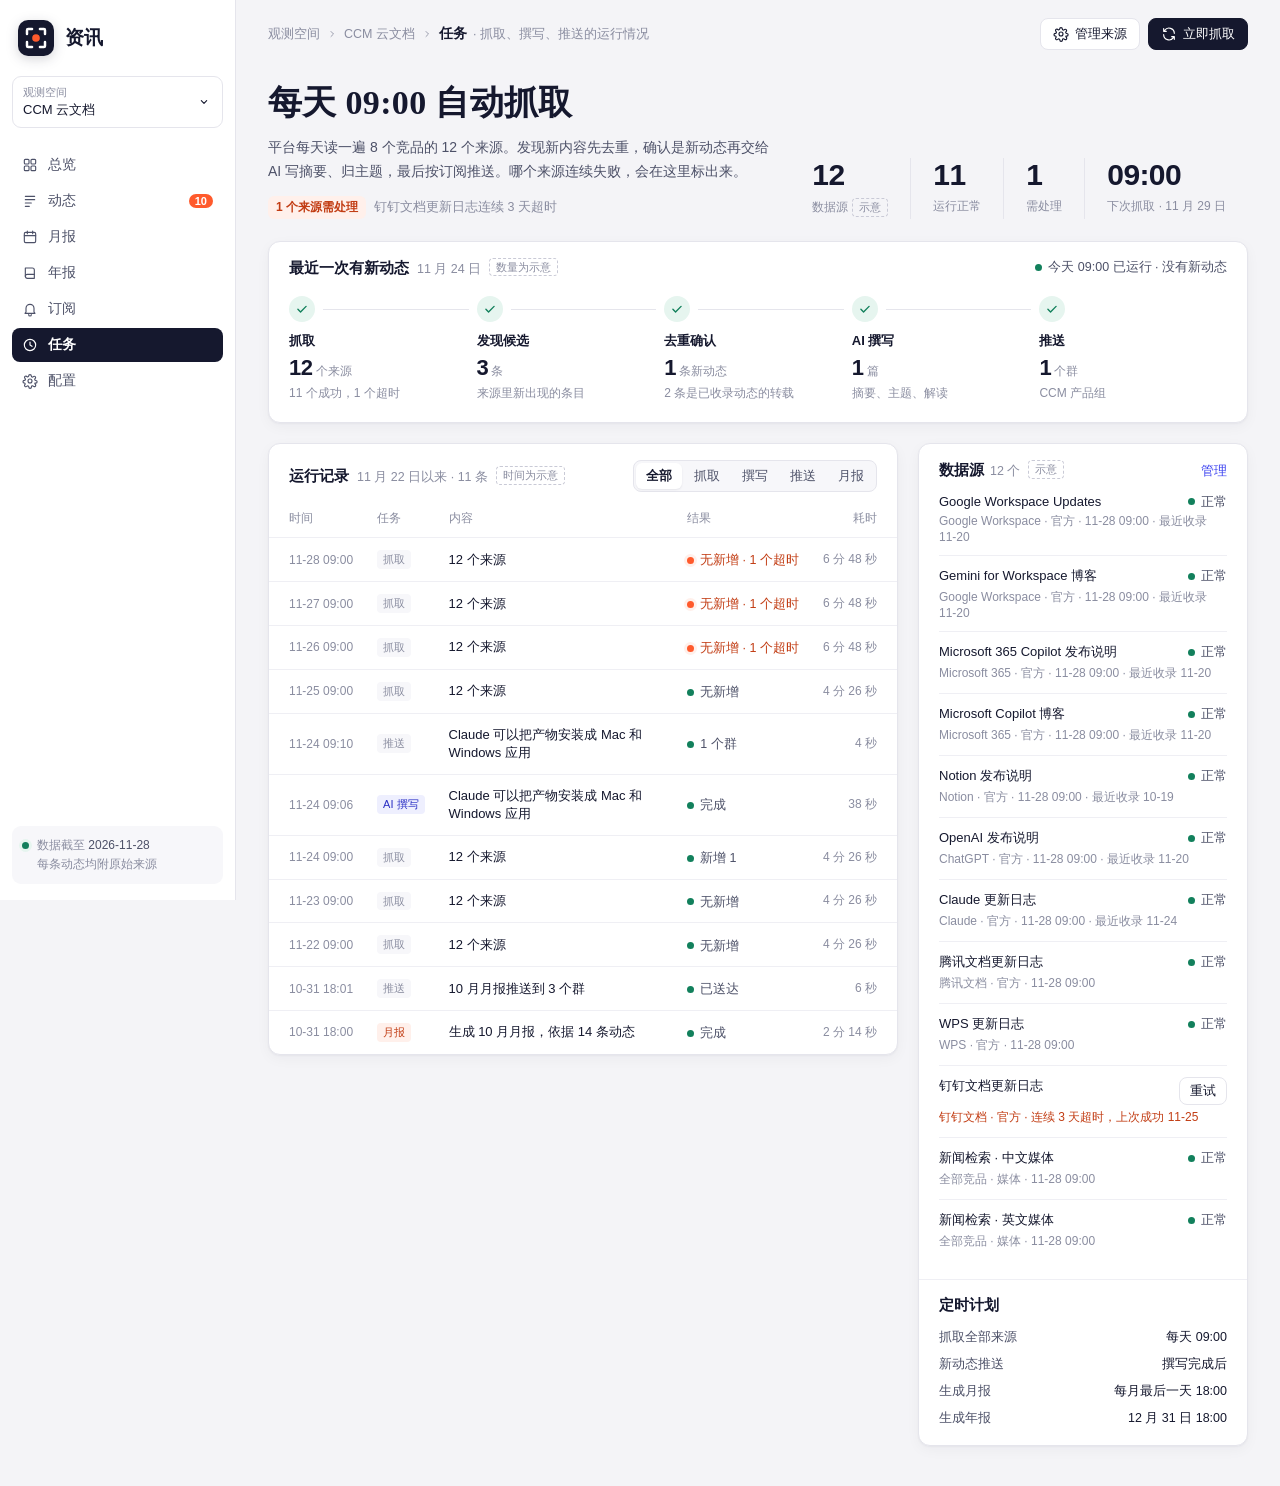
<file: tasks.html>
<!doctype html>
<html lang="zh-CN">
<head>
<meta charset="utf-8">
<meta name="viewport" content="width=device-width, initial-scale=1">
<title>资讯 · 任务</title>
<link rel="icon" href="data:image/svg+xml,%3Csvg xmlns='http://www.w3.org/2000/svg' viewBox='0 0 32 32'%3E%3Crect width='32' height='32' rx='9' fill='%2315182e'/%3E%3Cpath d='M8 12.5V9a1 1 0 0 1 1-1h3.5M19.5 8H23a1 1 0 0 1 1 1v3.5M24 19.5V23a1 1 0 0 1-1 1h-3.5M12.5 24H9a1 1 0 0 1-1-1v-3.5' fill='none' stroke='%23fff' stroke-width='2.2' stroke-linecap='round'/%3E%3Ccircle cx='16' cy='16' r='3.4' fill='%23ff5a2c'/%3E%3C/svg%3E">
<link rel="stylesheet" href="shared.css">
</head>
<!-- 运行时间、耗时、数据源状态为示意；撰写和推送对应的动态来自 data.js 的真实收录 -->
<body>
<div class="app">
  <aside class="side"></aside>

  <main class="main">
    <header class="top">
      <div class="crumb">观测空间 <svg class="i" style="width:12px;height:12px"><use href="#i-right"/></svg> <a href="index.html">CCM 云文档</a> <svg class="i" style="width:12px;height:12px"><use href="#i-right"/></svg> <b>任务</b><span>· 抓取、撰写、推送的运行情况</span></div>
      <div class="actions">
        <a class="btn" href="config.html#sources"><svg class="i"><use href="#i-gear"/></svg>管理来源</a>
        <button class="btn primary" id="btn-crawl"><svg class="i"><use href="#i-refresh"/></svg>立即抓取</button>
      </div>
    </header>

    <div class="content">
      <section class="hero" aria-label="任务概况">
        <div>
          <h1>每天 09:00 自动抓取</h1>
          <p id="hero-p">平台每天读一遍 8 个竞品的 12 个来源。发现新内容先去重，确认是新动态再交给 AI 写摘要、归主题，最后按订阅推送。哪个来源连续失败，会在这里标出来。</p>
          <div class="hero-meta" id="hero-meta"></div>
        </div>
        <div class="kpis" id="kpis"></div>
      </section>

      <section class="panel" aria-label="流水线">
        <div class="panel-head">
          <h2 id="flow-title"></h2>
          <span class="st ok" id="flow-st"></span>
        </div>
        <div class="flow" id="flow"></div>
      </section>

      <div class="cols">
        <section class="panel" aria-label="运行记录">
          <div class="panel-head">
            <h2>运行记录<small id="runs-sub"></small><span class="demo">时间为示意</span></h2>
            <div class="seg" role="group" aria-label="任务类型" id="f-type"><button data-v="" class="on">全部</button><button data-v="crawl">抓取</button><button data-v="write">撰写</button><button data-v="push">推送</button><button data-v="mon">月报</button></div>
          </div>
          <div class="table-wrap">
            <table class="table">
              <thead><tr><th>时间</th><th>任务</th><th>内容</th><th>结果</th><th class="r">耗时</th></tr></thead>
              <tbody id="runs"></tbody>
            </table>
          </div>
        </section>

        <div class="aside">
          <section class="panel" aria-label="数据源">
            <div class="block">
              <div class="block-title"><h2>数据源<small id="src-n">12 个</small><span class="demo">示意</span></h2><a class="link" href="config.html#sources">管理</a></div>
              <div id="sources"></div>
            </div>
            <div class="block">
              <div class="block-title"><h2>定时计划</h2></div>
              <div class="list-plain">
                <div><span>抓取全部来源</span><b class="num">每天 09:00</b></div>
                <div><span>新动态推送</span><b>撰写完成后</b></div>
                <div><span>生成月报</span><b class="num">每月最后一天 18:00</b></div>
                <div><span>生成年报</span><b class="num">12 月 31 日 18:00</b></div>
              </div>
            </div>
          </section>
        </div>
      </div>
    </div>
  </main>
</div>

<script src="data.js"></script>
<script src="data-b2b.js"></script>
<script src="data-news.js"></script>
<script src="spaces.js"></script>
<script src="shell.js"></script>
<script>
const { CUR, DAY, TODAY, FULL, FULL_END, shiftDay, SP, FAILING, subHits, D, P, U, esc, inMonth, toast, busy } = CW;
CW.side('tasks');

/* 数据源来自当前空间（spaces.js）；第 4 项为 true 的来源演示「连续超时」 */
const SRC = SP.SRC, N = SRC.length, BAD = FAILING ? FAILING[0] : '';
document.getElementById('hero-p').textContent = `平台每天读一遍 ${SP.ORDER.length} 个${SP.unit}的 ${N} 个来源。发现新内容先去重，确认是新动态再交给 AI 写摘要、归主题，最后按订阅推送。哪个来源连续失败，会在这里标出来。`;
document.getElementById('src-n').textContent = `${N} 个`;
let ddFailing = !!FAILING;

/* 最近一次有新动态的那天 */
const LAST = U[0][0], lastIdx = U.map((_, i) => i).filter(i => U[i][0] === LAST);
const RT_GROUPS = SP.SEED.filter(s => s.on && s.kind === 'group' && s.k.includes('rt')).map(s => [s.name, i => subHits(s, i)]);
const groupsFor = ids => RT_GROUPS.filter(([, f]) => ids.some(f)).map(([g]) => g);

function header() {
  const ok = SRC.length - (ddFailing ? 1 : 0);
  document.getElementById('hero-meta').innerHTML = ddFailing
    ? `<span class="chip">1 个来源需处理</span>${BAD}连续 3 天超时`
    : `<span class="chip" style="background:var(--ok-soft);color:var(--ok)">全部正常</span>${N} 个来源都能正常读取`;
  document.getElementById('kpis').innerHTML = `
    <div class="kpi"><div class="kpi-value num">${N}</div><div class="kpi-label">数据源<span class="demo">示意</span></div></div>
    <div class="kpi"><div class="kpi-value num">${ok}</div><div class="kpi-label">运行正常</div></div>
    <div class="kpi"><div class="kpi-value num">${SRC.length - ok}</div><div class="kpi-label">需处理</div></div>
    <div class="kpi"><div class="kpi-value num">09:00</div><div class="kpi-label">下次抓取 · ${+shiftDay(1).slice(0, 2)} 月 ${+shiftDay(1).slice(3)} 日</div></div>`;
}

/* ---------- 流水线 ---------- */
const STEPS = () => {
  const g = groupsFor(lastIdx);
  return [
    ['抓取', N, '个来源', ddFailing ? `${N - 1} 个成功，1 个超时` : `${N} 个全部成功`],
    ['发现候选', lastIdx.length + 2, '条', '来源里新出现的条目'],
    ['去重确认', lastIdx.length, '条新动态', '2 条是已收录动态的转载'],
    ['AI 撰写', lastIdx.length, '篇', '摘要、主题、解读'],
    ['推送', g.length, '个群', g.join('、')],
  ];
};
function flow(state = 'done', at = 5) {
  const [m, d] = LAST.split('-').map(Number);
  document.getElementById('flow-title').innerHTML = state === 'run' ? `正在抓取<small>${CUR} 月 ${DAY} 日</small>` : `最近一次有新动态<small>${m} 月 ${d} 日</small><span class="demo">数量为示意</span>`;
  const st = document.getElementById('flow-st');
  st.className = 'st ' + (state === 'run' ? 'run' : 'ok');
  st.textContent = state === 'run' ? `第 ${Math.min(at + 1, 5)} 步 / 共 5 步` : '今天 09:00 已运行 · 没有新动态';
  document.getElementById('flow').innerHTML = STEPS().map(([name, v, unit, desc], k) => {
    const cls = state === 'run' ? (k < at ? '' : k === at ? ' now' : ' wait') : '';
    const icon = cls === ' now' ? '<svg class="i spin"><use href="#i-refresh"/></svg>' : cls === ' wait' ? '' : '<svg class="i"><use href="#i-check"/></svg>';
    const showV = state === 'run' ? (k < at ? (k === 0 ? N : 0) : '—') : v;
    return `<div class="step${cls}"><div class="step-dot">${icon}</div><div class="step-name">${name}</div><div class="step-val num">${showV}<small>${unit}</small></div><div class="step-desc">${state === 'run' ? (k < at ? (k === 0 ? '读取完成' : '没有新内容') : '等待中') : esc(desc)}</div></div>`;
  }).join('');
}

/* ---------- 运行记录：按 11 月和 10 月底的真实动态推出 ---------- */
const TYPE = { crawl: ['抓取', ''], write: ['AI 撰写', 'blue'], push: ['推送', ''], mon: ['月报', 'sig'] };
function buildRuns() {
  const rows = [];
  const days = [0, -1, -2, -3, -4, -5, -6].map(shiftDay);
  for (const d of days) {
    const ids = U.map((_, i) => i).filter(i => U[i][0] === d);
    const fail = ddFailing && d >= shiftDay(-2);
    if (ids.length) {
      const g = groupsFor(ids);
      rows.push([`${d} 09:10`, 'push', esc(ids.map(i => U[i][4]).join('；')), ['ok', `${g.length} 个群`], '4 秒']);
      rows.push([`${d} 09:06`, 'write', esc(ids.map(i => U[i][4]).join('；')), ['ok', '完成'], `${ids.length * 38} 秒`]);
    }
    rows.push([`${d} 09:00`, 'crawl', `${N} 个来源`, [fail ? 'warn' : 'ok', `${ids.length ? `新增 ${ids.length}` : '无新增'}${fail ? ' · 1 个超时' : ''}`], fail ? '6 分 48 秒' : '4 分 26 秒']);
  }
  rows.push([`${FULL_END} 18:01`, 'push', `${FULL} 月月报推送到 ${SP.SEED.filter(s => s.on && s.kind === 'group' && s.k.includes('mon')).length} 个群`, ['ok', '已送达'], '6 秒']);
  rows.push([`${FULL_END} 18:00`, 'mon', `生成 ${FULL} 月月报，依据 ${inMonth(FULL).length} 条动态`, ['ok', '完成'], '2 分 14 秒']);
  return rows;
}
let RUNS = buildRuns(), ftype = '';
function runs() {
  const list = RUNS.filter(r => !ftype || r[1] === ftype);
  document.getElementById('runs-sub').textContent = `${+shiftDay(-6).slice(0, 2)} 月 ${+shiftDay(-6).slice(3)} 日以来 · ${list.length} 条`;
  document.getElementById('runs').innerHTML = list.map(([t, ty, what, [st, res], dur]) => `
    <tr><td class="muted num" style="white-space:nowrap">${t}</td><td><span class="kind ${TYPE[ty][1]}">${TYPE[ty][0]}</span></td><td style="color:var(--ink)">${what}</td><td><span class="st ${st}">${res}</span></td><td class="r muted num" style="white-space:nowrap">${dur}</td></tr>`).join('');
}

/* ---------- 数据源 ---------- */
function sources() {
  document.getElementById('sources').innerHTML = SRC.map(([n, p, sub, dd], k) => {
    if (dd && ddFailing) return `<div class="src-row"><b>${n}</b><button class="btn sm" data-retry="${k}">重试</button><small class="warn">${sub} · 连续 3 天超时，上次成功 ${shiftDay(-3)}</small></div>`;
    const last = p ? U.find(u => u[1] === p && u[3] === 'off') : null;
    return `<div class="src-row"><b>${n}</b><span class="st ok">正常</span><small>${sub} · ${TODAY} 09:00${last ? ` · 最近收录 ${last[0]}` : ''}</small></div>`;
  }).join('');
}

document.getElementById('sources').addEventListener('click', e => {
  const b = e.target.closest('[data-retry]'); if (!b) return;
  busy(b, '重试中', 1500, () => {
    ddFailing = false; RUNS = buildRuns();
    RUNS.unshift([TODAY + ' ' + new Date().toTimeString().slice(0, 5), 'crawl', `${BAD}（手动重试）`, ['ok', '成功 · 无新增'], '41 秒']);
    header(); flow(); runs(); sources(); toast(`${BAD}已恢复，没有新内容`);
  });
});
document.getElementById('f-type').addEventListener('click', e => { const b = e.target.closest('button'); if (b) { ftype = b.dataset.v; runs(); } });
document.getElementById('btn-crawl').onclick = e => {
  const btn = e.currentTarget; let at = 0;
  busy(btn, '抓取中…', 3200);
  flow('run', 0);
  const tick = setInterval(() => { at++; flow('run', at); if (at >= 5) { clearInterval(tick); setTimeout(() => {
    RUNS.unshift([TODAY + ' ' + new Date().toTimeString().slice(0, 5), 'crawl', `${N} 个来源（手动）`, [ddFailing ? 'warn' : 'ok', `无新增${ddFailing ? ' · 1 个超时' : ''}`], '3 秒']);
    flow(); runs(); toast(ddFailing ? `抓取完成：没有新动态，${BAD}仍然超时` : '抓取完成：没有新动态', ddFailing ? 'warn' : ''); }, 300); } }, 550);
};

header(); flow(); runs(); sources();
</script>
</body>
</html>
</file>
<file: shared.css>
/* ===== 竞品观测 · 共享样式 =====
   第 1 部分：从 竞品观测-总览.html 原样复制（一个值都不改），保证子页面与首页像素一致
   第 2 部分：子页面新增组件，全部只用第 1 部分的 token ===== */
  :root {
    --bg: #f4f4f7;
    --surface: #ffffff;
    --surface-sunk: #f7f7fa;
    --line: #e5e5ec;
    --line-soft: #efeff4;
    --ink: #15182e;
    --ink-2: #4d5168;
    --ink-3: #8a8da0;
    --brand: #15182e;
    --accent: #3a40f0;
    --accent-ink: #2a2fc4;
    --accent-soft: #eeeffe;
    --signal: #ff5a2c;
    --signal-soft: #fff0eb;
    --ok: #12805c;
    --ok-soft: #e6f5ef;
    /* 主题色：时间轴圆点、标签、分布条共用 */
    --t-deck: #3a40f0;
    --t-inline: #9a4fe0;
    --t-agent: #0e9a82;
    --t-ship: #e8830c;
    --t-meet: #4f9a1e;
    --t-scope: #8a8da0;
    --radius: 12px;
    --shadow: 0 1px 2px rgba(21, 24, 46, .04), 0 4px 14px rgba(21, 24, 46, .04);
    --serif: "Songti SC", "Noto Serif SC", "Source Han Serif SC", serif;
    font-family: -apple-system, BlinkMacSystemFont, "PingFang SC", "Hiragino Sans GB", "Microsoft YaHei", "Helvetica Neue", sans-serif;
    color: var(--ink);
    -webkit-font-smoothing: antialiased;
  }
  * { box-sizing: border-box; }
  html, body { margin: 0; background: var(--bg); }
  ::selection { background: #d9dbff; color: var(--ink); }
  a { color: inherit; text-decoration: none; }
  a:focus-visible, button:focus-visible, [tabindex]:focus-visible { outline: 2px solid var(--accent); outline-offset: 2px; border-radius: 6px; }
  .num { font-variant-numeric: tabular-nums; font-feature-settings: "tnum"; }
  svg.i { width: 16px; height: 16px; flex: none; stroke: currentColor; fill: none; stroke-width: 1.7; stroke-linecap: round; stroke-linejoin: round; }

  /* ---------- 框架 ---------- */
  .app { display: grid; grid-template-columns: 236px 1fr; min-height: 100vh; }
  .side { background: var(--surface); border-right: 1px solid var(--line); padding: 20px 12px 16px; display: flex; flex-direction: column; gap: 20px; position: sticky; top: 0; height: 100vh; }
  .brand { display: flex; align-items: center; gap: 11px; padding: 0 6px; }
  .brand-mark { width: 36px; height: 36px; flex: none; filter: drop-shadow(0 3px 6px rgba(21, 24, 46, .18)); }
  .brand-name { font-family: var(--serif); font-size: 19px; font-weight: 700; line-height: 1.2; letter-spacing: .02em; }
  .brand-name em { font-style: normal; color: var(--signal); font-family: -apple-system, "PingFang SC", sans-serif; font-weight: 700; font-size: 13px; letter-spacing: 0; margin-right: 3px; vertical-align: 1px; }
  .brand-team { font-size: 11.5px; color: var(--ink-3); margin-top: 3px; }
  .space { display: flex; align-items: center; justify-content: space-between; gap: 8px; border: 1px solid var(--line); border-radius: 9px; padding: 8px 10px; font-size: 13px; background: var(--surface); cursor: pointer; }
  .space small { display: block; font-size: 11px; color: var(--ink-3); margin-bottom: 1px; }
  .nav { display: flex; flex-direction: column; gap: 2px; }
  .nav a { display: flex; align-items: center; gap: 10px; padding: 8px 10px; border-radius: 8px; font-size: 14px; color: var(--ink-2); transition: background .15s, color .15s; }
  .nav a:hover { background: var(--surface-sunk); color: var(--ink); }
  .nav a.on { background: var(--brand); color: #fff; font-weight: 600; }
  .nav .count { margin-left: auto; font-size: 11px; font-weight: 600; color: #fff; background: var(--signal); border-radius: 9px; padding: 1px 6px; }
  .side-foot { margin-top: auto; padding: 10px 10px; border-radius: 9px; background: var(--surface-sunk); font-size: 12px; color: var(--ink-3); line-height: 1.6; display: flex; gap: 8px; align-items: flex-start; }
  .side-foot b { color: var(--ink-2); font-weight: 500; }
  .pulse { width: 7px; height: 7px; border-radius: 50%; background: var(--ok); margin-top: 6px; flex: none; box-shadow: 0 0 0 3px var(--ok-soft); }

  .main { min-width: 0; }
  .top { padding: 18px 32px 0; display: flex; align-items: center; justify-content: space-between; gap: 24px; }
  .crumb { font-size: 12.5px; color: var(--ink-3); display: flex; gap: 6px; align-items: center; }
  .crumb b { color: var(--ink); font-weight: 600; font-size: 14px; }
  .actions { display: flex; gap: 8px; flex: none; }
  .btn { display: inline-flex; align-items: center; gap: 6px; height: 32px; padding: 0 12px; border-radius: 8px; font-size: 13px; border: 1px solid var(--line); background: var(--surface); color: var(--ink); cursor: pointer; font-family: inherit; transition: background .15s, border-color .15s; }
  .btn:hover { background: var(--surface-sunk); }
  .btn.primary { background: var(--brand); border-color: var(--brand); color: #fff; }
  .btn.primary:hover { background: #2a2e4f; }

  .content { padding: 18px 32px 40px; max-width: 1260px; }

  /* ---------- 月度结论 ---------- */
  .hero { display: grid; grid-template-columns: minmax(0, 1fr) auto; gap: 40px; align-items: end; padding: 14px 0 22px; }
  .hero-meta { display: flex; align-items: center; gap: 8px; font-size: 12.5px; color: var(--ink-3); margin-top: 12px; }
  .hero-meta .chip { display: inline-flex; align-items: center; gap: 5px; padding: 3px 8px; border-radius: 6px; background: var(--signal-soft); color: #c23d14; font-weight: 600; font-size: 12px; }
  .hero h1 { margin: 0; font-family: var(--serif); font-weight: 700; font-size: 34px; line-height: 1.25; letter-spacing: .01em; text-wrap: balance; }
  .hero h1 mark { background: linear-gradient(transparent 62%, #ffd9cc 62%); color: inherit; padding: 0 2px; }
  .hero p { margin: 10px 0 0; font-size: 14px; line-height: 1.75; color: var(--ink-2); max-width: 46em; }
  .kpis { display: grid; grid-template-columns: repeat(4, auto); gap: 0; }
  .kpi { padding: 2px 22px; border-left: 1px solid var(--line); }
  .kpi:first-child { border-left: 0; padding-left: 0; }
  .kpi-value { font-size: 30px; font-weight: 650; letter-spacing: -.02em; line-height: 1; }
  .kpi-value sup { font-size: 11px; font-weight: 700; color: var(--ok); letter-spacing: 0; margin-left: 4px; vertical-align: 14px; }
  .kpi-value sup.down { color: var(--ink-3); }
  .tl-empty { position: absolute; left: 8px; top: 50%; transform: translateY(-50%); font-size: 12px; color: var(--ink-3); }
  .kpi-label { font-size: 12px; color: var(--ink-3); margin-top: 8px; white-space: nowrap; }

  /* ---------- 面板 ---------- */
  .panel { background: var(--surface); border: 1px solid var(--line); border-radius: var(--radius); box-shadow: var(--shadow); }
  .panel-head { display: flex; align-items: center; justify-content: space-between; gap: 12px; padding: 16px 20px 0; flex-wrap: wrap; }
  h2 { margin: 0; font-size: 15px; font-weight: 600; }
  h2 small { font-weight: 400; color: var(--ink-3); font-size: 12.5px; margin-left: 8px; }
  .link { font-size: 13px; color: var(--accent); display: inline-flex; align-items: center; gap: 2px; }
  .link:hover { color: var(--accent-ink); }

  /* ---------- 信号时间轴 ---------- */
  .legend { display: flex; gap: 14px; flex-wrap: wrap; font-size: 12px; color: var(--ink-2); }
  .legend span { display: inline-flex; align-items: center; gap: 5px; }
  .legend i { width: 8px; height: 8px; border-radius: 50%; display: inline-block; }
  .tl { padding: 10px 20px 14px; }
  .tl-axis, .tl-row { display: grid; grid-template-columns: 168px 1fr 44px; align-items: center; }
  .tl-axis { height: 26px; }
  .tl-track { position: relative; height: 100%; }
  .tl-month { position: absolute; top: 0; bottom: 0; font-size: 11.5px; color: var(--ink-3); padding-left: 6px; border-left: 1px dashed var(--line); display: flex; align-items: center; }
  .tl-row { height: 34px; border-top: 1px solid var(--line-soft); }
  .tl-name { display: flex; align-items: center; gap: 9px; font-size: 13px; font-weight: 500; white-space: nowrap; overflow: hidden; }
  .tl-row .tl-track { background: repeating-linear-gradient(90deg, transparent 0 calc(100% / 67 - 1px), rgba(21,24,46,.025) calc(100% / 67 - 1px) calc(100% / 67)); }
  .tl-grid { position: absolute; top: 0; bottom: 0; border-left: 1px dashed var(--line); }
  .tl-today { position: absolute; top: -4px; bottom: -4px; border-left: 1.5px solid var(--signal); }
  .tl-today-label { position: absolute; top: 4px; transform: translateX(-50%); font-size: 11px; font-weight: 600; color: #fff; background: var(--signal); border-radius: 5px; padding: 1px 6px; white-space: nowrap; }
  .dot { position: absolute; top: 50%; width: 12px; height: 12px; margin: -6px 0 0 -6px; border-radius: 50%; border: 2px solid #fff; box-shadow: 0 0 0 1px rgba(21,24,46,.08), 0 2px 4px rgba(21,24,46,.12); cursor: default; transition: transform .2s cubic-bezier(.16,1,.3,1); }
  .dot:hover, .dot:focus-visible { transform: scale(1.35); z-index: 3; outline: none; }
  .dot::after { content: attr(data-tip); position: absolute; left: 50%; bottom: calc(100% + 8px); transform: translateX(-50%) translateY(4px); background: var(--ink); color: #fff; font-size: 12px; line-height: 1.4; padding: 5px 9px; border-radius: 6px; white-space: nowrap; pointer-events: none; display: none; }
  .dot:hover::after, .dot:focus-visible::after { display: block; animation: tip .2s cubic-bezier(.16,1,.3,1) both; }
  .dot.tip-r::after { left: auto; right: -6px; transform: none; animation-name: tip-r; }
  @keyframes tip { from { opacity: 0; transform: translateX(-50%) translateY(4px); } to { opacity: 1; transform: translateX(-50%) translateY(0); } }
  @keyframes tip-r { from { opacity: 0; transform: translateY(4px); } to { opacity: 1; transform: none; } }
  .off-range { position: absolute; left: 4px; top: 50%; transform: translateY(-50%); font-size: 11px; color: var(--ink-3); display: inline-flex; align-items: center; gap: 4px; }
  .off-range .dot { position: static; margin: 0; width: 10px; height: 10px; }
  .tl-count { text-align: right; font-size: 13px; font-weight: 600; }
  .tl-count small { font-weight: 400; color: var(--ink-3); font-size: 11.5px; margin-left: 1px; }

  /* ---------- 双栏 ---------- */
  .cols { display: grid; grid-template-columns: minmax(0, 1fr) 330px; gap: 20px; margin-top: 20px; align-items: start; }
  .cols > * { min-width: 0; }

  .tabs { display: flex; gap: 6px; padding: 14px 20px 12px; border-bottom: 1px solid var(--line-soft); overflow-x: auto; scrollbar-width: none; }
  .tab { font-size: 12.5px; color: var(--ink-2); padding: 5px 10px; border-radius: 16px; border: 1px solid var(--line); white-space: nowrap; cursor: pointer; display: inline-flex; align-items: center; gap: 5px; transition: background .15s; }
  .tab:hover { background: var(--surface-sunk); }
  .tab i { width: 7px; height: 7px; border-radius: 50%; }
  .tab.on { background: var(--brand); border-color: var(--brand); color: #fff; }
  .tab .num { opacity: .6; }

  .day { display: flex; align-items: baseline; gap: 8px; padding: 16px 20px 2px; }
  .day b { font-family: var(--serif); font-size: 15px; font-weight: 700; color: var(--ink); }
  .day span { font-size: 12px; color: var(--ink-3); }
  .day::after { content: ""; flex: 1; height: 1px; background: var(--line-soft); align-self: center; }

  .item { display: grid; grid-template-columns: 34px 1fr; gap: 12px; padding: 12px 20px; transition: background .15s; position: relative; }
  .item:hover { background: var(--surface-sunk); }
  .meta { display: flex; align-items: center; gap: 8px; font-size: 12px; color: var(--ink-3); flex-wrap: wrap; }
  .meta .who { color: var(--ink-2); font-weight: 500; font-size: 13px; }
  .item h3 { margin: 4px 0 3px; font-size: 15px; font-weight: 600; line-height: 1.5; }
  .item p { margin: 0; font-size: 13px; line-height: 1.7; color: var(--ink-2); max-width: 66ch; }
  .src { display: inline-flex; align-items: center; gap: 4px; margin-top: 6px; font-size: 12px; color: var(--ink-3); }
  .src:hover { color: var(--accent); }
  .src svg.i { width: 12px; height: 12px; }

  .tag { display: inline-flex; align-items: center; gap: 5px; font-size: 12px; line-height: 1; color: var(--ink-2); white-space: nowrap; }
  .tag i { width: 7px; height: 7px; border-radius: 50%; }
  .kind { font-size: 11px; padding: 2px 6px; border-radius: 4px; background: var(--surface-sunk); color: var(--ink-3); line-height: 1.35; display: inline-flex; align-items: center; gap: 3px; }
  .kind.off { background: var(--ok-soft); color: var(--ok); }
  .kind.off svg.i { width: 11px; height: 11px; stroke-width: 2.4; }

  /* 竞品字母标识 */
  .logo { width: 34px; height: 34px; border-radius: 9px; display: grid; place-items: center; font-size: 13px; font-weight: 700; letter-spacing: -.02em; }
  .logo.sm { width: 24px; height: 24px; border-radius: 7px; font-size: 11px; flex: none; }
  .l-notion { background: #f0f0ef; color: #1f2329; }
  .l-google { background: #eaf1fe; color: #1a5fd0; }
  .l-ms { background: #fdeee6; color: #c2410c; }
  .l-tx { background: #e8f0ff; color: #1d5be6; }
  .l-dd { background: #e6f4ff; color: #0b6bcb; }
  .l-wps { background: #fdebea; color: #cf2d22; }
  .l-claude { background: #f9ece6; color: #b4532e; }
  .l-gpt { background: #e6f5f0; color: #0d8a69; font-size: 10.5px; }
  .logo.sm.l-gpt { font-size: 8.5px; }

  /* ---------- 右栏 ---------- */
  .aside { display: flex; flex-direction: column; gap: 20px; }
  .block { padding: 16px 20px 18px; }
  .block + .block { border-top: 1px solid var(--line-soft); }
  .block-title { display: flex; justify-content: space-between; align-items: baseline; margin-bottom: 14px; }
  .block-title h2 small { margin-left: 6px; }
  .bars { display: flex; flex-direction: column; gap: 10px; }
  .bar { display: grid; grid-template-columns: 66px 1fr 18px; align-items: center; gap: 10px; font-size: 12.5px; color: var(--ink-2); }
  .bar-track { height: 8px; border-radius: 4px; background: var(--surface-sunk); overflow: hidden; }
  .bar-fill { height: 100%; border-radius: 4px; }
  .bar .num { text-align: right; color: var(--ink); font-weight: 600; }
  .stack { display: flex; height: 10px; border-radius: 5px; overflow: hidden; gap: 2px; margin-bottom: 12px; }
  .stack span { display: block; height: 100%; }
  .src-list { display: flex; flex-direction: column; gap: 8px; font-size: 12.5px; color: var(--ink-2); }
  .src-list div { display: grid; grid-template-columns: 10px 1fr auto; gap: 8px; align-items: center; }
  .src-list i { width: 8px; height: 8px; border-radius: 2px; }
  .src-list b { font-weight: 600; color: var(--ink); }
  .note { font-size: 12px; color: var(--ink-3); line-height: 1.6; margin: 12px 0 0; }
  .report-link { display: flex; align-items: center; justify-content: space-between; gap: 12px; padding: 13px 20px; border-top: 1px solid var(--line-soft); font-size: 13px; }
  .report-link:hover { background: var(--surface-sunk); }
  .report-link small { display: block; color: var(--ink-3); font-size: 12px; margin-top: 2px; }
  .report-link .serif { font-family: var(--serif); font-weight: 700; font-size: 14px; }

  @media (max-width: 1180px) {
    .hero { grid-template-columns: 1fr; gap: 20px; align-items: start; }
  }
  @media (max-width: 1080px) {
    .cols { grid-template-columns: 1fr; }
  }
  @media (max-width: 860px) {
    .app { grid-template-columns: 1fr; }
    .side { display: none; }
    .top { padding: 14px 16px 0; }
    .content { padding: 8px 16px 32px; }
    .hero h1 { font-size: 26px; }
    .kpis { grid-template-columns: repeat(2, 1fr); row-gap: 16px; }
    .kpi:nth-child(3) { border-left: 0; padding-left: 0; }
    .tl-axis, .tl-row { grid-template-columns: 36px 1fr 30px; }
    .tl-name span { display: none; }
    .tl-count small { display: none; }
    .item, .day, .panel-head, .tabs, .tl { padding-left: 14px; padding-right: 14px; }
    .actions .btn:first-child { display: none; }
    .crumb span { display: none; }
    .crumb { flex-wrap: wrap; }
  }
  @media (prefers-reduced-motion: reduce) { * { transition: none !important; } }

/* =====================================================================
   第 2 部分：子页面组件（只用上面的 token；字号沿用首页的 11 / 11.5 / 12 / 12.5 / 13 / 14 / 15 档）
   ===================================================================== */
html, body { font-size: 16px; }            /* Artifact 外壳把 body 设成 14px，这里还原成首页本地打开时的默认值 */
body { background: var(--bg); color: var(--ink); }
.crumb a:hover { color: var(--ink); }
.panel + .panel, .panel + .cols, .cols + .panel { margin-top: 20px; }
.stack-col { display: flex; flex-direction: column; gap: 20px; min-width: 0; }

/* 示意数据标记 */
.demo { display: inline-flex; align-items: center; font-size: 11px; font-weight: 400; line-height: 1.35; padding: 1px 6px; border: 1px dashed #c9cad6; border-radius: 4px; color: var(--ink-3); white-space: nowrap; letter-spacing: 0; vertical-align: 2px; font-family: -apple-system, "PingFang SC", sans-serif; }
h2 .demo { margin-left: 8px; }
.kpi-label .demo { margin-left: 4px; vertical-align: 0; }

/* 按钮补充 */
.btn.sm { height: 28px; padding: 0 10px; font-size: 12.5px; }
.btn.ghost { border-color: transparent; background: transparent; color: var(--ink-2); }
.btn.ghost:hover { background: var(--surface-sunk); color: var(--ink); }
.btn.link-btn { border-color: transparent; background: transparent; color: var(--accent); padding: 0 4px; }
.icon-btn { width: 28px; height: 28px; border-radius: 7px; display: grid; place-items: center; color: var(--ink-3); border: 0; background: transparent; cursor: pointer; transition: background .15s, color .15s; }
.icon-btn:hover { background: var(--surface-sunk); color: var(--ink); }

/* 筛选栏 */
.filters { padding: 16px 20px; display: flex; flex-direction: column; gap: 12px; }
.f-row { display: flex; align-items: center; gap: 12px; flex-wrap: wrap; }
.f-label { width: 36px; flex: none; font-size: 12px; color: var(--ink-3); }
.f-tabs { display: flex; gap: 6px; flex-wrap: wrap; flex: 1; min-width: 0; }
.f-row .grow { flex: 1; }
.search { display: flex; align-items: center; gap: 8px; height: 32px; padding: 0 10px; border: 1px solid var(--line); border-radius: 8px; background: var(--surface); color: var(--ink-3); flex: 1; min-width: 200px; max-width: 360px; transition: border-color .15s, box-shadow .15s; }
.search input { border: 0; outline: 0; font: inherit; font-size: 13px; color: var(--ink); background: transparent; flex: 1; min-width: 0; }
.search input::placeholder { color: var(--ink-3); }
.search:focus-within { border-color: var(--accent); box-shadow: 0 0 0 3px var(--accent-soft); }
.seg { display: inline-flex; padding: 2px; background: var(--surface-sunk); border: 1px solid var(--line); border-radius: 8px; gap: 2px; }
.seg button { height: 26px; padding: 0 10px; border: 0; border-radius: 6px; background: transparent; font: inherit; font-size: 12.5px; color: var(--ink-2); cursor: pointer; white-space: nowrap; }
.seg button:hover { color: var(--ink); }
.seg button.on { background: var(--surface); color: var(--ink); font-weight: 600; box-shadow: 0 1px 2px rgba(21, 24, 46, .08); }
.tab .logo { width: 18px; height: 18px; border-radius: 5px; font-size: 9px; margin-left: -5px; flex: none; }
.tab .logo.l-gpt { font-size: 6.5px; }
.result-bar { display: flex; justify-content: space-between; align-items: center; gap: 12px; padding: 12px 20px; border-top: 1px solid var(--line-soft); font-size: 12.5px; color: var(--ink-3); flex-wrap: wrap; }
.result-bar b { color: var(--ink); font-weight: 600; }

/* 动态条目补充 */
.item h3 a:hover { color: var(--accent-ink); }
.item-links { display: flex; gap: 16px; flex-wrap: wrap; }
.src.read { color: var(--accent); }
.src.read:hover { color: var(--accent-ink); }
.more { display: flex; justify-content: center; padding: 8px 20px 18px; }

/* 表格 */
.table-wrap { overflow-x: auto; }
.panel-head + .table-wrap { margin-top: 8px; }
.table { width: 100%; border-collapse: collapse; font-size: 13px; }
.table th { text-align: left; font-weight: 500; font-size: 12px; color: var(--ink-3); padding: 10px 12px; border-bottom: 1px solid var(--line-soft); white-space: nowrap; }
.table td { padding: 12px; border-top: 1px solid var(--line-soft); vertical-align: middle; color: var(--ink-2); }
.table tbody tr:first-child td { border-top: 0; }
.table th:first-child, .table td:first-child { padding-left: 20px; }
.table th:last-child, .table td:last-child { padding-right: 20px; }
.table tbody tr { transition: background .15s; }
.table tbody tr:hover { background: var(--surface-sunk); }
.table .r { text-align: right; }
.table .muted { color: var(--ink-3); font-size: 12px; }
.cell { display: flex; align-items: center; gap: 10px; min-width: 0; }
.cell b { display: block; font-weight: 500; color: var(--ink); font-size: 13px; white-space: nowrap; }
.cell small { display: block; font-size: 12px; color: var(--ink-3); margin-top: 1px; white-space: nowrap; }
.chips { display: flex; gap: 6px; flex-wrap: wrap; }
.kind { white-space: nowrap; }
.kind.blue { background: var(--accent-soft); color: var(--accent-ink); }
.kind.sig { background: var(--signal-soft); color: #c23d14; }
.av { width: 30px; height: 30px; border-radius: 8px; display: grid; place-items: center; font-size: 12px; font-weight: 600; background: var(--surface-sunk); color: var(--ink-2); flex: none; border: 1px solid var(--line-soft); }
.logos { display: flex; padding-left: 5px; }
.logos .logo.sm { width: 22px; height: 22px; font-size: 9.5px; border: 2px solid var(--surface); margin-left: -5px; border-radius: 7px; }
.logos .logo.sm.l-gpt { font-size: 7px; }

/* 状态 */
.st { display: inline-flex; align-items: center; gap: 6px; font-size: 12.5px; line-height: 1; white-space: nowrap; color: var(--ink-2); }
.st::before { content: ""; width: 7px; height: 7px; border-radius: 50%; background: var(--ink-3); flex: none; }
.st.ok::before { background: var(--ok); }
.st.warn { color: #c23d14; }
.st.warn::before { background: var(--signal); box-shadow: 0 0 0 3px var(--signal-soft); }
.st.run::before { background: var(--accent); box-shadow: 0 0 0 3px var(--accent-soft); }
.st.idle { color: var(--ink-3); }
.st.idle::before { background: #c9cad6; }

/* 开关 */
.switch { position: relative; width: 30px; height: 18px; border-radius: 9px; background: #d4d5df; border: 0; padding: 0; cursor: pointer; flex: none; transition: background .2s; vertical-align: middle; }
.switch::after { content: ""; position: absolute; top: 2px; left: 2px; width: 14px; height: 14px; border-radius: 50%; background: #fff; box-shadow: 0 1px 2px rgba(21, 24, 46, .2); transition: transform .2s cubic-bezier(.16,1,.3,1); }
.switch[aria-checked="true"] { background: var(--ok); }
.switch[aria-checked="true"]::after { transform: translateX(12px); }

/* 文章（动态解读、月报） */
.doc { padding: 28px 40px 36px; }
.doc-eyebrow { display: flex; align-items: center; gap: 8px; font-size: 12.5px; color: var(--ink-3); flex-wrap: wrap; }
.doc-eyebrow .chip { display: inline-flex; align-items: center; gap: 5px; padding: 3px 8px; border-radius: 6px; background: var(--signal-soft); color: #c23d14; font-weight: 600; font-size: 12px; }
.doc h1 { margin: 14px 0 0; font-family: var(--serif); font-size: 28px; line-height: 1.35; font-weight: 700; letter-spacing: .01em; text-wrap: balance; }
.doc h1 mark { background: linear-gradient(transparent 62%, #ffd9cc 62%); color: inherit; padding: 0 2px; }
.doc .lead { margin: 14px 0 0; font-size: 15px; line-height: 1.85; color: var(--ink-2); max-width: 42em; }
.doc .sec { margin: 34px 0 0; font-family: var(--serif); font-size: 18px; font-weight: 700; display: flex; align-items: center; gap: 10px; flex-wrap: wrap; scroll-margin-top: 20px; }
.doc .sec small { font-family: -apple-system, "PingFang SC", sans-serif; font-weight: 400; font-size: 12.5px; color: var(--ink-3); }
.doc .sec .tag { font-family: -apple-system, "PingFang SC", sans-serif; font-size: 12.5px; }
.doc p { font-size: 14px; line-height: 1.85; color: var(--ink-2); margin: 10px 0 0; max-width: 42em; }
.doc ul { margin: 10px 0 0; padding-left: 18px; font-size: 14px; line-height: 1.85; color: var(--ink-2); max-width: 42em; }
.doc .kpis { grid-template-columns: repeat(4, minmax(0, 1fr)); margin-top: 24px; padding: 18px 0; border-top: 1px solid var(--line-soft); border-bottom: 1px solid var(--line-soft); }
.doc-foot { margin-top: 32px; padding-top: 16px; border-top: 1px solid var(--line-soft); font-size: 12px; color: var(--ink-3); line-height: 1.7; }
.quote { margin: 12px 0 0; padding: 12px 16px; background: var(--surface-sunk); border-radius: 8px; font-size: 13.5px; line-height: 1.75; color: var(--ink-2); max-width: 42em; }
.quote cite { display: flex; align-items: center; gap: 4px; margin-top: 6px; font-style: normal; font-size: 12px; color: var(--ink-3); }
.quote cite a:hover { color: var(--accent); }
.quote cite svg.i { width: 12px; height: 12px; }
.ai-box { margin: 12px 0 0; padding: 14px 16px; border: 1px solid var(--line); border-radius: 10px; max-width: 42em; }
.ai-box p:first-child { margin-top: 0; }
.ai-box .kind { margin-bottom: 8px; }
.back { display: inline-flex; align-items: center; gap: 4px; font-size: 13px; color: var(--ink-2); }
.back:hover { color: var(--ink); }

/* 条目精简列表（月报、相关动态） */
.mini { margin: 12px 0 0; border: 1px solid var(--line-soft); border-radius: 10px; overflow: hidden; max-width: 46em; }
.mini a { display: grid; grid-template-columns: 40px 24px minmax(0, 1fr) auto; gap: 10px; align-items: center; padding: 10px 14px; font-size: 13px; border-top: 1px solid var(--line-soft); transition: background .15s; }
.mini a:first-child { border-top: 0; }
.mini a:hover { background: var(--surface-sunk); }
.mini .d { color: var(--ink-3); font-size: 12px; }
.mini .t { color: var(--ink); font-weight: 500; line-height: 1.5; }
.mini .kind { justify-self: end; }
.rel { display: flex; flex-direction: column; }
.rel a { display: grid; grid-template-columns: 24px minmax(0, 1fr); gap: 10px; padding: 10px 0; border-top: 1px solid var(--line-soft); font-size: 13px; line-height: 1.5; }
.rel a:first-child { border-top: 0; padding-top: 0; }
.rel a:hover .t { color: var(--accent-ink); }
.rel .t { color: var(--ink); font-weight: 500; }
.rel small { display: block; color: var(--ink-3); font-size: 12px; margin-top: 2px; }

/* 侧栏信息列表 */
.kv { display: grid; grid-template-columns: 64px minmax(0, 1fr); row-gap: 11px; column-gap: 12px; font-size: 12.5px; margin: 0; }
.kv dt { color: var(--ink-3); }
.kv dd { margin: 0; color: var(--ink); display: flex; align-items: center; gap: 6px; flex-wrap: wrap; min-width: 0; }
.toc { display: flex; flex-direction: column; gap: 2px; margin: -4px -10px 0; }
.toc a { display: flex; justify-content: space-between; align-items: center; gap: 8px; padding: 6px 10px; border-radius: 7px; font-size: 13px; color: var(--ink-2); transition: background .15s; }
.toc a:hover { background: var(--surface-sunk); color: var(--ink); }
.toc a.on { color: var(--ink); font-weight: 600; background: var(--surface-sunk); }
.toc a .num { color: var(--ink-3); font-weight: 400; font-size: 12px; }
.sticky { position: sticky; top: 20px; }
.list-plain { display: flex; flex-direction: column; gap: 10px; font-size: 12.5px; color: var(--ink-2); }
.list-plain div { display: flex; justify-content: space-between; gap: 12px; align-items: center; }
.list-plain b { font-weight: 500; color: var(--ink); }

/* 飞书消息预览 */
.chat { background: var(--surface-sunk); border-radius: 10px; padding: 14px; }
.chat-head { display: flex; align-items: center; gap: 8px; font-size: 12px; color: var(--ink-3); margin-bottom: 8px; }
.chat-head b { color: var(--ink-2); font-weight: 500; }
.chat-head svg { width: 22px; height: 22px; flex: none; }
.msg { background: var(--surface); border: 1px solid var(--line); border-radius: 10px; overflow: hidden; }
.msg-head { padding: 9px 14px; background: var(--accent-soft); color: var(--accent-ink); font-size: 13px; font-weight: 600; display: flex; justify-content: space-between; gap: 8px; }
.msg-head span { font-weight: 400; font-size: 12px; opacity: .8; }
.msg-body { padding: 12px 14px; font-size: 12.5px; line-height: 1.7; color: var(--ink-2); }
.msg-body h4 { margin: 0 0 4px; font-size: 14px; color: var(--ink); line-height: 1.5; }
.msg-body .meta { margin-bottom: 6px; }
.msg-body ol { margin: 6px 0 0; padding-left: 16px; }
.msg-foot { display: flex; gap: 8px; padding: 0 14px 12px; }
.msg-foot span { flex: 1; text-align: center; height: 28px; line-height: 26px; border: 1px solid var(--line); border-radius: 6px; font-size: 12px; color: var(--ink); }
.msg-foot span.pri { border-color: var(--accent); color: var(--accent); }

/* 流水线（任务） */
.flow { display: grid; grid-template-columns: repeat(5, minmax(0, 1fr)); padding: 18px 20px 20px; }
.step { position: relative; padding-right: 16px; min-width: 0; }
.step:not(:last-child)::before { content: ""; position: absolute; top: 13px; left: 34px; right: 8px; height: 1px; background: var(--line); }
.step-dot { width: 26px; height: 26px; border-radius: 50%; display: grid; place-items: center; background: var(--ok-soft); color: var(--ok); }
.step-dot svg.i { width: 14px; height: 14px; stroke-width: 2.4; }
.step-name { margin-top: 10px; font-size: 13px; font-weight: 600; }
.step-val { margin-top: 6px; font-size: 22px; font-weight: 650; letter-spacing: -.02em; line-height: 1.1; }
.step-val small { font-size: 12px; font-weight: 400; color: var(--ink-3); margin-left: 3px; letter-spacing: 0; }
.step-desc { margin-top: 4px; font-size: 12px; color: var(--ink-3); line-height: 1.55; }
.src-row { display: grid; grid-template-columns: minmax(0, 1fr) auto; gap: 4px 12px; padding: 11px 0; border-top: 1px solid var(--line-soft); font-size: 13px; }
.src-row:first-child { border-top: 0; padding-top: 0; }
.src-row b { font-weight: 500; color: var(--ink); }
.src-row small { grid-column: 1 / -1; font-size: 12px; color: var(--ink-3); }
.src-row small.warn { color: #c23d14; }

/* 柱状图（年报） */
.cc { display: grid; grid-template-columns: 30px minmax(0, 1fr); padding: 22px 20px 0; }
.cc-y { position: relative; height: 200px; }
.cc-y span { position: absolute; right: 8px; transform: translateY(50%); font-size: 11px; color: var(--ink-3); }
.cc-plot { position: relative; height: 200px; border-bottom: 1px solid var(--line); }
.cc-line { position: absolute; left: 0; right: 0; border-top: 1px dashed var(--line-soft); }
.cc-bars, .cc-x { display: grid; grid-template-columns: repeat(12, minmax(0, 1fr)); gap: 14px; padding: 0 8px; }
.cc-bars { position: absolute; inset: 0; align-items: end; }
.cc-bar { position: relative; border-radius: 5px 5px 0 0; background: var(--brand); }
.cc-bar.demo-bar { background: repeating-linear-gradient(135deg, #c3c5d8 0 4px, #d9dbe8 4px 8px); }
.cc-bar.future { height: 100%; background: transparent; border: 1px dashed var(--line); border-bottom: 0; border-radius: 5px 5px 0 0; opacity: .7; }
.cc-val { position: absolute; bottom: calc(100% + 4px); left: 50%; transform: translateX(-50%); font-size: 11.5px; font-weight: 600; color: var(--ink); }
.cc-xwrap { display: grid; grid-template-columns: 30px minmax(0, 1fr); padding: 6px 20px 16px; }
.cc-x span { text-align: center; font-size: 11.5px; color: var(--ink-3); }
.cc-x span.now { color: var(--ink); font-weight: 600; }
.cc-key { display: flex; gap: 14px; flex-wrap: wrap; font-size: 12px; color: var(--ink-2); }
.cc-key span { display: inline-flex; align-items: center; gap: 5px; }
.cc-key i { width: 10px; height: 10px; border-radius: 3px; display: inline-block; }

/* 热力表（年报） */
.heat { padding: 8px 16px 16px; overflow-x: auto; }
.heat table { border-collapse: separate; border-spacing: 4px; width: 100%; min-width: 560px; }
.heat th { font-size: 11.5px; font-weight: 400; color: var(--ink-3); text-align: center; padding: 2px 0; }
.heat th.now { color: var(--ink); font-weight: 600; }
.heat td.name { white-space: nowrap; padding-right: 8px; }
.heat td.name .tl-name { font-size: 13px; }
.heat td.c { height: 30px; border-radius: 6px; text-align: center; font-size: 12px; font-weight: 600; min-width: 40px; color: var(--ink-2); }
.heat td.sum { text-align: right; font-size: 13px; font-weight: 600; padding-left: 8px; }
.heat td.c.zero { background: var(--surface-sunk); color: var(--ink-3); font-weight: 400; }

/* 年报：待生成 */
.pending { padding: 18px 20px 20px; display: grid; grid-template-columns: 40px minmax(0, 1fr); gap: 14px; align-items: start; }
.pending-ico { width: 40px; height: 40px; border-radius: 10px; background: var(--surface-sunk); display: grid; place-items: center; color: var(--ink-3); }
.pending h3 { margin: 0; font-family: var(--serif); font-size: 16px; font-weight: 700; }
.pending p { margin: 4px 0 0; font-size: 13px; line-height: 1.7; color: var(--ink-2); }
.miles { display: flex; flex-direction: column; }
.mile { display: grid; grid-template-columns: 52px minmax(0, 1fr) auto; gap: 12px; align-items: baseline; padding: 11px 20px; border-top: 1px solid var(--line-soft); font-size: 13px; transition: background .15s; }
.mile:hover { background: var(--surface-sunk); }
.mile .m { font-family: var(--serif); font-weight: 700; font-size: 14px; }
.mile .t { color: var(--ink); font-weight: 500; line-height: 1.5; }
.mile .t.ph { color: var(--ink-3); font-weight: 400; }
.mile .n { font-size: 12px; color: var(--ink-3); white-space: nowrap; }

/* 配置 */
.split { display: grid; grid-template-columns: 200px minmax(0, 1fr); gap: 20px; align-items: start; }
.subnav { padding: 8px; display: flex; flex-direction: column; gap: 2px; position: sticky; top: 20px; }
.subnav a { display: flex; align-items: center; justify-content: space-between; gap: 8px; padding: 8px 10px; border-radius: 8px; font-size: 13px; color: var(--ink-2); transition: background .15s, color .15s; }
.subnav a:hover { background: var(--surface-sunk); color: var(--ink); }
.subnav a.on { background: var(--surface-sunk); color: var(--ink); font-weight: 600; }
.subnav a .num { font-size: 12px; color: var(--ink-3); font-weight: 400; }
.anchor { scroll-margin-top: 20px; }
.panel-sub { font-size: 12.5px; color: var(--ink-3); margin: 4px 0 0; line-height: 1.6; flex-basis: 100%; }
.form { padding: 6px 20px 8px; }
.form-row { display: grid; grid-template-columns: 112px minmax(0, 1fr); gap: 16px; align-items: center; padding: 12px 0; border-top: 1px solid var(--line-soft); }
.form-row:first-child { border-top: 0; }
.form-row.top { align-items: start; }
.form-row .lbl { font-size: 13px; color: var(--ink-2); }
.form-row .lbl small { display: block; font-size: 12px; color: var(--ink-3); margin-top: 2px; line-height: 1.5; }
.input { height: 32px; width: 100%; max-width: 420px; border: 1px solid var(--line); border-radius: 8px; padding: 0 10px; font: inherit; font-size: 13px; color: var(--ink); background: var(--surface); transition: border-color .15s, box-shadow .15s; }
.input:focus { outline: 0; border-color: var(--accent); box-shadow: 0 0 0 3px var(--accent-soft); }
textarea.input { height: auto; padding: 9px 10px; line-height: 1.75; resize: vertical; max-width: none; }
.input.mono { font-family: ui-monospace, "SF Mono", Menlo, monospace; font-size: 12px; }
.input-row { display: flex; gap: 8px; align-items: center; flex-wrap: wrap; }
.add-row { display: flex; align-items: center; gap: 6px; padding: 12px 20px; border-top: 1px solid var(--line-soft); color: var(--accent); font-size: 13px; cursor: pointer; background: none; border-left: 0; border-right: 0; border-bottom: 0; width: 100%; font-family: inherit; text-align: left; border-radius: 0 0 var(--radius) var(--radius); }
.add-row:hover { background: var(--surface-sunk); color: var(--accent-ink); }
.swatch { width: 12px; height: 12px; border-radius: 50%; flex: none; box-shadow: inset 0 0 0 1px rgba(21, 24, 46, .08); }
.space-card { display: grid; grid-template-columns: 30px minmax(0, 1fr) auto; gap: 10px; align-items: center; padding: 10px 0; border-top: 1px solid var(--line-soft); font-size: 13px; }
.space-card:first-child { border-top: 0; padding-top: 0; }


/* ===== 交互组件（开发阶段新增，只用第 1 部分的 token） ===== */
[hidden] { display: none !important; }
button:disabled { cursor: default; opacity: .7; }
.spin { animation: spin 1s linear infinite; }
@keyframes spin { to { transform: rotate(360deg); } }
.btn.danger { background: #c23d14; border-color: #c23d14; }
.tab { user-select: none; }
.tab:focus-visible { outline: 2px solid var(--accent); outline-offset: 2px; }

/* 提示条 */
.toast { position: fixed; left: 50%; bottom: calc(24px + env(safe-area-inset-bottom, 0px)); transform: translate(-50%, 12px); opacity: 0; pointer-events: none; display: inline-flex; align-items: center; gap: 8px; padding: 10px 14px; border-radius: 10px; background: var(--ink); color: #fff; font-size: 13px; box-shadow: 0 8px 24px rgba(21, 24, 46, .2); z-index: 60; transition: opacity .2s, transform .2s cubic-bezier(.16,1,.3,1); max-width: calc(100vw - 32px); }
.toast svg.i { color: #7ee2b8; }
.toast.warn svg.i { color: #ffb199; }
.toast.show { opacity: 1; transform: translate(-50%, 0); }

/* 弹窗 */
.modal-back { position: fixed; inset: 0; background: rgba(21, 24, 46, .32); display: grid; place-items: center; padding: 16px; z-index: 50; opacity: 0; transition: opacity .18s; }
.modal-back.show { opacity: 1; }
.modal { width: min(480px, 100%); max-height: calc(100vh - 32px); overflow: auto; background: var(--surface); border-radius: 14px; box-shadow: 0 20px 60px rgba(21, 24, 46, .25); transform: translateY(8px); transition: transform .2s cubic-bezier(.16,1,.3,1); }
.modal.wide { width: min(620px, 100%); }
.modal-back.show .modal { transform: none; }
.modal-head { display: flex; justify-content: space-between; align-items: flex-start; gap: 12px; padding: 18px 20px 0; }
.modal-head h2 { font-size: 16px; }
.modal-head p { margin: 4px 0 0; font-size: 12.5px; color: var(--ink-3); line-height: 1.6; }
.modal-body { padding: 14px 20px 4px; display: flex; flex-direction: column; gap: 14px; }
.modal-foot { display: flex; align-items: center; justify-content: flex-end; gap: 8px; padding: 14px 20px 18px; }
.modal-err { margin-right: auto; font-size: 12.5px; color: #c23d14; }
.field { display: flex; flex-direction: column; gap: 6px; }
.field > label, .field > .lbl { font-size: 12.5px; color: var(--ink-2); font-weight: 500; }
.field .input { max-width: none; }
select.input { appearance: none; background-image: linear-gradient(45deg, transparent 50%, var(--ink-3) 50%), linear-gradient(135deg, var(--ink-3) 50%, transparent 50%); background-position: calc(100% - 15px) 50%, calc(100% - 10px) 50%; background-size: 5px 5px; background-repeat: no-repeat; padding-right: 28px; }
.check-list { display: flex; flex-direction: column; border: 1px solid var(--line-soft); border-radius: 10px; overflow: hidden; }
.check { display: flex; align-items: center; gap: 10px; padding: 10px 12px; font-size: 13px; border-top: 1px solid var(--line-soft); cursor: pointer; }
.check:first-child { border-top: 0; }
.check:hover { background: var(--surface-sunk); }
.check small { margin-left: auto; color: var(--ink-3); font-size: 12px; }
.check input, .pill input { accent-color: var(--brand); width: 15px; height: 15px; margin: 0; }
.pills { display: flex; flex-wrap: wrap; gap: 6px; }
.pill { display: inline-flex; align-items: center; gap: 6px; font-size: 12.5px; color: var(--ink-2); padding: 5px 10px; border: 1px solid var(--line); border-radius: 16px; cursor: pointer; }
.pill:has(input:checked) { background: var(--brand); border-color: var(--brand); color: #fff; }
.pill input { position: absolute; opacity: 0; width: 0; height: 0; }
.pill i { width: 7px; height: 7px; border-radius: 50%; }
.colors { display: flex; gap: 8px; flex-wrap: wrap; }
.colors label { width: 24px; height: 24px; border-radius: 50%; cursor: pointer; display: grid; place-items: center; box-shadow: inset 0 0 0 1px rgba(21, 24, 46, .08); }
.colors input { position: absolute; opacity: 0; width: 0; height: 0; }
.colors label:has(input:checked) { box-shadow: 0 0 0 2px var(--surface), 0 0 0 4px var(--ink); }
.colors label:has(input:focus-visible) { outline: 2px solid var(--accent); outline-offset: 3px; }

/* 空状态与高亮 */
.empty { padding: 40px 20px 44px; text-align: center; color: var(--ink-3); font-size: 13px; line-height: 1.7; }
.empty b { display: block; color: var(--ink); font-size: 15px; font-weight: 600; margin-bottom: 4px; }
.empty .btn { margin-top: 12px; }
mark.hit { background: #ffe9a8; color: inherit; border-radius: 2px; padding: 0 1px; }
.row-new { animation: rowNew 1.6s ease-out; }
@keyframes rowNew { from { background: var(--accent-soft); } to { background: transparent; } }
.list-plain button.linkish { background: none; border: 0; padding: 0; font: inherit; color: inherit; cursor: pointer; text-align: left; }
.list-plain button.linkish:hover b { color: var(--accent-ink); }
.step.wait .step-dot { background: var(--surface-sunk); color: var(--ink-3); }
.step.now .step-dot { background: var(--accent-soft); color: var(--accent); }
.table tbody tr.clickable { cursor: pointer; }
.table tbody tr.on { background: var(--surface-sunk); }

@media (max-width: 1080px) {
  .split { grid-template-columns: 1fr; }
  .subnav { flex-direction: row; overflow-x: auto; position: static; }
  .subnav a { white-space: nowrap; }
}
@media (max-width: 860px) {
  .filters, .result-bar, .more, .flow, .add-row, .form, .block { padding-left: 14px; padding-right: 14px; }
  .table th:first-child, .table td:first-child { padding-left: 14px; }
  .table th:last-child, .table td:last-child { padding-right: 14px; }
  .doc { padding: 20px 16px 28px; }
  .doc h1 { font-size: 24px; }
  .doc .kpis { grid-template-columns: repeat(2, minmax(0, 1fr)); }
  .flow { grid-template-columns: repeat(2, minmax(0, 1fr)); row-gap: 20px; }
  .step::before { display: none; }
  .cc, .cc-xwrap { padding-left: 14px; padding-right: 14px; }
  .cc-bars, .cc-x { gap: 5px; padding: 0 2px; }
  .cc-val { font-size: 10px; }
  .cc-x span { font-size: 10px; white-space: nowrap; letter-spacing: -.02em; }
  .form-row { grid-template-columns: 1fr; gap: 8px; }
  .mini a { grid-template-columns: 40px minmax(0, 1fr); }
  .mini a .logo, .mini a .kind { display: none; }
  .f-label { width: 100%; }
  .search { max-width: none; }
}

/* ===== 观测空间切换 ===== */
.space-wrap { position: relative; }
.space .i { transition: transform .15s; }
.space[aria-expanded="true"] { border-color: var(--ink-3); }
.space[aria-expanded="true"] .i { transform: rotate(180deg); }
.space-menu { position: absolute; left: 0; right: 0; top: calc(100% + 6px); z-index: 30; background: var(--surface); border: 1px solid var(--line); border-radius: 10px; box-shadow: 0 12px 32px rgba(21, 24, 46, .14); padding: 6px; display: flex; flex-direction: column; gap: 2px; }
.space-menu a { display: grid; grid-template-columns: 28px minmax(0, 1fr) 16px; gap: 9px; align-items: center; padding: 7px 8px; border-radius: 7px; font-size: 13px; color: var(--ink-2); }
.space-menu a:hover, .space-menu a:focus-visible { background: var(--surface-sunk); outline: none; }
.space-menu b { display: block; font-weight: 500; color: var(--ink-2); white-space: nowrap; overflow: hidden; text-overflow: ellipsis; }
.space-menu a.on b { color: var(--ink); font-weight: 600; }
.space-menu small { display: block; font-size: 11.5px; color: var(--ink-3); white-space: nowrap; }
.space-menu .av { width: 28px; height: 28px; font-size: 11px; }
.space-menu a.on .av { background: var(--brand); color: #fff; border-color: var(--brand); }
.space-menu a > svg.i { color: var(--ink); }
.space-menu .space-menu-foot { grid-template-columns: 16px minmax(0, 1fr); border-top: 1px solid var(--line-soft); border-radius: 0 0 7px 7px; margin-top: 4px; padding-top: 9px; color: var(--ink-3); font-size: 12.5px; }
.m-space { display: none; }
@media (max-width: 860px) {
  .m-space { display: flex; align-items: center; gap: 8px; padding: 12px 16px 0; font-size: 12px; color: var(--ink-3); }
  .m-space select { flex: 1; min-width: 0; font: inherit; font-size: 14px; color: var(--ink); background: var(--surface); border: 1px solid var(--line); border-radius: 8px; padding: 7px 10px; }
}

/* 新空间用到的标识色 */
.l-feishu { background: #e8f0ff; color: #1456f0; }
.l-wecom { background: #e7f6ee; color: #198a4a; }
.l-slack { background: #f4ebf5; color: #611f69; }
.l-x { background: #ececef; color: #15182e; }
.l-meta { background: #e8efff; color: #0a5ce0; }
.l-deepseek { background: #ebefff; color: #4258e8; font-size: 11px; }
.l-ali { background: #fff0e6; color: #d4580b; }
.l-kimi { background: #eeeef3; color: #2b2d42; }
.l-other { background: #f0f0f3; color: #5b5e72; }
.logo.sm.l-deepseek { font-size: 8.5px; }

/* 进行中的月份：时间轴上今天以后淡化 */
.tl-rest { position: absolute; top: 0; bottom: 0; right: 0; background: repeating-linear-gradient(135deg, rgba(21,24,46,.035) 0 4px, transparent 4px 8px); pointer-events: none; }
.tl-today { position: absolute; top: 0; bottom: 0; font-size: 11.5px; color: var(--signal); font-weight: 600; padding-left: 6px; border-left: 1.5px solid var(--signal); display: flex; align-items: center; }

/* ===== 配置页：观测空间（平台级，放在当前空间的配置之上） ===== */
.space-grid { display: grid; grid-template-columns: repeat(4, minmax(0, 1fr)); gap: 12px; margin: 18px 0 30px; }
.space-tile { display: flex; flex-direction: column; gap: 10px; padding: 16px; background: var(--surface); border: 1px solid var(--line); border-radius: var(--radius); box-shadow: var(--shadow); color: var(--ink-2); font-size: 13px; text-align: left; font-family: inherit; min-width: 0; transition: border-color .15s, box-shadow .15s; }
a.space-tile:hover { border-color: var(--ink-3); }
.space-tile.on { border-color: var(--brand); box-shadow: 0 0 0 1px var(--brand), var(--shadow); }
.space-tile-head { display: flex; align-items: center; gap: 10px; min-width: 0; }
.space-tile-head b { color: var(--ink); font-size: 15px; font-weight: 600; white-space: nowrap; overflow: hidden; text-overflow: ellipsis; }
.space-tile.on .av { background: var(--brand); color: #fff; border-color: var(--brand); }
.space-tile p { margin: 0; color: var(--ink-3); font-size: 12.5px; line-height: 1.6; min-height: 40px; }
.space-tile-stats { display: flex; gap: 14px; font-size: 12px; color: var(--ink-3); }
.space-tile-stats b { color: var(--ink); font-size: 15px; font-weight: 600; margin-right: 2px; }
.space-tile-foot { margin-top: auto; padding-top: 10px; border-top: 1px solid var(--line-soft); display: flex; align-items: center; justify-content: space-between; font-size: 12.5px; }
.space-tile-foot .go { color: var(--accent); display: inline-flex; align-items: center; gap: 2px; }
.space-tile.new { align-items: center; justify-content: center; border-style: dashed; background: transparent; box-shadow: none; cursor: pointer; color: var(--ink-3); min-height: 180px; }
.space-tile.new:hover { border-color: var(--ink-3); color: var(--ink); }
.space-tile.new .plus { width: 36px; height: 36px; border-radius: 50%; display: grid; place-items: center; background: var(--surface-sunk); color: var(--ink); }
.space-tile.new b { color: var(--ink); font-size: 14px; font-weight: 600; }
.space-tile.new small { font-size: 12px; text-align: center; line-height: 1.5; }
.scope-head { display: flex; align-items: center; gap: 12px; flex-wrap: wrap; padding: 0 0 14px; margin-bottom: 4px; border-bottom: 1px solid var(--line); }
.scope-head .av { width: 34px; height: 34px; background: var(--brand); color: #fff; border-color: var(--brand); }
.scope-head h2 { margin: 0; font-size: 18px; font-weight: 600; color: var(--ink); }
.scope-head h2 small { display: block; font-size: 12px; font-weight: 400; color: var(--ink-3); margin-top: 2px; }
.scope-stats { margin-left: auto; display: flex; gap: 18px; font-size: 12.5px; color: var(--ink-3); }
.scope-stats b { color: var(--ink); font-size: 16px; font-weight: 600; margin-right: 3px; }
.section-label { font-size: 12px; font-weight: 600; letter-spacing: .06em; color: var(--ink-3); margin: 6px 0 0; }
@media (max-width: 1180px) { .space-grid { grid-template-columns: repeat(2, minmax(0, 1fr)); } }
@media (max-width: 600px) {
  .space-grid { grid-template-columns: 1fr; }
  .space-tile.new { min-height: 110px; }
  .scope-stats { margin-left: 0; width: 100%; }
}
</file>
